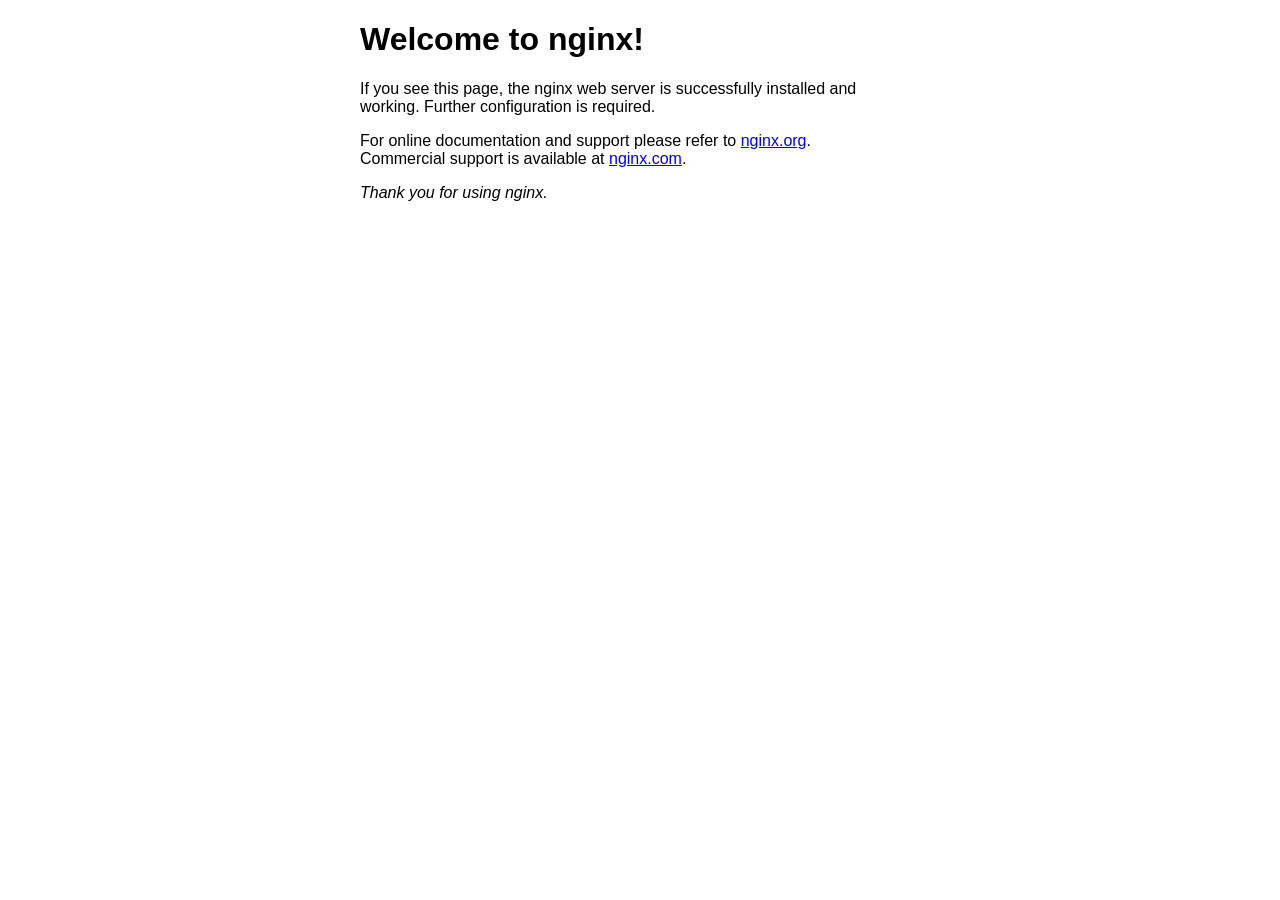
<file: dianping-nginx-1.18.0/nginx-1.18.0 dianping/html/index.html>
<!DOCTYPE html>
<html>
<head>
<title>Welcome to nginx!</title>
<style>
    body {
        width: 35em;
        margin: 0 auto;
        font-family: Tahoma, Verdana, Arial, sans-serif;
    }
</style>
</head>
<body>
<h1>Welcome to nginx!</h1>
<p>If you see this page, the nginx web server is successfully installed and
working. Further configuration is required.</p>

<p>For online documentation and support please refer to
<a href="http://nginx.org/">nginx.org</a>.<br/>
Commercial support is available at
<a href="http://nginx.com/">nginx.com</a>.</p>

<p><em>Thank you for using nginx.</em></p>
</body>
</html>
</file>
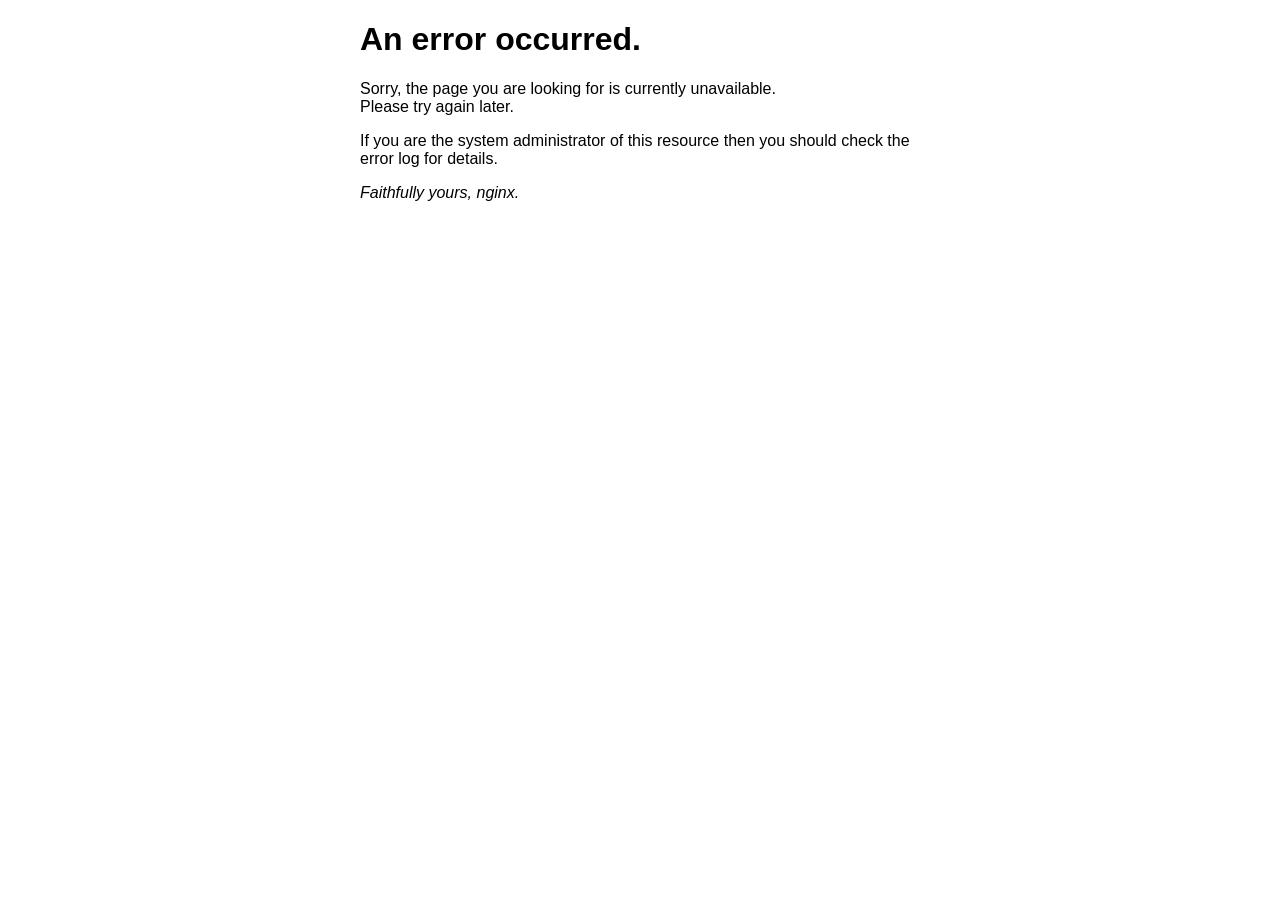
<file: dianping-nginx-1.18.0/nginx-1.18.0 dianping/html/50x.html>
<!DOCTYPE html>
<html>
<head>
<title>Error</title>
<style>
    body {
        width: 35em;
        margin: 0 auto;
        font-family: Tahoma, Verdana, Arial, sans-serif;
    }
</style>
</head>
<body>
<h1>An error occurred.</h1>
<p>Sorry, the page you are looking for is currently unavailable.<br/>
Please try again later.</p>
<p>If you are the system administrator of this resource then you should check
the error log for details.</p>
<p><em>Faithfully yours, nginx.</em></p>
</body>
</html>
</file>
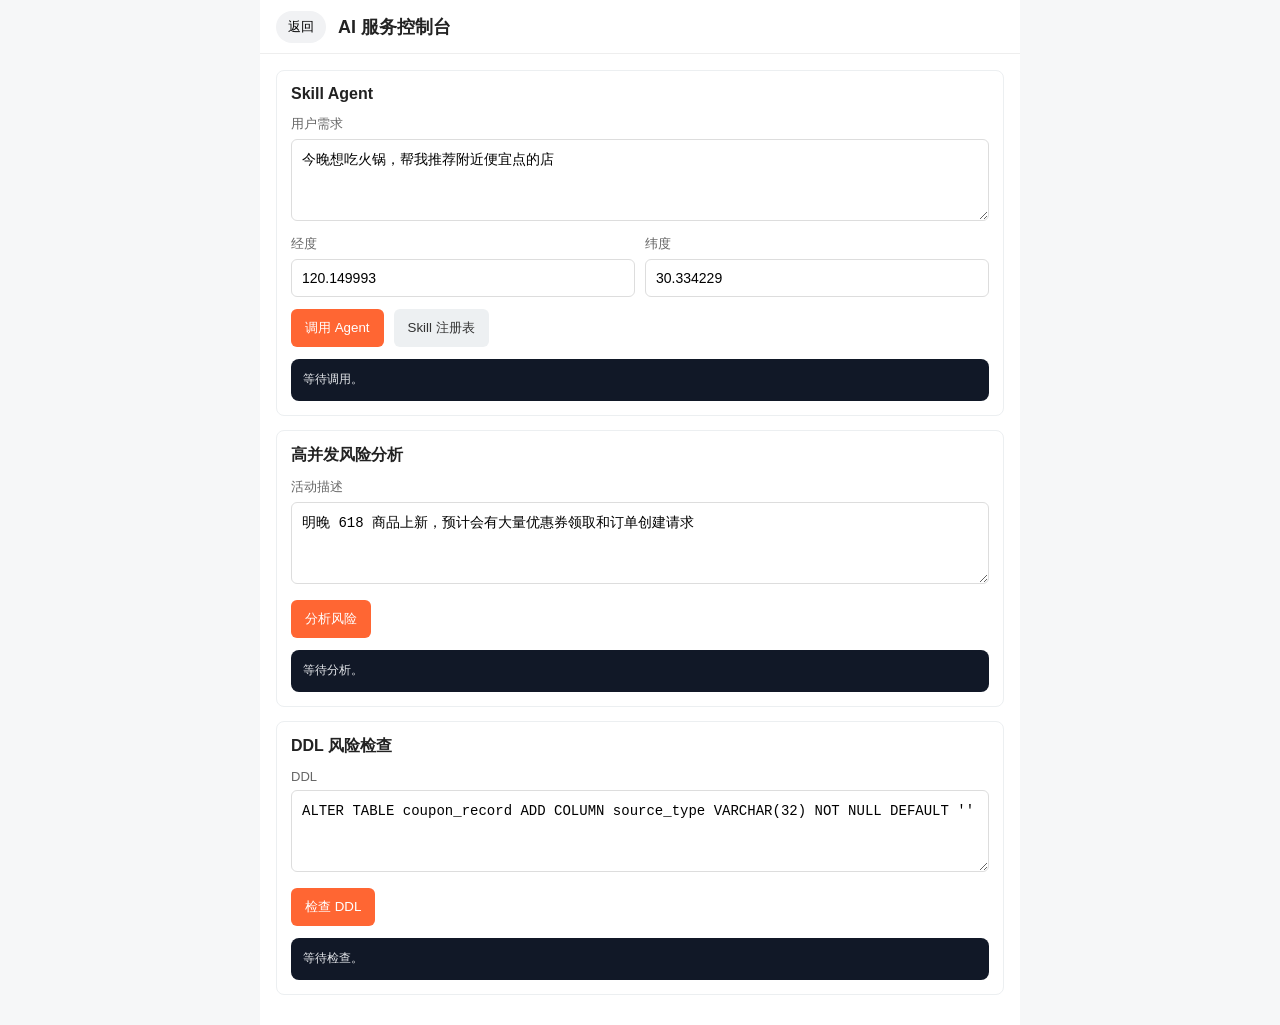
<file: dianping-nginx-1.18.0/nginx-1.18.0 dianping/html/hmdp/ai-console.html>
<!DOCTYPE html>
<html lang="zh-CN">
<head>
  <meta charset="UTF-8">
  <meta name="viewport" content="width=device-width, initial-scale=1, maximum-scale=1, user-scalable=0">
  <title>AI 服务控制台</title>
  <script src="./js/axios.min.js"></script>
  <style>
    * { box-sizing: border-box; }
    body {
      margin: 0;
      background: #f6f7f8;
      color: #222;
      font-family: Arial, "Microsoft YaHei", sans-serif;
    }
    .page {
      max-width: 760px;
      min-height: 100vh;
      margin: 0 auto;
      background: #fff;
    }
    .header {
      position: sticky;
      top: 0;
      z-index: 2;
      height: 54px;
      display: flex;
      align-items: center;
      gap: 12px;
      padding: 0 16px;
      border-bottom: 1px solid #eee;
      background: #fff;
    }
    .back {
      border: 0;
      background: #f1f2f4;
      border-radius: 18px;
      padding: 7px 12px;
      cursor: pointer;
    }
    h1 {
      margin: 0;
      font-size: 18px;
    }
    .content {
      padding: 16px;
    }
    .card {
      border: 1px solid #eceff1;
      border-radius: 8px;
      padding: 14px;
      margin-bottom: 14px;
      background: #fff;
    }
    .card h2 {
      margin: 0 0 12px;
      font-size: 16px;
    }
    label {
      display: block;
      margin: 10px 0 6px;
      color: #666;
      font-size: 13px;
    }
    input, textarea, select {
      width: 100%;
      border: 1px solid #ddd;
      border-radius: 6px;
      padding: 10px;
      font-size: 14px;
      outline: none;
    }
    textarea {
      min-height: 82px;
      resize: vertical;
      line-height: 1.5;
    }
    .row {
      display: grid;
      grid-template-columns: 1fr 1fr;
      gap: 10px;
    }
    .actions {
      display: flex;
      flex-wrap: wrap;
      gap: 10px;
      margin-top: 12px;
    }
    button.primary {
      border: 0;
      border-radius: 6px;
      background: #ff6633;
      color: #fff;
      padding: 10px 14px;
      cursor: pointer;
    }
    button.secondary {
      border: 0;
      border-radius: 6px;
      background: #edf0f2;
      color: #333;
      padding: 10px 14px;
      cursor: pointer;
    }
    pre {
      margin: 12px 0 0;
      padding: 12px;
      border-radius: 8px;
      background: #111827;
      color: #e5e7eb;
      white-space: pre-wrap;
      overflow: auto;
      max-height: 360px;
      font-size: 12px;
      line-height: 1.5;
    }
  </style>
</head>
<body>
<div class="page">
  <div class="header">
    <button class="back" onclick="history.back()">返回</button>
    <h1>AI 服务控制台</h1>
  </div>
  <div class="content">
    <div class="card">
      <h2>Skill Agent</h2>
      <label>用户需求</label>
      <textarea id="agentInput">今晚想吃火锅，帮我推荐附近便宜点的店</textarea>
      <div class="row">
        <div>
          <label>经度</label>
          <input id="agentX" value="120.149993">
        </div>
        <div>
          <label>纬度</label>
          <input id="agentY" value="30.334229">
        </div>
      </div>
      <div class="actions">
        <button class="primary" onclick="callAgent()">调用 Agent</button>
        <button class="secondary" onclick="getRegistry()">Skill 注册表</button>
      </div>
      <pre id="agentResult">等待调用。</pre>
    </div>

    <div class="card">
      <h2>高并发风险分析</h2>
      <label>活动描述</label>
      <textarea id="riskDesc">明晚 618 商品上新，预计会有大量优惠券领取和订单创建请求</textarea>
      <div class="actions">
        <button class="primary" onclick="analyzeRisk()">分析风险</button>
      </div>
      <pre id="riskResult">等待分析。</pre>
    </div>

    <div class="card">
      <h2>DDL 风险检查</h2>
      <label>DDL</label>
      <textarea id="ddlText">ALTER TABLE coupon_record ADD COLUMN source_type VARCHAR(32) NOT NULL DEFAULT ''</textarea>
      <div class="actions">
        <button class="primary" onclick="checkDdl()">检查 DDL</button>
      </div>
      <pre id="ddlResult">等待检查。</pre>
    </div>
  </div>
</div>

<script>
  axios.defaults.timeout = 8000;

  function show(id, data) {
    document.getElementById(id).textContent = typeof data === "string" ? data : JSON.stringify(data, null, 2);
  }

  function err(e) {
    if (e.response) return {status: e.response.status, data: e.response.data};
    return {message: e.message};
  }

  async function post(url, body, target) {
    try {
      const res = await axios.post(url, body);
      show(target, res.data);
    } catch (e) {
      show(target, err(e));
    }
  }

  async function get(url, target) {
    try {
      const res = await axios.get(url);
      show(target, res.data);
    } catch (e) {
      show(target, err(e));
    }
  }

  function callAgent() {
    post("/api/skill/agent/chat", {
      userId: 1,
      userInput: document.getElementById("agentInput").value,
      params: {
        x: Number(document.getElementById("agentX").value),
        y: Number(document.getElementById("agentY").value)
      }
    }, "agentResult");
  }

  function getRegistry() {
    get("/api/skill/registry", "agentResult");
  }

  function analyzeRisk() {
    post("/api/risk/analyze", {eventDesc: document.getElementById("riskDesc").value}, "riskResult");
  }

  function checkDdl() {
    post("/api/risk/ddl-check", {ddl: document.getElementById("ddlText").value}, "ddlResult");
  }
</script>
</body>
</html>
</file>
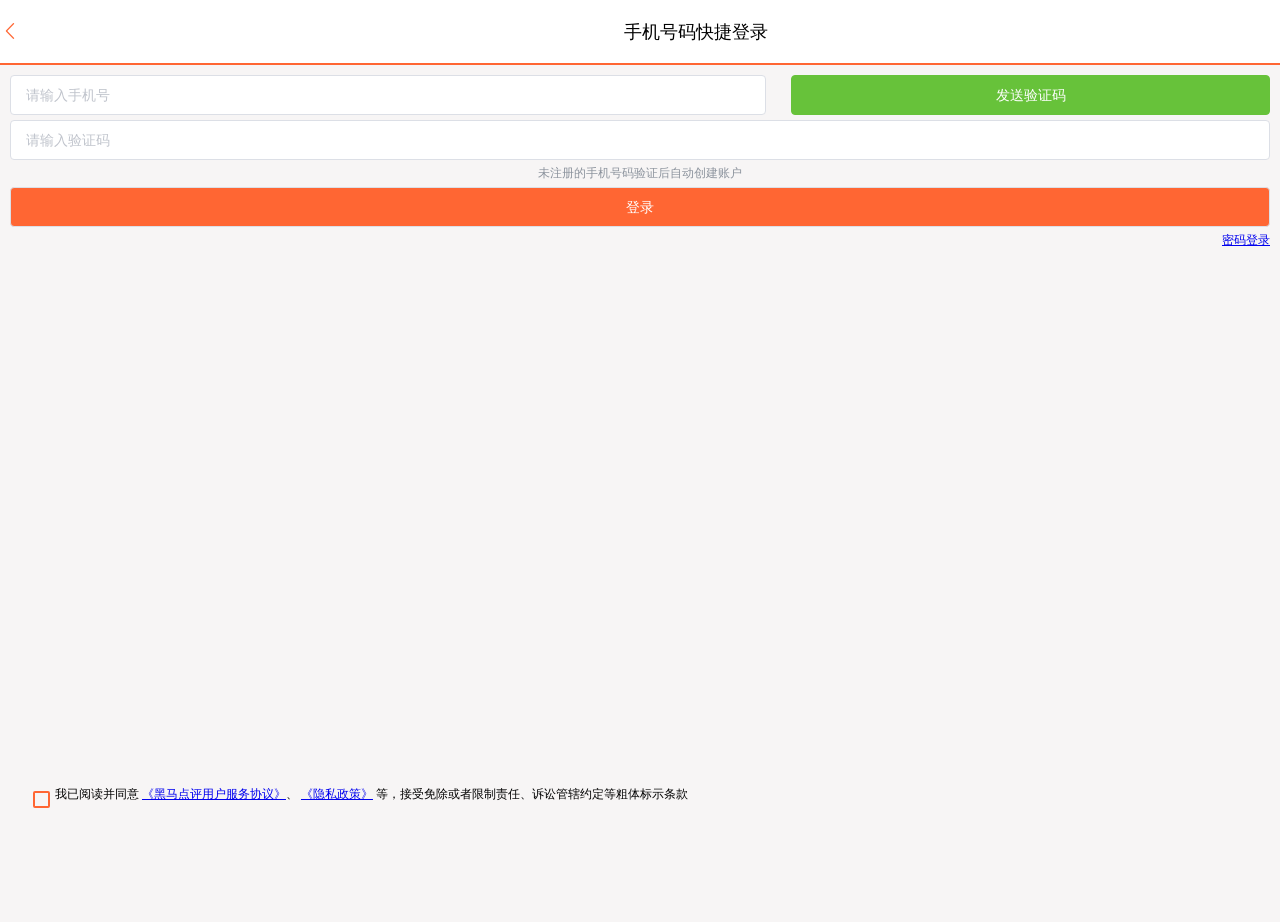
<file: dianping-nginx-1.18.0/nginx-1.18.0 dianping/html/hmdp/login.html>
<!DOCTYPE html>
<html lang="en">
<head>
  <meta http-equiv="Content-Type" content="text/html; charset=UTF-8">
  <meta name="viewport" content="width=device-width, initial-scale=1, maximum-scale=1, user-scalable=0">
  <title>黑马点评</title>
  <!-- 引入样式 -->
  <link rel="stylesheet" href="./css/element.css">
  <link href="./css/main.css" rel="stylesheet">
  <link href="./css/login.css" rel="stylesheet">

  <style type="text/css">

  </style>
</head>
<body>
<div id="app">
  <div class="login-container">
    <div class="header">
      <div class="header-back-btn" @click="goBack" ><i class="el-icon-arrow-left"></i></div>
      <div class="header-title">手机号码快捷登录&nbsp;&nbsp;&nbsp;</div>
    </div>
    <div class="content">
      <div class="login-form">
        <div style="display: flex; justify-content: space-between">
          <el-input style="width: 60%" placeholder="请输入手机号" v-model="form.phone" >
          </el-input>
          <el-button style="width: 38%" @click="sendCode" type="success" :disabled="disabled">{{codeBtnMsg}}</el-button>
        </div>

        <div style="height: 5px"></div>
        <el-input placeholder="请输入验证码" v-model="form.code">
        </el-input>
        <div style="text-align: center; color: #8c939d;margin: 5px 0">未注册的手机号码验证后自动创建账户</div>
        <el-button @click="login" style="width: 100%; background-color:#f63; color: #fff;">登录</el-button>
        <div style="text-align: right; color:#333333; margin: 5px 0"><a href="/login2.html">密码登录</a></div>
      </div>
      <div class="login-radio">
        <div>
          <input id="readed" type="checkbox" v-model="agreed">
          <label for="readed"></label>
        </div>
        <div>我已阅读并同意
          <a href="javascript:void(0)">
          《黑马点评用户服务协议》</a>、
          <a href="javascript:void(0)">《隐私政策》</a>
          等，接受免除或者限制责任、诉讼管辖约定等粗体标示条款
        </div>
      </div>
    </div>
  </div>
</div>
<script src="./js/vue.js"></script>
<script src="./js/axios.min.js"></script>
<!-- 引入组件库 -->
<script src="./js/element.js"></script>
<script src="./js/common.js"></script>
<script src="./js/footer.js"></script>
<script>

  const app = new Vue({
    el: "#app",
    data: {
      agreed: false,
      disabled: false, // 发送短信按钮
      codeBtnMsg: "发送验证码", // 发送短信按钮提示
      form:{
      }
    },
    methods: {
      login(){
        if(!this.agreed){
          this.$message.error("请先确认阅读用户协议！");
          return
        }
        if(!this.form.phone || !this.form.code){
          this.$message.error("手机号和验证码不能为空！");
          return
        }
        axios.post("/user/login", this.form)
        .then(({data}) => {
            if(data){
              // 保存用户信息到session
              sessionStorage.setItem("token", data.data || data);
            }
            // 跳转到首页
            location.href = "/index.html"
        })
        .catch(err => this.$message.error(err))
      },
      goBack(){
        history.back();
      },
      sendCode(){
        if (!this.form.phone) {
          this.$message.error("手机号不能为空");
          return;
        }
        // 发送验证码
        axios.post("/user/code?phone="+this.form.phone)
          .then(() => {})
          .catch(err => {
            console.log(err);
            this.$message.error(err)
          });
        // 禁用按钮
        this.disabled = true;
        // 按钮倒计时
        let i = 60;
        this.codeBtnMsg = (i--) + '秒后可重发'
        let taskId = setInterval(() => this.codeBtnMsg = (i--) + '秒后可重发', 1000);
        setTimeout(() => {
          this.disabled = false;
          clearInterval(taskId);
          this.codeBtnMsg = "发送验证码";
        }, 59000)
      }
    }
  })
</script>
</body>
</html>
</file>
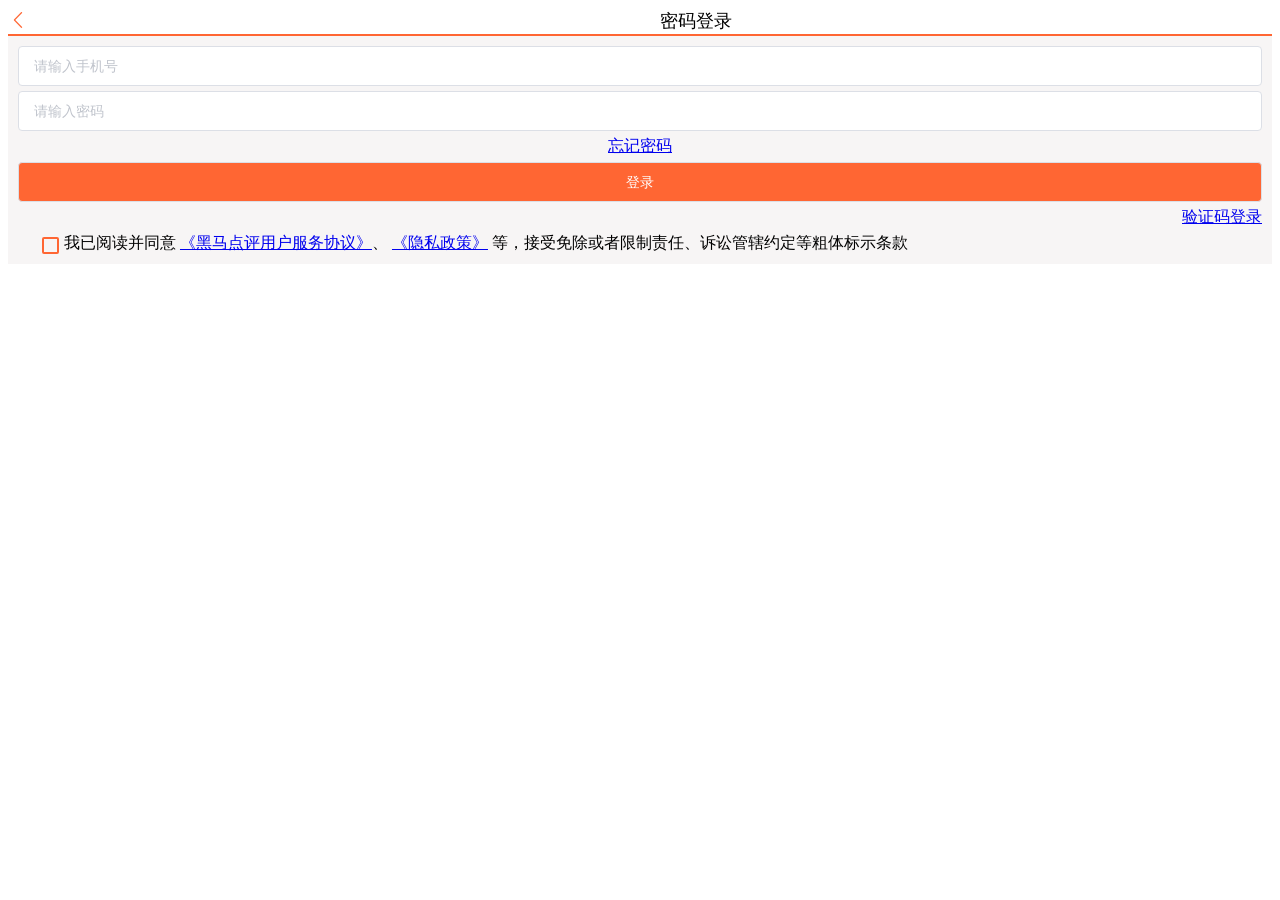
<file: dianping-nginx-1.18.0/nginx-1.18.0 dianping/html/hmdp/login2.html>
<!DOCTYPE html>
<html lang="en">
<head>
  <meta http-equiv="Content-Type" content="text/html; charset=UTF-8">
  <meta name="viewport" content="width=device-width, initial-scale=1, maximum-scale=1, user-scalable=0">
  <title>黑马点评</title>
  <link href="./css/login.css" rel="stylesheet">
  <!-- 引入样式 -->
  <link rel="stylesheet" href="./css/element.css">

  <style type="text/css">
      .el-radio__input.is-checked .el-radio__inner {
          border-color: #F63;
          background: #F63;
      }
      .el-input__inner:focus {
          border: 1px solid #F63;
      }
  </style>
</head>
<body>
<div id="app">
  <div class="login-container">
    <div class="header">
      <div class="header-back-btn" @click="goBack"><i class="el-icon-arrow-left"></i></div>
      <div class="header-title">密码登录&nbsp;&nbsp;&nbsp;</div>
    </div>
    <div class="content">
      <div class="login-form">
        <el-input placeholder="请输入手机号" v-model="form.phone">
        </el-input>
        <div style="height: 5px"></div>
        <el-input placeholder="请输入密码" v-model="form.password">
        </el-input>
        <div style="text-align: center; color: #8c939d;margin: 5px 0"><a href="javascript:void(0)">忘记密码</a></div>
        <el-button @click="login" style="width: 100%; background-color:#f63; color: #fff;">登录</el-button>
        <div style="text-align: right; color:#333333; margin: 5px 0"><a href="/login.html">验证码登录</a></div>
      </div>
      <div class="login-radio">
        <div>
          <input id="readed" type="checkbox" v-model="agreed">
          <label for="readed"></label>
        </div>
        <div>我已阅读并同意
          <a href="javascript:void(0)">
          《黑马点评用户服务协议》</a>、
          <a href="javascript:void(0)">《隐私政策》</a>
          等，接受免除或者限制责任、诉讼管辖约定等粗体标示条款
        </div>
      </div>
    </div>
  </div>
</div>
<script src="./js/vue.js"></script>
<script src="./js/axios.min.js"></script>
<!-- 引入组件库 -->
<script src="./js/element.js"></script>
<script src="./js/common.js"></script>
<script>

  const app = new Vue({
    el: "#app",
    data: {
      agreed: false,
      form:{
      }
    },
    methods: {
      login(){
        if(!this.agreed){
          this.$message.error("请先确认阅读用户协议！");
          return;
        }
        axios.post("/user/login", this.form)
          .then(({data}) => {
            if(data){
              // 保存用户信息到session
              sessionStorage.setItem("token", data.data || data);
            }
            // 跳转到首页
            location.href = "/info.html"
          })
          .catch(err => this.$message.error(err))
      },
      goBack(){
        history.back();
      }
    }
  })
</script>
</body>
</html>
</file>
<file: dianping-nginx-1.18.0/nginx-1.18.0 dianping/html/hmdp/css/element.css>
@charset "UTF-8";.el-pagination--small .arrow.disabled,.el-table .hidden-columns,.el-table td.is-hidden>*,.el-table th.is-hidden>*,.el-table--hidden{visibility:hidden}.el-dropdown .el-dropdown-selfdefine:focus:active,.el-dropdown .el-dropdown-selfdefine:focus:not(.focusing),.el-message__closeBtn:focus,.el-message__content:focus,.el-popover:focus,.el-popover:focus:active,.el-popover__reference:focus:hover,.el-popover__reference:focus:not(.focusing),.el-rate:active,.el-rate:focus,.el-tooltip:focus:hover,.el-tooltip:focus:not(.focusing),.el-upload-list__item.is-success:active,.el-upload-list__item.is-success:not(.focusing):focus{outline-width:0}.el-input__suffix,.el-tree.is-dragging .el-tree-node__content *{pointer-events:none}@font-face{font-family:element-icons;src:url(fonts/element-icons.woff) format("woff"),url(fonts/element-icons.ttf) format("truetype");font-weight:400;font-display:"auto";font-style:normal}[class*=" el-icon-"],[class^=el-icon-]{font-family:element-icons!important;speak:none;font-style:normal;font-weight:400;font-variant:normal;text-transform:none;line-height:1;vertical-align:baseline;display:inline-block;-webkit-font-smoothing:antialiased;-moz-osx-font-smoothing:grayscale}.el-icon-ice-cream-round:before{content:"\e6a0"}.el-icon-ice-cream-square:before{content:"\e6a3"}.el-icon-lollipop:before{content:"\e6a4"}.el-icon-potato-strips:before{content:"\e6a5"}.el-icon-milk-tea:before{content:"\e6a6"}.el-icon-ice-drink:before{content:"\e6a7"}.el-icon-ice-tea:before{content:"\e6a9"}.el-icon-coffee:before{content:"\e6aa"}.el-icon-orange:before{content:"\e6ab"}.el-icon-pear:before{content:"\e6ac"}.el-icon-apple:before{content:"\e6ad"}.el-icon-cherry:before{content:"\e6ae"}.el-icon-watermelon:before{content:"\e6af"}.el-icon-grape:before{content:"\e6b0"}.el-icon-refrigerator:before{content:"\e6b1"}.el-icon-goblet-square-full:before{content:"\e6b2"}.el-icon-goblet-square:before{content:"\e6b3"}.el-icon-goblet-full:before{content:"\e6b4"}.el-icon-goblet:before{content:"\e6b5"}.el-icon-cold-drink:before{content:"\e6b6"}.el-icon-coffee-cup:before{content:"\e6b8"}.el-icon-water-cup:before{content:"\e6b9"}.el-icon-hot-water:before{content:"\e6ba"}.el-icon-ice-cream:before{content:"\e6bb"}.el-icon-dessert:before{content:"\e6bc"}.el-icon-sugar:before{content:"\e6bd"}.el-icon-tableware:before{content:"\e6be"}.el-icon-burger:before{content:"\e6bf"}.el-icon-knife-fork:before{content:"\e6c1"}.el-icon-fork-spoon:before{content:"\e6c2"}.el-icon-chicken:before{content:"\e6c3"}.el-icon-food:before{content:"\e6c4"}.el-icon-dish-1:before{content:"\e6c5"}.el-icon-dish:before{content:"\e6c6"}.el-icon-moon-night:before{content:"\e6ee"}.el-icon-moon:before{content:"\e6f0"}.el-icon-cloudy-and-sunny:before{content:"\e6f1"}.el-icon-partly-cloudy:before{content:"\e6f2"}.el-icon-cloudy:before{content:"\e6f3"}.el-icon-sunny:before{content:"\e6f6"}.el-icon-sunset:before{content:"\e6f7"}.el-icon-sunrise-1:before{content:"\e6f8"}.el-icon-sunrise:before{content:"\e6f9"}.el-icon-heavy-rain:before{content:"\e6fa"}.el-icon-lightning:before{content:"\e6fb"}.el-icon-light-rain:before{content:"\e6fc"}.el-icon-wind-power:before{content:"\e6fd"}.el-icon-baseball:before{content:"\e712"}.el-icon-soccer:before{content:"\e713"}.el-icon-football:before{content:"\e715"}.el-icon-basketball:before{content:"\e716"}.el-icon-ship:before{content:"\e73f"}.el-icon-truck:before{content:"\e740"}.el-icon-bicycle:before{content:"\e741"}.el-icon-mobile-phone:before{content:"\e6d3"}.el-icon-service:before{content:"\e6d4"}.el-icon-key:before{content:"\e6e2"}.el-icon-unlock:before{content:"\e6e4"}.el-icon-lock:before{content:"\e6e5"}.el-icon-watch:before{content:"\e6fe"}.el-icon-watch-1:before{content:"\e6ff"}.el-icon-timer:before{content:"\e702"}.el-icon-alarm-clock:before{content:"\e703"}.el-icon-map-location:before{content:"\e704"}.el-icon-delete-location:before{content:"\e705"}.el-icon-add-location:before{content:"\e706"}.el-icon-location-information:before{content:"\e707"}.el-icon-location-outline:before{content:"\e708"}.el-icon-location:before{content:"\e79e"}.el-icon-place:before{content:"\e709"}.el-icon-discover:before{content:"\e70a"}.el-icon-first-aid-kit:before{content:"\e70b"}.el-icon-trophy-1:before{content:"\e70c"}.el-icon-trophy:before{content:"\e70d"}.el-icon-medal:before{content:"\e70e"}.el-icon-medal-1:before{content:"\e70f"}.el-icon-stopwatch:before{content:"\e710"}.el-icon-mic:before{content:"\e711"}.el-icon-copy-document:before{content:"\e718"}.el-icon-full-screen:before{content:"\e719"}.el-icon-switch-button:before{content:"\e71b"}.el-icon-aim:before{content:"\e71c"}.el-icon-crop:before{content:"\e71d"}.el-icon-odometer:before{content:"\e71e"}.el-icon-time:before{content:"\e71f"}.el-icon-bangzhu:before{content:"\e724"}.el-icon-close-notification:before{content:"\e726"}.el-icon-microphone:before{content:"\e727"}.el-icon-turn-off-microphone:before{content:"\e728"}.el-icon-position:before{content:"\e729"}.el-icon-postcard:before{content:"\e72a"}.el-icon-message:before{content:"\e72b"}.el-icon-chat-line-square:before{content:"\e72d"}.el-icon-chat-dot-square:before{content:"\e72e"}.el-icon-chat-dot-round:before{content:"\e72f"}.el-icon-chat-square:before{content:"\e730"}.el-icon-chat-line-round:before{content:"\e731"}.el-icon-chat-round:before{content:"\e732"}.el-icon-set-up:before{content:"\e733"}.el-icon-turn-off:before{content:"\e734"}.el-icon-open:before{content:"\e735"}.el-icon-connection:before{content:"\e736"}.el-icon-link:before{content:"\e737"}.el-icon-cpu:before{content:"\e738"}.el-icon-thumb:before{content:"\e739"}.el-icon-female:before{content:"\e73a"}.el-icon-male:before{content:"\e73b"}.el-icon-guide:before{content:"\e73c"}.el-icon-news:before{content:"\e73e"}.el-icon-price-tag:before{content:"\e744"}.el-icon-discount:before{content:"\e745"}.el-icon-wallet:before{content:"\e747"}.el-icon-coin:before{content:"\e748"}.el-icon-money:before{content:"\e749"}.el-icon-bank-card:before{content:"\e74a"}.el-icon-box:before{content:"\e74b"}.el-icon-present:before{content:"\e74c"}.el-icon-sell:before{content:"\e6d5"}.el-icon-sold-out:before{content:"\e6d6"}.el-icon-shopping-bag-2:before{content:"\e74d"}.el-icon-shopping-bag-1:before{content:"\e74e"}.el-icon-shopping-cart-2:before{content:"\e74f"}.el-icon-shopping-cart-1:before{content:"\e750"}.el-icon-shopping-cart-full:before{content:"\e751"}.el-icon-smoking:before{content:"\e752"}.el-icon-no-smoking:before{content:"\e753"}.el-icon-house:before{content:"\e754"}.el-icon-table-lamp:before{content:"\e755"}.el-icon-school:before{content:"\e756"}.el-icon-office-building:before{content:"\e757"}.el-icon-toilet-paper:before{content:"\e758"}.el-icon-notebook-2:before{content:"\e759"}.el-icon-notebook-1:before{content:"\e75a"}.el-icon-files:before{content:"\e75b"}.el-icon-collection:before{content:"\e75c"}.el-icon-receiving:before{content:"\e75d"}.el-icon-suitcase-1:before{content:"\e760"}.el-icon-suitcase:before{content:"\e761"}.el-icon-film:before{content:"\e763"}.el-icon-collection-tag:before{content:"\e765"}.el-icon-data-analysis:before{content:"\e766"}.el-icon-pie-chart:before{content:"\e767"}.el-icon-data-board:before{content:"\e768"}.el-icon-data-line:before{content:"\e76d"}.el-icon-reading:before{content:"\e769"}.el-icon-magic-stick:before{content:"\e76a"}.el-icon-coordinate:before{content:"\e76b"}.el-icon-mouse:before{content:"\e76c"}.el-icon-brush:before{content:"\e76e"}.el-icon-headset:before{content:"\e76f"}.el-icon-umbrella:before{content:"\e770"}.el-icon-scissors:before{content:"\e771"}.el-icon-mobile:before{content:"\e773"}.el-icon-attract:before{content:"\e774"}.el-icon-monitor:before{content:"\e775"}.el-icon-search:before{content:"\e778"}.el-icon-takeaway-box:before{content:"\e77a"}.el-icon-paperclip:before{content:"\e77d"}.el-icon-printer:before{content:"\e77e"}.el-icon-document-add:before{content:"\e782"}.el-icon-document:before{content:"\e785"}.el-icon-document-checked:before{content:"\e786"}.el-icon-document-copy:before{content:"\e787"}.el-icon-document-delete:before{content:"\e788"}.el-icon-document-remove:before{content:"\e789"}.el-icon-tickets:before{content:"\e78b"}.el-icon-folder-checked:before{content:"\e77f"}.el-icon-folder-delete:before{content:"\e780"}.el-icon-folder-remove:before{content:"\e781"}.el-icon-folder-add:before{content:"\e783"}.el-icon-folder-opened:before{content:"\e784"}.el-icon-folder:before{content:"\e78a"}.el-icon-edit-outline:before{content:"\e764"}.el-icon-edit:before{content:"\e78c"}.el-icon-date:before{content:"\e78e"}.el-icon-c-scale-to-original:before{content:"\e7c6"}.el-icon-view:before{content:"\e6ce"}.el-icon-loading:before{content:"\e6cf"}.el-icon-rank:before{content:"\e6d1"}.el-icon-sort-down:before{content:"\e7c4"}.el-icon-sort-up:before{content:"\e7c5"}.el-icon-sort:before{content:"\e6d2"}.el-icon-finished:before{content:"\e6cd"}.el-icon-refresh-left:before{content:"\e6c7"}.el-icon-refresh-right:before{content:"\e6c8"}.el-icon-refresh:before{content:"\e6d0"}.el-icon-video-play:before{content:"\e7c0"}.el-icon-video-pause:before{content:"\e7c1"}.el-icon-d-arrow-right:before{content:"\e6dc"}.el-icon-d-arrow-left:before{content:"\e6dd"}.el-icon-arrow-up:before{content:"\e6e1"}.el-icon-arrow-down:before{content:"\e6df"}.el-icon-arrow-right:before{content:"\e6e0"}.el-icon-arrow-left:before{content:"\e6de"}.el-icon-top-right:before{content:"\e6e7"}.el-icon-top-left:before{content:"\e6e8"}.el-icon-top:before{content:"\e6e6"}.el-icon-bottom:before{content:"\e6eb"}.el-icon-right:before{content:"\e6e9"}.el-icon-back:before{content:"\e6ea"}.el-icon-bottom-right:before{content:"\e6ec"}.el-icon-bottom-left:before{content:"\e6ed"}.el-icon-caret-top:before{content:"\e78f"}.el-icon-caret-bottom:before{content:"\e790"}.el-icon-caret-right:before{content:"\e791"}.el-icon-caret-left:before{content:"\e792"}.el-icon-d-caret:before{content:"\e79a"}.el-icon-share:before{content:"\e793"}.el-icon-menu:before{content:"\e798"}.el-icon-s-grid:before{content:"\e7a6"}.el-icon-s-check:before{content:"\e7a7"}.el-icon-s-data:before{content:"\e7a8"}.el-icon-s-opportunity:before{content:"\e7aa"}.el-icon-s-custom:before{content:"\e7ab"}.el-icon-s-claim:before{content:"\e7ad"}.el-icon-s-finance:before{content:"\e7ae"}.el-icon-s-comment:before{content:"\e7af"}.el-icon-s-flag:before{content:"\e7b0"}.el-icon-s-marketing:before{content:"\e7b1"}.el-icon-s-shop:before{content:"\e7b4"}.el-icon-s-open:before{content:"\e7b5"}.el-icon-s-management:before{content:"\e7b6"}.el-icon-s-ticket:before{content:"\e7b7"}.el-icon-s-release:before{content:"\e7b8"}.el-icon-s-home:before{content:"\e7b9"}.el-icon-s-promotion:before{content:"\e7ba"}.el-icon-s-operation:before{content:"\e7bb"}.el-icon-s-unfold:before{content:"\e7bc"}.el-icon-s-fold:before{content:"\e7a9"}.el-icon-s-platform:before{content:"\e7bd"}.el-icon-s-order:before{content:"\e7be"}.el-icon-s-cooperation:before{content:"\e7bf"}.el-icon-bell:before{content:"\e725"}.el-icon-message-solid:before{content:"\e799"}.el-icon-video-camera:before{content:"\e772"}.el-icon-video-camera-solid:before{content:"\e796"}.el-icon-camera:before{content:"\e779"}.el-icon-camera-solid:before{content:"\e79b"}.el-icon-download:before{content:"\e77c"}.el-icon-upload2:before{content:"\e77b"}.el-icon-upload:before{content:"\e7c3"}.el-icon-picture-outline-round:before{content:"\e75f"}.el-icon-picture-outline:before{content:"\e75e"}.el-icon-picture:before{content:"\e79f"}.el-icon-close:before{content:"\e6db"}.el-icon-check:before{content:"\e6da"}.el-icon-plus:before{content:"\e6d9"}.el-icon-minus:before{content:"\e6d8"}.el-icon-help:before{content:"\e73d"}.el-icon-s-help:before{content:"\e7b3"}.el-icon-circle-close:before{content:"\e78d"}.el-icon-circle-check:before{content:"\e720"}.el-icon-circle-plus-outline:before{content:"\e723"}.el-icon-remove-outline:before{content:"\e722"}.el-icon-zoom-out:before{content:"\e776"}.el-icon-zoom-in:before{content:"\e777"}.el-icon-error:before{content:"\e79d"}.el-icon-success:before{content:"\e79c"}.el-icon-circle-plus:before{content:"\e7a0"}.el-icon-remove:before{content:"\e7a2"}.el-icon-info:before{content:"\e7a1"}.el-icon-question:before{content:"\e7a4"}.el-icon-warning-outline:before{content:"\e6c9"}.el-icon-warning:before{content:"\e7a3"}.el-icon-goods:before{content:"\e7c2"}.el-icon-s-goods:before{content:"\e7b2"}.el-icon-star-off:before{content:"\e717"}.el-icon-star-on:before{content:"\e797"}.el-icon-more-outline:before{content:"\e6cc"}.el-icon-more:before{content:"\e794"}.el-icon-phone-outline:before{content:"\e6cb"}.el-icon-phone:before{content:"\e795"}.el-icon-user:before{content:"\e6e3"}.el-icon-user-solid:before{content:"\e7a5"}.el-icon-setting:before{content:"\e6ca"}.el-icon-s-tools:before{content:"\e7ac"}.el-icon-delete:before{content:"\e6d7"}.el-icon-delete-solid:before{content:"\e7c9"}.el-icon-eleme:before{content:"\e7c7"}.el-icon-platform-eleme:before{content:"\e7ca"}.el-icon-loading{-webkit-animation:rotating 2s linear infinite;animation:rotating 2s linear infinite}.el-icon--right{margin-left:5px}.el-icon--left{margin-right:5px}@-webkit-keyframes rotating{0%{-webkit-transform:rotateZ(0);transform:rotateZ(0)}100%{-webkit-transform:rotateZ(360deg);transform:rotateZ(360deg)}}@keyframes rotating{0%{-webkit-transform:rotateZ(0);transform:rotateZ(0)}100%{-webkit-transform:rotateZ(360deg);transform:rotateZ(360deg)}}.el-pagination{white-space:nowrap;padding:2px 5px;color:#303133;font-weight:700}.el-pagination::after,.el-pagination::before{display:table;content:""}.el-pagination::after{clear:both}.el-pagination button,.el-pagination span:not([class*=suffix]){display:inline-block;font-size:13px;min-width:35.5px;height:28px;line-height:28px;vertical-align:top;-webkit-box-sizing:border-box;box-sizing:border-box}.el-pagination .el-input__inner{text-align:center;-moz-appearance:textfield;line-height:normal}.el-pagination .el-input__suffix{right:0;-webkit-transform:scale(.8);transform:scale(.8)}.el-pagination .el-select .el-input{width:100px;margin:0 5px}.el-pagination .el-select .el-input .el-input__inner{padding-right:25px;border-radius:3px}.el-pagination button{border:none;padding:0 6px;background:0 0}.el-pagination button:focus{outline:0}.el-pagination button:hover{color:#FF6633}.el-pagination button:disabled{color:#C0C4CC;background-color:#FFF;cursor:not-allowed}.el-pagination .btn-next,.el-pagination .btn-prev{background:center center no-repeat #FFF;background-size:16px;cursor:pointer;margin:0;color:#303133}.el-pagination .btn-next .el-icon,.el-pagination .btn-prev .el-icon{display:block;font-size:12px;font-weight:700}.el-pagination .btn-prev{padding-right:12px}.el-pagination .btn-next{padding-left:12px}.el-pagination .el-pager li.disabled{color:#C0C4CC;cursor:not-allowed}.el-pager li,.el-pager li.btn-quicknext:hover,.el-pager li.btn-quickprev:hover{cursor:pointer}.el-pagination--small .btn-next,.el-pagination--small .btn-prev,.el-pagination--small .el-pager li,.el-pagination--small .el-pager li.btn-quicknext,.el-pagination--small .el-pager li.btn-quickprev,.el-pagination--small .el-pager li:last-child{border-color:transparent;font-size:12px;line-height:22px;height:22px;min-width:22px}.el-pagination--small .more::before,.el-pagination--small li.more::before{line-height:24px}.el-pagination--small button,.el-pagination--small span:not([class*=suffix]){height:22px;line-height:22px}.el-pagination--small .el-pagination__editor,.el-pagination--small .el-pagination__editor.el-input .el-input__inner{height:22px}.el-pagination__sizes{margin:0 10px 0 0;font-weight:400;color:#606266}.el-pagination__sizes .el-input .el-input__inner{font-size:13px;padding-left:8px}.el-pagination__sizes .el-input .el-input__inner:hover{border-color:#FF6633}.el-pagination__total{margin-right:10px;font-weight:400;color:#606266}.el-pagination__jump{margin-left:24px;font-weight:400;color:#606266}.el-pagination__jump .el-input__inner{padding:0 3px}.el-pagination__rightwrapper{float:right}.el-pagination__editor{line-height:18px;padding:0 2px;height:28px;text-align:center;margin:0 2px;-webkit-box-sizing:border-box;box-sizing:border-box;border-radius:3px}.el-pager,.el-pagination.is-background .btn-next,.el-pagination.is-background .btn-prev{padding:0}.el-pagination__editor.el-input{width:50px}.el-pagination__editor.el-input .el-input__inner{height:28px}.el-pagination__editor .el-input__inner::-webkit-inner-spin-button,.el-pagination__editor .el-input__inner::-webkit-outer-spin-button{-webkit-appearance:none;margin:0}.el-pagination.is-background .btn-next,.el-pagination.is-background .btn-prev,.el-pagination.is-background .el-pager li{margin:0 5px;background-color:#f4f4f5;color:#606266;min-width:30px;border-radius:2px}.el-pagination.is-background .btn-next.disabled,.el-pagination.is-background .btn-next:disabled,.el-pagination.is-background .btn-prev.disabled,.el-pagination.is-background .btn-prev:disabled,.el-pagination.is-background .el-pager li.disabled{color:#C0C4CC}.el-pagination.is-background .el-pager li:not(.disabled):hover{color:#FF6633}.el-pagination.is-background .el-pager li:not(.disabled).active{background-color:#FF6633;color:#FFF}.el-dialog,.el-pager li{background:#FFF;-webkit-box-sizing:border-box}.el-pagination.is-background.el-pagination--small .btn-next,.el-pagination.is-background.el-pagination--small .btn-prev,.el-pagination.is-background.el-pagination--small .el-pager li{margin:0 3px;min-width:22px}.el-pager,.el-pager li{vertical-align:top;margin:0;display:inline-block}.el-pager{-webkit-user-select:none;-moz-user-select:none;-ms-user-select:none;user-select:none;list-style:none;font-size:0}.el-date-table,.el-table th{-webkit-user-select:none;-moz-user-select:none}.el-pager .more::before{line-height:30px}.el-pager li{padding:0 4px;font-size:13px;min-width:35.5px;height:28px;line-height:28px;box-sizing:border-box;text-align:center}.el-menu--collapse .el-menu .el-submenu,.el-menu--popup{min-width:200px}.el-pager li.btn-quicknext,.el-pager li.btn-quickprev{line-height:28px;color:#303133}.el-pager li.btn-quicknext.disabled,.el-pager li.btn-quickprev.disabled{color:#C0C4CC}.el-pager li.active+li{border-left:0}.el-pager li:hover{color:#FF6633}.el-pager li.active{color:#FF6633;cursor:default}@-webkit-keyframes v-modal-in{0%{opacity:0}}@-webkit-keyframes v-modal-out{100%{opacity:0}}.el-dialog{position:relative;margin:0 auto 50px;border-radius:2px;-webkit-box-shadow:0 1px 3px rgba(0,0,0,.3);box-shadow:0 1px 3px rgba(0,0,0,.3);box-sizing:border-box;width:50%}.el-dialog.is-fullscreen{width:100%;margin-top:0;margin-bottom:0;height:100%;overflow:auto}.el-dialog__wrapper{position:fixed;top:0;right:0;bottom:0;left:0;overflow:auto;margin:0}.el-dialog__header{padding:20px 20px 10px}.el-dialog__headerbtn{position:absolute;top:20px;right:20px;padding:0;background:0 0;border:none;outline:0;cursor:pointer;font-size:16px}.el-dialog__headerbtn .el-dialog__close{color:#909399}.el-dialog__headerbtn:focus .el-dialog__close,.el-dialog__headerbtn:hover .el-dialog__close{color:#FF6633}.el-dialog__title{line-height:24px;font-size:18px;color:#303133}.el-dialog__body{padding:30px 20px;color:#606266;font-size:14px;word-break:break-all}.el-dialog__footer{padding:10px 20px 20px;text-align:right;-webkit-box-sizing:border-box;box-sizing:border-box}.el-dialog--center{text-align:center}.el-dialog--center .el-dialog__body{text-align:initial;padding:25px 25px 30px}.el-dialog--center .el-dialog__footer{text-align:inherit}.dialog-fade-enter-active{-webkit-animation:dialog-fade-in .3s;animation:dialog-fade-in .3s}.dialog-fade-leave-active{-webkit-animation:dialog-fade-out .3s;animation:dialog-fade-out .3s}@-webkit-keyframes dialog-fade-in{0%{-webkit-transform:translate3d(0,-20px,0);transform:translate3d(0,-20px,0);opacity:0}100%{-webkit-transform:translate3d(0,0,0);transform:translate3d(0,0,0);opacity:1}}@keyframes dialog-fade-in{0%{-webkit-transform:translate3d(0,-20px,0);transform:translate3d(0,-20px,0);opacity:0}100%{-webkit-transform:translate3d(0,0,0);transform:translate3d(0,0,0);opacity:1}}@-webkit-keyframes dialog-fade-out{0%{-webkit-transform:translate3d(0,0,0);transform:translate3d(0,0,0);opacity:1}100%{-webkit-transform:translate3d(0,-20px,0);transform:translate3d(0,-20px,0);opacity:0}}@keyframes dialog-fade-out{0%{-webkit-transform:translate3d(0,0,0);transform:translate3d(0,0,0);opacity:1}100%{-webkit-transform:translate3d(0,-20px,0);transform:translate3d(0,-20px,0);opacity:0}}.el-autocomplete{position:relative;display:inline-block}.el-autocomplete-suggestion{margin:5px 0;-webkit-box-shadow:0 2px 12px 0 rgba(0,0,0,.1);box-shadow:0 2px 12px 0 rgba(0,0,0,.1);border-radius:4px;border:1px solid #E4E7ED;-webkit-box-sizing:border-box;box-sizing:border-box;background-color:#FFF}.el-dropdown-menu,.el-menu--collapse .el-submenu .el-menu{z-index:10;-webkit-box-shadow:0 2px 12px 0 rgba(0,0,0,.1)}.el-autocomplete-suggestion__wrap{max-height:280px;padding:10px 0;-webkit-box-sizing:border-box;box-sizing:border-box}.el-autocomplete-suggestion__list{margin:0;padding:0}.el-autocomplete-suggestion li{padding:0 20px;margin:0;line-height:34px;cursor:pointer;color:#606266;font-size:14px;list-style:none;white-space:nowrap;overflow:hidden;text-overflow:ellipsis}.el-autocomplete-suggestion li.highlighted,.el-autocomplete-suggestion li:hover{background-color:#F5F7FA}.el-autocomplete-suggestion li.divider{margin-top:6px;border-top:1px solid #000}.el-autocomplete-suggestion li.divider:last-child{margin-bottom:-6px}.el-autocomplete-suggestion.is-loading li{text-align:center;height:100px;line-height:100px;font-size:20px;color:#999}.el-autocomplete-suggestion.is-loading li::after{display:inline-block;content:"";height:100%;vertical-align:middle}.el-autocomplete-suggestion.is-loading li:hover{background-color:#FFF}.el-autocomplete-suggestion.is-loading .el-icon-loading{vertical-align:middle}.el-dropdown{display:inline-block;position:relative;color:#606266;font-size:14px}.el-dropdown .el-button-group{display:block}.el-dropdown .el-button-group .el-button{float:none}.el-dropdown .el-dropdown__caret-button{padding-left:5px;padding-right:5px;position:relative;border-left:none}.el-dropdown .el-dropdown__caret-button::before{content:'';position:absolute;display:block;width:1px;top:5px;bottom:5px;left:0;background:rgba(255,255,255,.5)}.el-dropdown .el-dropdown__caret-button.el-button--default::before{background:rgba(220,223,230,.5)}.el-dropdown .el-dropdown__caret-button:hover::before{top:0;bottom:0}.el-dropdown .el-dropdown__caret-button .el-dropdown__icon{padding-left:0}.el-dropdown__icon{font-size:12px;margin:0 3px}.el-dropdown-menu{position:absolute;top:0;left:0;padding:10px 0;margin:5px 0;background-color:#FFF;border:1px solid #EBEEF5;border-radius:4px;box-shadow:0 2px 12px 0 rgba(0,0,0,.1)}.el-dropdown-menu__item{list-style:none;line-height:36px;padding:0 20px;margin:0;font-size:14px;color:#606266;cursor:pointer;outline:0}.el-dropdown-menu__item:focus,.el-dropdown-menu__item:not(.is-disabled):hover{background-color:#ecf5ff;color:#66b1ff}.el-dropdown-menu__item i{margin-right:5px}.el-dropdown-menu__item--divided{position:relative;margin-top:6px;border-top:1px solid #EBEEF5}.el-dropdown-menu__item--divided:before{content:'';height:6px;display:block;margin:0 -20px;background-color:#FFF}.el-dropdown-menu__item.is-disabled{cursor:default;color:#bbb;pointer-events:none}.el-dropdown-menu--medium{padding:6px 0}.el-dropdown-menu--medium .el-dropdown-menu__item{line-height:30px;padding:0 17px;font-size:14px}.el-dropdown-menu--medium .el-dropdown-menu__item.el-dropdown-menu__item--divided{margin-top:6px}.el-dropdown-menu--medium .el-dropdown-menu__item.el-dropdown-menu__item--divided:before{height:6px;margin:0 -17px}.el-dropdown-menu--small{padding:6px 0}.el-dropdown-menu--small .el-dropdown-menu__item{line-height:27px;padding:0 15px;font-size:13px}.el-dropdown-menu--small .el-dropdown-menu__item.el-dropdown-menu__item--divided{margin-top:4px}.el-dropdown-menu--small .el-dropdown-menu__item.el-dropdown-menu__item--divided:before{height:4px;margin:0 -15px}.el-dropdown-menu--mini{padding:3px 0}.el-dropdown-menu--mini .el-dropdown-menu__item{line-height:24px;padding:0 10px;font-size:12px}.el-dropdown-menu--mini .el-dropdown-menu__item.el-dropdown-menu__item--divided{margin-top:3px}.el-dropdown-menu--mini .el-dropdown-menu__item.el-dropdown-menu__item--divided:before{height:3px;margin:0 -10px}.el-menu{border-right:solid 1px #e6e6e6;list-style:none;position:relative;margin:0;padding-left:0;background-color:#FFF}.el-menu--horizontal>.el-menu-item:not(.is-disabled):focus,.el-menu--horizontal>.el-menu-item:not(.is-disabled):hover,.el-menu--horizontal>.el-submenu .el-submenu__title:hover{background-color:#fff}.el-menu::after,.el-menu::before{display:table;content:""}.el-menu::after{clear:both}.el-menu.el-menu--horizontal{border-bottom:solid 1px #e6e6e6}.el-menu--horizontal{border-right:none}.el-menu--horizontal>.el-menu-item{float:left;height:60px;line-height:60px;margin:0;border-bottom:2px solid transparent;color:#909399}.el-menu--horizontal>.el-menu-item a,.el-menu--horizontal>.el-menu-item a:hover{color:inherit}.el-menu--horizontal>.el-submenu{float:left}.el-menu--horizontal>.el-submenu:focus,.el-menu--horizontal>.el-submenu:hover{outline:0}.el-menu--horizontal>.el-submenu:focus .el-submenu__title,.el-menu--horizontal>.el-submenu:hover .el-submenu__title{color:#303133}.el-menu--horizontal>.el-submenu.is-active .el-submenu__title{border-bottom:2px solid #FF6633;color:#303133}.el-menu--horizontal>.el-submenu .el-submenu__title{height:60px;line-height:60px;border-bottom:2px solid transparent;color:#909399}.el-menu--horizontal>.el-submenu .el-submenu__icon-arrow{position:static;vertical-align:middle;margin-left:8px;margin-top:-3px}.el-menu--horizontal .el-menu .el-menu-item,.el-menu--horizontal .el-menu .el-submenu__title{background-color:#FFF;float:none;height:36px;line-height:36px;padding:0 10px;color:#909399}.el-menu--horizontal .el-menu .el-menu-item.is-active,.el-menu--horizontal .el-menu .el-submenu.is-active>.el-submenu__title{color:#303133}.el-menu--horizontal .el-menu-item:not(.is-disabled):focus,.el-menu--horizontal .el-menu-item:not(.is-disabled):hover{outline:0;color:#303133}.el-menu--horizontal>.el-menu-item.is-active{border-bottom:2px solid #FF6633;color:#303133}.el-menu--collapse{width:64px}.el-menu--collapse>.el-menu-item [class^=el-icon-],.el-menu--collapse>.el-submenu>.el-submenu__title [class^=el-icon-]{margin:0;vertical-align:middle;width:24px;text-align:center}.el-menu--collapse>.el-menu-item .el-submenu__icon-arrow,.el-menu--collapse>.el-submenu>.el-submenu__title .el-submenu__icon-arrow{display:none}.el-menu--collapse>.el-menu-item span,.el-menu--collapse>.el-submenu>.el-submenu__title span{height:0;width:0;overflow:hidden;visibility:hidden;display:inline-block}.el-menu--collapse>.el-menu-item.is-active i{color:inherit}.el-menu--collapse .el-submenu{position:relative}.el-menu--collapse .el-submenu .el-menu{position:absolute;margin-left:5px;top:0;left:100%;border:1px solid #E4E7ED;border-radius:2px;box-shadow:0 2px 12px 0 rgba(0,0,0,.1)}.el-menu-item,.el-submenu__title{height:56px;line-height:56px;position:relative;-webkit-box-sizing:border-box;white-space:nowrap;list-style:none}.el-menu--collapse .el-submenu.is-opened>.el-submenu__title .el-submenu__icon-arrow{-webkit-transform:none;transform:none}.el-menu--popup{z-index:100;border:none;padding:5px 0;border-radius:2px;-webkit-box-shadow:0 2px 12px 0 rgba(0,0,0,.1);box-shadow:0 2px 12px 0 rgba(0,0,0,.1)}.el-menu--popup-bottom-start{margin-top:5px}.el-menu--popup-right-start{margin-left:5px;margin-right:5px}.el-menu-item{font-size:14px;color:#303133;padding:0 20px;cursor:pointer;-webkit-transition:border-color .3s,background-color .3s,color .3s;transition:border-color .3s,background-color .3s,color .3s;box-sizing:border-box}.el-menu-item *{vertical-align:middle}.el-menu-item i{color:#909399}.el-menu-item:focus,.el-menu-item:hover{outline:0;background-color:#ecf5ff}.el-menu-item.is-disabled{opacity:.25;cursor:not-allowed;background:0 0!important}.el-menu-item [class^=el-icon-]{margin-right:5px;width:24px;text-align:center;font-size:18px;vertical-align:middle}.el-menu-item.is-active{color:#FF6633}.el-menu-item.is-active i{color:inherit}.el-submenu{list-style:none;margin:0;padding-left:0}.el-submenu__title{font-size:14px;color:#303133;padding:0 20px;cursor:pointer;-webkit-transition:border-color .3s,background-color .3s,color .3s;transition:border-color .3s,background-color .3s,color .3s;box-sizing:border-box}.el-submenu__title *{vertical-align:middle}.el-submenu__title i{color:#909399}.el-submenu__title:focus,.el-submenu__title:hover{outline:0;background-color:#ecf5ff}.el-submenu__title.is-disabled{opacity:.25;cursor:not-allowed;background:0 0!important}.el-submenu__title:hover{background-color:#ecf5ff}.el-submenu .el-menu{border:none}.el-submenu .el-menu-item{height:50px;line-height:50px;padding:0 45px;min-width:200px}.el-submenu__icon-arrow{position:absolute;top:50%;right:20px;margin-top:-7px;-webkit-transition:-webkit-transform .3s;transition:-webkit-transform .3s;transition:transform .3s;transition:transform .3s,-webkit-transform .3s;font-size:12px}.el-submenu.is-active .el-submenu__title{border-bottom-color:#FF6633}.el-submenu.is-opened>.el-submenu__title .el-submenu__icon-arrow{-webkit-transform:rotateZ(180deg);transform:rotateZ(180deg)}.el-submenu.is-disabled .el-menu-item,.el-submenu.is-disabled .el-submenu__title{opacity:.25;cursor:not-allowed;background:0 0!important}.el-submenu [class^=el-icon-]{vertical-align:middle;margin-right:5px;width:24px;text-align:center;font-size:18px}.el-menu-item-group>ul{padding:0}.el-menu-item-group__title{padding:7px 0 7px 20px;line-height:normal;font-size:12px;color:#909399}.el-radio-button__inner,.el-radio-group{display:inline-block;line-height:1;vertical-align:middle}.horizontal-collapse-transition .el-submenu__title .el-submenu__icon-arrow{-webkit-transition:.2s;transition:.2s;opacity:0}.el-radio-group{font-size:0}.el-radio-button{position:relative;display:inline-block;outline:0}.el-radio-button__inner{white-space:nowrap;background:#FFF;border:1px solid #DCDFE6;font-weight:500;border-left:0;color:#606266;-webkit-appearance:none;text-align:center;-webkit-box-sizing:border-box;box-sizing:border-box;outline:0;margin:0;position:relative;cursor:pointer;-webkit-transition:all .3s cubic-bezier(.645,.045,.355,1);transition:all .3s cubic-bezier(.645,.045,.355,1);padding:12px 20px;font-size:14px;border-radius:0}.el-radio-button__inner.is-round{padding:12px 20px}.el-radio-button__inner:hover{color:#FF6633}.el-radio-button__inner [class*=el-icon-]{line-height:.9}.el-radio-button__inner [class*=el-icon-]+span{margin-left:5px}.el-radio-button:first-child .el-radio-button__inner{border-left:1px solid #DCDFE6;border-radius:4px 0 0 4px;-webkit-box-shadow:none!important;box-shadow:none!important}.el-radio-button__orig-radio{opacity:0;outline:0;position:absolute;z-index:-1}.el-radio-button__orig-radio:checked+.el-radio-button__inner{color:#FFF;background-color:#FF6633;border-color:#FF6633;-webkit-box-shadow:-1px 0 0 0 #FF6633;box-shadow:-1px 0 0 0 #FF6633}.el-radio-button__orig-radio:disabled+.el-radio-button__inner{color:#C0C4CC;cursor:not-allowed;background-image:none;background-color:#FFF;border-color:#EBEEF5;-webkit-box-shadow:none;box-shadow:none}.el-radio-button__orig-radio:disabled:checked+.el-radio-button__inner{background-color:#F2F6FC}.el-radio-button:last-child .el-radio-button__inner{border-radius:0 4px 4px 0}.el-popover,.el-radio-button:first-child:last-child .el-radio-button__inner{border-radius:4px}.el-radio-button--medium .el-radio-button__inner{padding:10px 20px;font-size:14px;border-radius:0}.el-radio-button--medium .el-radio-button__inner.is-round{padding:10px 20px}.el-radio-button--small .el-radio-button__inner{padding:9px 15px;font-size:12px;border-radius:0}.el-radio-button--small .el-radio-button__inner.is-round{padding:9px 15px}.el-radio-button--mini .el-radio-button__inner{padding:7px 15px;font-size:12px;border-radius:0}.el-radio-button--mini .el-radio-button__inner.is-round{padding:7px 15px}.el-radio-button:focus:not(.is-focus):not(:active):not(.is-disabled){-webkit-box-shadow:0 0 2px 2px #FF6633;box-shadow:0 0 2px 2px #FF6633}.el-switch{display:-webkit-inline-box;display:-ms-inline-flexbox;display:inline-flex;-webkit-box-align:center;-ms-flex-align:center;align-items:center;position:relative;font-size:14px;line-height:20px;height:20px;vertical-align:middle}.el-switch__core,.el-switch__label{display:inline-block;cursor:pointer}.el-switch.is-disabled .el-switch__core,.el-switch.is-disabled .el-switch__label{cursor:not-allowed}.el-switch__label{-webkit-transition:.2s;transition:.2s;height:20px;font-size:14px;font-weight:500;vertical-align:middle;color:#303133}.el-switch__label.is-active{color:#FF6633}.el-switch__label--left{margin-right:10px}.el-switch__label--right{margin-left:10px}.el-switch__label *{line-height:1;font-size:14px;display:inline-block}.el-switch__input{position:absolute;width:0;height:0;opacity:0;margin:0}.el-switch__core{margin:0;position:relative;width:40px;height:20px;border:1px solid #DCDFE6;outline:0;border-radius:10px;-webkit-box-sizing:border-box;box-sizing:border-box;background:#DCDFE6;-webkit-transition:border-color .3s,background-color .3s;transition:border-color .3s,background-color .3s;vertical-align:middle}.el-switch__core:after{content:"";position:absolute;top:1px;left:1px;border-radius:100%;-webkit-transition:all .3s;transition:all .3s;width:16px;height:16px;background-color:#FFF}.el-switch.is-checked .el-switch__core{border-color:#FF6633;background-color:#FF6633}.el-switch.is-checked .el-switch__core::after{left:100%;margin-left:-17px}.el-switch.is-disabled{opacity:.6}.el-switch--wide .el-switch__label.el-switch__label--left span{left:10px}.el-switch--wide .el-switch__label.el-switch__label--right span{right:10px}.el-switch .label-fade-enter,.el-switch .label-fade-leave-active{opacity:0}.el-select-dropdown{position:absolute;z-index:1001;border:1px solid #E4E7ED;border-radius:4px;background-color:#FFF;-webkit-box-shadow:0 2px 12px 0 rgba(0,0,0,.1);box-shadow:0 2px 12px 0 rgba(0,0,0,.1);-webkit-box-sizing:border-box;box-sizing:border-box;margin:5px 0}.el-select-dropdown.is-multiple .el-select-dropdown__item.selected{color:#FF6633;background-color:#FFF}.el-select-dropdown.is-multiple .el-select-dropdown__item.selected.hover{background-color:#F5F7FA}.el-select-dropdown.is-multiple .el-select-dropdown__item.selected::after{position:absolute;right:20px;font-family:element-icons;content:"\e6da";font-size:12px;font-weight:700;-webkit-font-smoothing:antialiased;-moz-osx-font-smoothing:grayscale}.el-select-dropdown .el-scrollbar.is-empty .el-select-dropdown__list{padding:0}.el-select-dropdown__empty{padding:10px 0;margin:0;text-align:center;color:#999;font-size:14px}.el-select-dropdown__wrap{max-height:274px}.el-select-dropdown__list{list-style:none;padding:6px 0;margin:0;-webkit-box-sizing:border-box;box-sizing:border-box}.el-select-dropdown__item{font-size:14px;padding:0 20px;position:relative;white-space:nowrap;overflow:hidden;text-overflow:ellipsis;color:#606266;height:34px;line-height:34px;-webkit-box-sizing:border-box;box-sizing:border-box;cursor:pointer}.el-select-dropdown__item.is-disabled{color:#C0C4CC;cursor:not-allowed}.el-select-dropdown__item.is-disabled:hover{background-color:#FFF}.el-select-dropdown__item.hover,.el-select-dropdown__item:hover{background-color:#F5F7FA}.el-select-dropdown__item.selected{color:#FF6633;font-weight:700}.el-select-group{margin:0;padding:0}.el-select-group__wrap{position:relative;list-style:none;margin:0;padding:0}.el-select-group__wrap:not(:last-of-type){padding-bottom:24px}.el-select-group__wrap:not(:last-of-type)::after{content:'';position:absolute;display:block;left:20px;right:20px;bottom:12px;height:1px;background:#E4E7ED}.el-select-group__title{padding-left:20px;font-size:12px;color:#909399;line-height:30px}.el-select-group .el-select-dropdown__item{padding-left:20px}.el-select{display:inline-block;position:relative}.el-select .el-select__tags>span{display:contents}.el-select:hover .el-input__inner{border-color:#C0C4CC}.el-select .el-input__inner{cursor:pointer;padding-right:35px}.el-select .el-input__inner:focus{border-color:#FF6633}.el-select .el-input .el-select__caret{color:#C0C4CC;font-size:14px;-webkit-transition:-webkit-transform .3s;transition:-webkit-transform .3s;transition:transform .3s;transition:transform .3s,-webkit-transform .3s;-webkit-transform:rotateZ(180deg);transform:rotateZ(180deg);cursor:pointer}.el-select .el-input .el-select__caret.is-reverse{-webkit-transform:rotateZ(0);transform:rotateZ(0)}.el-select .el-input .el-select__caret.is-show-close{font-size:14px;text-align:center;-webkit-transform:rotateZ(180deg);transform:rotateZ(180deg);border-radius:100%;color:#C0C4CC;-webkit-transition:color .2s cubic-bezier(.645,.045,.355,1);transition:color .2s cubic-bezier(.645,.045,.355,1)}.el-select .el-input .el-select__caret.is-show-close:hover{color:#909399}.el-select .el-input.is-disabled .el-input__inner{cursor:not-allowed}.el-select .el-input.is-disabled .el-input__inner:hover{border-color:#E4E7ED}.el-select .el-input.is-focus .el-input__inner{border-color:#FF6633}.el-select>.el-input{display:block}.el-select__input{border:none;outline:0;padding:0;margin-left:15px;color:#666;font-size:14px;-webkit-appearance:none;-moz-appearance:none;appearance:none;height:28px;background-color:transparent}.el-select__input.is-mini{height:14px}.el-select__close{cursor:pointer;position:absolute;top:8px;z-index:1000;right:25px;color:#C0C4CC;line-height:18px;font-size:14px}.el-select__close:hover{color:#909399}.el-select__tags{position:absolute;line-height:normal;white-space:normal;z-index:1;top:50%;-webkit-transform:translateY(-50%);transform:translateY(-50%);display:-webkit-box;display:-ms-flexbox;display:flex;-webkit-box-align:center;-ms-flex-align:center;align-items:center;-ms-flex-wrap:wrap;flex-wrap:wrap}.el-select .el-tag__close{margin-top:-2px}.el-select .el-tag{-webkit-box-sizing:border-box;box-sizing:border-box;border-color:transparent;margin:2px 0 2px 6px;background-color:#f0f2f5}.el-select .el-tag__close.el-icon-close{background-color:#C0C4CC;right:-7px;top:0;color:#FFF}.el-select .el-tag__close.el-icon-close:hover{background-color:#909399}.el-table,.el-table__expanded-cell{background-color:#FFF}.el-select .el-tag__close.el-icon-close::before{display:block;-webkit-transform:translate(0,.5px);transform:translate(0,.5px)}.el-table{position:relative;overflow:hidden;-webkit-box-sizing:border-box;box-sizing:border-box;-webkit-box-flex:1;-ms-flex:1;flex:1;width:100%;max-width:100%;font-size:14px;color:#606266}.el-table--mini,.el-table--small,.el-table__expand-icon{font-size:12px}.el-table__empty-block{min-height:60px;text-align:center;width:100%;display:-webkit-box;display:-ms-flexbox;display:flex;-webkit-box-pack:center;-ms-flex-pack:center;justify-content:center;-webkit-box-align:center;-ms-flex-align:center;align-items:center}.el-table__empty-text{line-height:60px;width:50%;color:#909399}.el-table__expand-column .cell{padding:0;text-align:center}.el-table__expand-icon{position:relative;cursor:pointer;color:#666;-webkit-transition:-webkit-transform .2s ease-in-out;transition:-webkit-transform .2s ease-in-out;transition:transform .2s ease-in-out;transition:transform .2s ease-in-out,-webkit-transform .2s ease-in-out;height:20px}.el-table__expand-icon--expanded{-webkit-transform:rotate(90deg);transform:rotate(90deg)}.el-table__expand-icon>.el-icon{position:absolute;left:50%;top:50%;margin-left:-5px;margin-top:-5px}.el-table__expanded-cell[class*=cell]{padding:20px 50px}.el-table__expanded-cell:hover{background-color:transparent!important}.el-table__placeholder{display:inline-block;width:20px}.el-table__append-wrapper{overflow:hidden}.el-table--fit{border-right:0;border-bottom:0}.el-table--fit td.gutter,.el-table--fit th.gutter{border-right-width:1px}.el-table--scrollable-x .el-table__body-wrapper{overflow-x:auto}.el-table--scrollable-y .el-table__body-wrapper{overflow-y:auto}.el-table thead{color:#909399;font-weight:500}.el-table thead.is-group th{background:#F5F7FA}.el-table th,.el-table tr{background-color:#FFF}.el-table td,.el-table th{padding:12px 0;min-width:0;-webkit-box-sizing:border-box;box-sizing:border-box;text-overflow:ellipsis;vertical-align:middle;position:relative;text-align:left}.el-table td.is-center,.el-table th.is-center{text-align:center}.el-table td.is-right,.el-table th.is-right{text-align:right}.el-table td.gutter,.el-table th.gutter{width:15px;border-right-width:0;border-bottom-width:0;padding:0}.el-table--medium td,.el-table--medium th{padding:10px 0}.el-table--small td,.el-table--small th{padding:8px 0}.el-table--mini td,.el-table--mini th{padding:6px 0}.el-table .cell,.el-table--border td:first-child .cell,.el-table--border th:first-child .cell{padding-left:10px}.el-table tr input[type=checkbox]{margin:0}.el-table td,.el-table th.is-leaf{border-bottom:1px solid #EBEEF5}.el-table th.is-sortable{cursor:pointer}.el-table th{overflow:hidden;-ms-user-select:none;user-select:none}.el-table th>.cell{display:inline-block;-webkit-box-sizing:border-box;box-sizing:border-box;position:relative;vertical-align:middle;padding-left:10px;padding-right:10px;width:100%}.el-table th>.cell.highlight{color:#FF6633}.el-table th.required>div::before{display:inline-block;content:"";width:8px;height:8px;border-radius:50%;background:#ff4d51;margin-right:5px;vertical-align:middle}.el-table td div{-webkit-box-sizing:border-box;box-sizing:border-box}.el-table td.gutter{width:0}.el-table .cell{-webkit-box-sizing:border-box;box-sizing:border-box;overflow:hidden;text-overflow:ellipsis;white-space:normal;word-break:break-all;line-height:23px;padding-right:10px}.el-table .cell.el-tooltip{white-space:nowrap;min-width:50px}.el-table--border,.el-table--group{border:1px solid #EBEEF5}.el-table--border::after,.el-table--group::after,.el-table::before{content:'';position:absolute;background-color:#EBEEF5;z-index:1}.el-table--border::after,.el-table--group::after{top:0;right:0;width:1px;height:100%}.el-table::before{left:0;bottom:0;width:100%;height:1px}.el-table--border{border-right:none;border-bottom:none}.el-table--border.el-loading-parent--relative{border-color:transparent}.el-table--border td,.el-table--border th,.el-table__body-wrapper .el-table--border.is-scrolling-left~.el-table__fixed{border-right:1px solid #EBEEF5}.el-table--border th.gutter:last-of-type{border-bottom:1px solid #EBEEF5;border-bottom-width:1px}.el-table--border th,.el-table__fixed-right-patch{border-bottom:1px solid #EBEEF5}.el-table__fixed,.el-table__fixed-right{position:absolute;top:0;left:0;overflow-x:hidden;overflow-y:hidden;-webkit-box-shadow:0 0 10px rgba(0,0,0,.12);box-shadow:0 0 10px rgba(0,0,0,.12)}.el-table__fixed-right::before,.el-table__fixed::before{content:'';position:absolute;left:0;bottom:0;width:100%;height:1px;background-color:#EBEEF5;z-index:4}.el-table__fixed-right-patch{position:absolute;top:-1px;right:0;background-color:#FFF}.el-table__fixed-right{top:0;left:auto;right:0}.el-table__fixed-right .el-table__fixed-body-wrapper,.el-table__fixed-right .el-table__fixed-footer-wrapper,.el-table__fixed-right .el-table__fixed-header-wrapper{left:auto;right:0}.el-table__fixed-header-wrapper{position:absolute;left:0;top:0;z-index:3}.el-table__fixed-footer-wrapper{position:absolute;left:0;bottom:0;z-index:3}.el-table__fixed-footer-wrapper tbody td{border-top:1px solid #EBEEF5;background-color:#F5F7FA;color:#606266}.el-table__fixed-body-wrapper{position:absolute;left:0;top:37px;overflow:hidden;z-index:3}.el-table__body-wrapper,.el-table__footer-wrapper,.el-table__header-wrapper{width:100%}.el-table__footer-wrapper{margin-top:-1px}.el-table__footer-wrapper td{border-top:1px solid #EBEEF5}.el-table__body,.el-table__footer,.el-table__header{table-layout:fixed;border-collapse:separate}.el-table__footer-wrapper,.el-table__header-wrapper{overflow:hidden}.el-table__footer-wrapper tbody td,.el-table__header-wrapper tbody td{background-color:#F5F7FA;color:#606266}.el-table__body-wrapper{overflow:hidden;position:relative}.el-table__body-wrapper.is-scrolling-left~.el-table__fixed,.el-table__body-wrapper.is-scrolling-none~.el-table__fixed,.el-table__body-wrapper.is-scrolling-none~.el-table__fixed-right,.el-table__body-wrapper.is-scrolling-right~.el-table__fixed-right{-webkit-box-shadow:none;box-shadow:none}.el-picker-panel,.el-table-filter{-webkit-box-shadow:0 2px 12px 0 rgba(0,0,0,.1)}.el-table__body-wrapper .el-table--border.is-scrolling-right~.el-table__fixed-right{border-left:1px solid #EBEEF5}.el-table .caret-wrapper{display:-webkit-inline-box;display:-ms-inline-flexbox;display:inline-flex;-webkit-box-orient:vertical;-webkit-box-direction:normal;-ms-flex-direction:column;flex-direction:column;-webkit-box-align:center;-ms-flex-align:center;align-items:center;height:34px;width:24px;vertical-align:middle;cursor:pointer;overflow:initial;position:relative}.el-table .sort-caret{width:0;height:0;border:5px solid transparent;position:absolute;left:7px}.el-table .sort-caret.ascending{border-bottom-color:#C0C4CC;top:5px}.el-table .sort-caret.descending{border-top-color:#C0C4CC;bottom:7px}.el-table .ascending .sort-caret.ascending{border-bottom-color:#FF6633}.el-table .descending .sort-caret.descending{border-top-color:#FF6633}.el-table .hidden-columns{position:absolute;z-index:-1}.el-table--striped .el-table__body tr.el-table__row--striped td{background:#FAFAFA}.el-table--striped .el-table__body tr.el-table__row--striped.current-row td{background-color:#ecf5ff}.el-table__body tr.hover-row.current-row>td,.el-table__body tr.hover-row.el-table__row--striped.current-row>td,.el-table__body tr.hover-row.el-table__row--striped>td,.el-table__body tr.hover-row>td{background-color:#F5F7FA}.el-table__body tr.current-row>td{background-color:#ecf5ff}.el-table__column-resize-proxy{position:absolute;left:200px;top:0;bottom:0;width:0;border-left:1px solid #EBEEF5;z-index:10}.el-table__column-filter-trigger{display:inline-block;line-height:34px;cursor:pointer}.el-table__column-filter-trigger i{color:#909399;font-size:12px;-webkit-transform:scale(.75);transform:scale(.75)}.el-table--enable-row-transition .el-table__body td{-webkit-transition:background-color .25s ease;transition:background-color .25s ease}.el-table--enable-row-hover .el-table__body tr:hover>td{background-color:#F5F7FA}.el-table--fluid-height .el-table__fixed,.el-table--fluid-height .el-table__fixed-right{bottom:0;overflow:hidden}.el-table [class*=el-table__row--level] .el-table__expand-icon{display:inline-block;width:20px;line-height:20px;height:20px;text-align:center;margin-right:3px}.el-table-column--selection .cell{padding-left:14px;padding-right:14px}.el-table-filter{border:1px solid #EBEEF5;border-radius:2px;background-color:#FFF;box-shadow:0 2px 12px 0 rgba(0,0,0,.1);-webkit-box-sizing:border-box;box-sizing:border-box;margin:2px 0}.el-date-table td,.el-date-table td div{height:30px;-webkit-box-sizing:border-box}.el-table-filter__list{padding:5px 0;margin:0;list-style:none;min-width:100px}.el-table-filter__list-item{line-height:36px;padding:0 10px;cursor:pointer;font-size:14px}.el-table-filter__list-item:hover{background-color:#ecf5ff;color:#66b1ff}.el-table-filter__list-item.is-active{background-color:#FF6633;color:#FFF}.el-table-filter__content{min-width:100px}.el-table-filter__bottom{border-top:1px solid #EBEEF5;padding:8px}.el-table-filter__bottom button{background:0 0;border:none;color:#606266;cursor:pointer;font-size:13px;padding:0 3px}.el-date-table td.in-range div,.el-date-table td.in-range div:hover,.el-date-table.is-week-mode .el-date-table__row.current div,.el-date-table.is-week-mode .el-date-table__row:hover div{background-color:#F2F6FC}.el-table-filter__bottom button:hover{color:#FF6633}.el-table-filter__bottom button:focus{outline:0}.el-table-filter__bottom button.is-disabled{color:#C0C4CC;cursor:not-allowed}.el-table-filter__wrap{max-height:280px}.el-table-filter__checkbox-group{padding:10px}.el-table-filter__checkbox-group label.el-checkbox{display:block;margin-right:5px;margin-bottom:8px;margin-left:5px}.el-table-filter__checkbox-group .el-checkbox:last-child{margin-bottom:0}.el-date-table{font-size:12px;-ms-user-select:none;user-select:none}.el-date-table.is-week-mode .el-date-table__row:hover td.available:hover{color:#606266}.el-date-table.is-week-mode .el-date-table__row:hover td:first-child div{margin-left:5px;border-top-left-radius:15px;border-bottom-left-radius:15px}.el-date-table.is-week-mode .el-date-table__row:hover td:last-child div{margin-right:5px;border-top-right-radius:15px;border-bottom-right-radius:15px}.el-date-table td{width:32px;padding:4px 0;box-sizing:border-box;text-align:center;cursor:pointer;position:relative}.el-date-table td div{padding:3px 0;box-sizing:border-box}.el-date-table td span{width:24px;height:24px;display:block;margin:0 auto;line-height:24px;position:absolute;left:50%;-webkit-transform:translateX(-50%);transform:translateX(-50%);border-radius:50%}.el-date-table td.next-month,.el-date-table td.prev-month{color:#C0C4CC}.el-date-table td.today{position:relative}.el-date-table td.today span{color:#FF6633;font-weight:700}.el-date-table td.today.end-date span,.el-date-table td.today.start-date span{color:#FFF}.el-date-table td.available:hover{color:#FF6633}.el-date-table td.current:not(.disabled) span{color:#FFF;background-color:#FF6633}.el-date-table td.end-date div,.el-date-table td.start-date div{color:#FFF}.el-date-table td.end-date span,.el-date-table td.start-date span{background-color:#FF6633}.el-date-table td.start-date div{margin-left:5px;border-top-left-radius:15px;border-bottom-left-radius:15px}.el-date-table td.end-date div{margin-right:5px;border-top-right-radius:15px;border-bottom-right-radius:15px}.el-date-table td.disabled div{background-color:#F5F7FA;opacity:1;cursor:not-allowed;color:#C0C4CC}.el-date-table td.selected div{margin-left:5px;margin-right:5px;background-color:#F2F6FC;border-radius:15px}.el-date-table td.selected div:hover{background-color:#F2F6FC}.el-date-table td.selected span{background-color:#FF6633;color:#FFF;border-radius:15px}.el-date-table td.week{font-size:80%;color:#606266}.el-month-table,.el-year-table{font-size:12px;border-collapse:collapse}.el-date-table th{padding:5px;color:#606266;font-weight:400;border-bottom:solid 1px #EBEEF5}.el-month-table{margin:-1px}.el-month-table td{text-align:center;padding:8px 0;cursor:pointer}.el-month-table td div{height:48px;padding:6px 0;-webkit-box-sizing:border-box;box-sizing:border-box}.el-month-table td.today .cell{color:#FF6633;font-weight:700}.el-month-table td.today.end-date .cell,.el-month-table td.today.start-date .cell{color:#FFF}.el-month-table td.disabled .cell{background-color:#F5F7FA;cursor:not-allowed;color:#C0C4CC}.el-month-table td.disabled .cell:hover{color:#C0C4CC}.el-month-table td .cell{width:60px;height:36px;display:block;line-height:36px;color:#606266;margin:0 auto;border-radius:18px}.el-month-table td .cell:hover{color:#FF6633}.el-month-table td.in-range div,.el-month-table td.in-range div:hover{background-color:#F2F6FC}.el-month-table td.end-date div,.el-month-table td.start-date div{color:#FFF}.el-month-table td.end-date .cell,.el-month-table td.start-date .cell{color:#FFF;background-color:#FF6633}.el-month-table td.start-date div{border-top-left-radius:24px;border-bottom-left-radius:24px}.el-month-table td.end-date div{border-top-right-radius:24px;border-bottom-right-radius:24px}.el-month-table td.current:not(.disabled) .cell{color:#FF6633}.el-year-table{margin:-1px}.el-year-table .el-icon{color:#303133}.el-year-table td{text-align:center;padding:20px 3px;cursor:pointer}.el-year-table td.today .cell{color:#FF6633;font-weight:700}.el-year-table td.disabled .cell{background-color:#F5F7FA;cursor:not-allowed;color:#C0C4CC}.el-year-table td.disabled .cell:hover{color:#C0C4CC}.el-year-table td .cell{width:48px;height:32px;display:block;line-height:32px;color:#606266;margin:0 auto}.el-year-table td .cell:hover,.el-year-table td.current:not(.disabled) .cell{color:#FF6633}.el-date-range-picker{width:646px}.el-date-range-picker.has-sidebar{width:756px}.el-date-range-picker table{table-layout:fixed;width:100%}.el-date-range-picker .el-picker-panel__body{min-width:513px}.el-date-range-picker .el-picker-panel__content{margin:0}.el-date-range-picker__header{position:relative;text-align:center;height:28px}.el-date-range-picker__header [class*=arrow-left]{float:left}.el-date-range-picker__header [class*=arrow-right]{float:right}.el-date-range-picker__header div{font-size:16px;font-weight:500;margin-right:50px}.el-date-range-picker__content{float:left;width:50%;-webkit-box-sizing:border-box;box-sizing:border-box;margin:0;padding:16px}.el-date-range-picker__content.is-left{border-right:1px solid #e4e4e4}.el-date-range-picker__content .el-date-range-picker__header div{margin-left:50px;margin-right:50px}.el-date-range-picker__editors-wrap{-webkit-box-sizing:border-box;box-sizing:border-box;display:table-cell}.el-date-range-picker__editors-wrap.is-right{text-align:right}.el-date-range-picker__time-header{position:relative;border-bottom:1px solid #e4e4e4;font-size:12px;padding:8px 5px 5px;display:table;width:100%;-webkit-box-sizing:border-box;box-sizing:border-box}.el-date-range-picker__time-header>.el-icon-arrow-right{font-size:20px;vertical-align:middle;display:table-cell;color:#303133}.el-date-range-picker__time-picker-wrap{position:relative;display:table-cell;padding:0 5px}.el-date-range-picker__time-picker-wrap .el-picker-panel{position:absolute;top:13px;right:0;z-index:1;background:#FFF}.el-date-picker{width:322px}.el-date-picker.has-sidebar.has-time{width:434px}.el-date-picker.has-sidebar{width:438px}.el-date-picker.has-time .el-picker-panel__body-wrapper{position:relative}.el-date-picker .el-picker-panel__content{width:292px}.el-date-picker table{table-layout:fixed;width:100%}.el-date-picker__editor-wrap{position:relative;display:table-cell;padding:0 5px}.el-date-picker__time-header{position:relative;border-bottom:1px solid #e4e4e4;font-size:12px;padding:8px 5px 5px;display:table;width:100%;-webkit-box-sizing:border-box;box-sizing:border-box}.el-date-picker__header{margin:12px;text-align:center}.el-date-picker__header--bordered{margin-bottom:0;padding-bottom:12px;border-bottom:solid 1px #EBEEF5}.el-date-picker__header--bordered+.el-picker-panel__content{margin-top:0}.el-date-picker__header-label{font-size:16px;font-weight:500;padding:0 5px;line-height:22px;text-align:center;cursor:pointer;color:#606266}.el-date-picker__header-label.active,.el-date-picker__header-label:hover{color:#FF6633}.el-date-picker__prev-btn{float:left}.el-date-picker__next-btn{float:right}.el-date-picker__time-wrap{padding:10px;text-align:center}.el-date-picker__time-label{float:left;cursor:pointer;line-height:30px;margin-left:10px}.time-select{margin:5px 0;min-width:0}.time-select .el-picker-panel__content{max-height:200px;margin:0}.time-select-item{padding:8px 10px;font-size:14px;line-height:20px}.time-select-item.selected:not(.disabled){color:#FF6633;font-weight:700}.time-select-item.disabled{color:#E4E7ED;cursor:not-allowed}.time-select-item:hover{background-color:#F5F7FA;font-weight:700;cursor:pointer}.el-date-editor{position:relative;display:inline-block;text-align:left}.el-date-editor.el-input,.el-date-editor.el-input__inner{width:220px}.el-date-editor--monthrange.el-input,.el-date-editor--monthrange.el-input__inner{width:300px}.el-date-editor--daterange.el-input,.el-date-editor--daterange.el-input__inner,.el-date-editor--timerange.el-input,.el-date-editor--timerange.el-input__inner{width:350px}.el-date-editor--datetimerange.el-input,.el-date-editor--datetimerange.el-input__inner{width:400px}.el-date-editor--dates .el-input__inner{text-overflow:ellipsis;white-space:nowrap}.el-date-editor .el-icon-circle-close{cursor:pointer}.el-date-editor .el-range__icon{font-size:14px;margin-left:-5px;color:#C0C4CC;float:left;line-height:32px}.el-date-editor .el-range-input,.el-date-editor .el-range-separator{height:100%;margin:0;text-align:center;display:inline-block;font-size:14px}.el-date-editor .el-range-input{-webkit-appearance:none;-moz-appearance:none;appearance:none;border:none;outline:0;padding:0;width:39%;color:#606266}.el-date-editor .el-range-input::-webkit-input-placeholder{color:#C0C4CC}.el-date-editor .el-range-input:-ms-input-placeholder{color:#C0C4CC}.el-date-editor .el-range-input::-ms-input-placeholder{color:#C0C4CC}.el-date-editor .el-range-input::placeholder{color:#C0C4CC}.el-date-editor .el-range-separator{padding:0 5px;line-height:32px;width:5%;color:#303133}.el-date-editor .el-range__close-icon{font-size:14px;color:#C0C4CC;width:25px;display:inline-block;float:right;line-height:32px}.el-range-editor.el-input__inner{display:-webkit-inline-box;display:-ms-inline-flexbox;display:inline-flex;-webkit-box-align:center;-ms-flex-align:center;align-items:center;padding:3px 10px}.el-range-editor .el-range-input{line-height:1}.el-range-editor.is-active,.el-range-editor.is-active:hover{border-color:#FF6633}.el-range-editor--medium.el-input__inner{height:36px}.el-range-editor--medium .el-range-separator{line-height:28px;font-size:14px}.el-range-editor--medium .el-range-input{font-size:14px}.el-range-editor--medium .el-range__close-icon,.el-range-editor--medium .el-range__icon{line-height:28px}.el-range-editor--small.el-input__inner{height:32px}.el-range-editor--small .el-range-separator{line-height:24px;font-size:13px}.el-range-editor--small .el-range-input{font-size:13px}.el-range-editor--small .el-range__close-icon,.el-range-editor--small .el-range__icon{line-height:24px}.el-range-editor--mini.el-input__inner{height:28px}.el-range-editor--mini .el-range-separator{line-height:20px;font-size:12px}.el-range-editor--mini .el-range-input{font-size:12px}.el-range-editor--mini .el-range__close-icon,.el-range-editor--mini .el-range__icon{line-height:20px}.el-range-editor.is-disabled{background-color:#F5F7FA;border-color:#E4E7ED;color:#C0C4CC;cursor:not-allowed}.el-range-editor.is-disabled:focus,.el-range-editor.is-disabled:hover{border-color:#E4E7ED}.el-range-editor.is-disabled input{background-color:#F5F7FA;color:#C0C4CC;cursor:not-allowed}.el-range-editor.is-disabled input::-webkit-input-placeholder{color:#C0C4CC}.el-range-editor.is-disabled input:-ms-input-placeholder{color:#C0C4CC}.el-range-editor.is-disabled input::-ms-input-placeholder{color:#C0C4CC}.el-range-editor.is-disabled input::placeholder{color:#C0C4CC}.el-range-editor.is-disabled .el-range-separator{color:#C0C4CC}.el-picker-panel{color:#606266;border:1px solid #E4E7ED;box-shadow:0 2px 12px 0 rgba(0,0,0,.1);background:#FFF;border-radius:4px;line-height:30px;margin:5px 0}.el-popover,.el-time-panel{-webkit-box-shadow:0 2px 12px 0 rgba(0,0,0,.1)}.el-picker-panel__body-wrapper::after,.el-picker-panel__body::after{content:"";display:table;clear:both}.el-picker-panel__content{position:relative;margin:15px}.el-picker-panel__footer{border-top:1px solid #e4e4e4;padding:4px;text-align:right;background-color:#FFF;position:relative;font-size:0}.el-picker-panel__shortcut{display:block;width:100%;border:0;background-color:transparent;line-height:28px;font-size:14px;color:#606266;padding-left:12px;text-align:left;outline:0;cursor:pointer}.el-picker-panel__shortcut:hover{color:#FF6633}.el-picker-panel__shortcut.active{background-color:#e6f1fe;color:#FF6633}.el-picker-panel__btn{border:1px solid #dcdcdc;color:#333;line-height:24px;border-radius:2px;padding:0 20px;cursor:pointer;background-color:transparent;outline:0;font-size:12px}.el-picker-panel__btn[disabled]{color:#ccc;cursor:not-allowed}.el-picker-panel__icon-btn{font-size:12px;color:#303133;border:0;background:0 0;cursor:pointer;outline:0;margin-top:8px}.el-picker-panel__icon-btn:hover{color:#FF6633}.el-picker-panel__icon-btn.is-disabled{color:#bbb}.el-picker-panel__icon-btn.is-disabled:hover{cursor:not-allowed}.el-picker-panel__link-btn{vertical-align:middle}.el-picker-panel [slot=sidebar],.el-picker-panel__sidebar{position:absolute;top:0;bottom:0;width:110px;border-right:1px solid #e4e4e4;-webkit-box-sizing:border-box;box-sizing:border-box;padding-top:6px;background-color:#FFF;overflow:auto}.el-picker-panel [slot=sidebar]+.el-picker-panel__body,.el-picker-panel__sidebar+.el-picker-panel__body{margin-left:110px}.el-time-spinner.has-seconds .el-time-spinner__wrapper{width:33.3%}.el-time-spinner__wrapper{max-height:190px;overflow:auto;display:inline-block;width:50%;vertical-align:top;position:relative}.el-time-spinner__wrapper .el-scrollbar__wrap:not(.el-scrollbar__wrap--hidden-default){padding-bottom:15px}.el-time-spinner__input.el-input .el-input__inner,.el-time-spinner__list{padding:0;text-align:center}.el-time-spinner__wrapper.is-arrow{-webkit-box-sizing:border-box;box-sizing:border-box;text-align:center;overflow:hidden}.el-time-spinner__wrapper.is-arrow .el-time-spinner__list{-webkit-transform:translateY(-32px);transform:translateY(-32px)}.el-time-spinner__wrapper.is-arrow .el-time-spinner__item:hover:not(.disabled):not(.active){background:#FFF;cursor:default}.el-time-spinner__arrow{font-size:12px;color:#909399;position:absolute;left:0;width:100%;z-index:1;text-align:center;height:30px;line-height:30px;cursor:pointer}.el-time-spinner__arrow:hover{color:#FF6633}.el-time-spinner__arrow.el-icon-arrow-up{top:10px}.el-time-spinner__arrow.el-icon-arrow-down{bottom:10px}.el-time-spinner__input.el-input{width:70%}.el-time-spinner__list{margin:0;list-style:none}.el-time-spinner__list::after,.el-time-spinner__list::before{content:'';display:block;width:100%;height:80px}.el-time-spinner__item{height:32px;line-height:32px;font-size:12px;color:#606266}.el-time-spinner__item:hover:not(.disabled):not(.active){background:#F5F7FA;cursor:pointer}.el-time-spinner__item.active:not(.disabled){color:#303133;font-weight:700}.el-time-spinner__item.disabled{color:#C0C4CC;cursor:not-allowed}.el-time-panel{margin:5px 0;border:1px solid #E4E7ED;background-color:#FFF;box-shadow:0 2px 12px 0 rgba(0,0,0,.1);border-radius:2px;position:absolute;width:180px;left:0;z-index:1000;-webkit-user-select:none;-moz-user-select:none;-ms-user-select:none;user-select:none;-webkit-box-sizing:content-box;box-sizing:content-box}.el-slider__button,.el-slider__button-wrapper{-webkit-user-select:none;-moz-user-select:none;-ms-user-select:none}.el-time-panel__content{font-size:0;position:relative;overflow:hidden}.el-time-panel__content::after,.el-time-panel__content::before{content:"";top:50%;position:absolute;margin-top:-15px;height:32px;z-index:-1;left:0;right:0;-webkit-box-sizing:border-box;box-sizing:border-box;padding-top:6px;text-align:left;border-top:1px solid #E4E7ED;border-bottom:1px solid #E4E7ED}.el-time-panel__content::after{left:50%;margin-left:12%;margin-right:12%}.el-time-panel__content::before{padding-left:50%;margin-right:12%;margin-left:12%}.el-time-panel__content.has-seconds::after{left:calc(100% / 3 * 2)}.el-time-panel__content.has-seconds::before{padding-left:calc(100% / 3)}.el-time-panel__footer{border-top:1px solid #e4e4e4;padding:4px;height:36px;line-height:25px;text-align:right;-webkit-box-sizing:border-box;box-sizing:border-box}.el-time-panel__btn{border:none;line-height:28px;padding:0 5px;margin:0 5px;cursor:pointer;background-color:transparent;outline:0;font-size:12px;color:#303133}.el-time-panel__btn.confirm{font-weight:800;color:#FF6633}.el-time-range-picker{width:354px;overflow:visible}.el-time-range-picker__content{position:relative;text-align:center;padding:10px}.el-time-range-picker__cell{-webkit-box-sizing:border-box;box-sizing:border-box;margin:0;padding:4px 7px 7px;width:50%;display:inline-block}.el-time-range-picker__header{margin-bottom:5px;text-align:center;font-size:14px}.el-time-range-picker__body{border-radius:2px;border:1px solid #E4E7ED}.el-popover{position:absolute;background:#FFF;min-width:150px;border:1px solid #EBEEF5;padding:12px;z-index:2000;color:#606266;line-height:1.4;text-align:justify;font-size:14px;box-shadow:0 2px 12px 0 rgba(0,0,0,.1);word-break:break-all}.el-popover--plain{padding:18px 20px}.el-popover__title{color:#303133;font-size:16px;line-height:1;margin-bottom:12px}.v-modal-enter{-webkit-animation:v-modal-in .2s ease;animation:v-modal-in .2s ease}.v-modal-leave{-webkit-animation:v-modal-out .2s ease forwards;animation:v-modal-out .2s ease forwards}@keyframes v-modal-in{0%{opacity:0}}@keyframes v-modal-out{100%{opacity:0}}.v-modal{position:fixed;left:0;top:0;width:100%;height:100%;opacity:.5;background:#000}.el-popup-parent--hidden{overflow:hidden}.el-message-box{display:inline-block;width:420px;padding-bottom:10px;vertical-align:middle;background-color:#FFF;border-radius:4px;border:1px solid #EBEEF5;font-size:18px;-webkit-box-shadow:0 2px 12px 0 rgba(0,0,0,.1);box-shadow:0 2px 12px 0 rgba(0,0,0,.1);text-align:left;overflow:hidden;-webkit-backface-visibility:hidden;backface-visibility:hidden}.el-message-box__wrapper{position:fixed;top:0;bottom:0;left:0;right:0;text-align:center}.el-message-box__wrapper::after{content:"";display:inline-block;height:100%;width:0;vertical-align:middle}.el-message-box__header{position:relative;padding:15px 15px 10px}.el-message-box__title{padding-left:0;margin-bottom:0;font-size:18px;line-height:1;color:#303133}.el-message-box__headerbtn{position:absolute;top:15px;right:15px;padding:0;border:none;outline:0;background:0 0;font-size:16px;cursor:pointer}.el-form-item.is-error .el-input__inner,.el-form-item.is-error .el-input__inner:focus,.el-form-item.is-error .el-textarea__inner,.el-form-item.is-error .el-textarea__inner:focus,.el-message-box__input input.invalid,.el-message-box__input input.invalid:focus{border-color:#F56C6C}.el-message-box__headerbtn .el-message-box__close{color:#909399}.el-message-box__headerbtn:focus .el-message-box__close,.el-message-box__headerbtn:hover .el-message-box__close{color:#FF6633}.el-message-box__content{padding:10px 15px;color:#606266;font-size:14px}.el-message-box__container{position:relative}.el-message-box__input{padding-top:15px}.el-message-box__status{position:absolute;top:50%;-webkit-transform:translateY(-50%);transform:translateY(-50%);font-size:24px!important}.el-message-box__status::before{padding-left:1px}.el-message-box__status+.el-message-box__message{padding-left:36px;padding-right:12px}.el-message-box__status.el-icon-success{color:#67C23A}.el-message-box__status.el-icon-info{color:#909399}.el-message-box__status.el-icon-warning{color:#E6A23C}.el-message-box__status.el-icon-error{color:#F56C6C}.el-message-box__message{margin:0}.el-message-box__message p{margin:0;line-height:24px}.el-message-box__errormsg{color:#F56C6C;font-size:12px;min-height:18px;margin-top:2px}.el-message-box__btns{padding:5px 15px 0;text-align:right}.el-message-box__btns button:nth-child(2){margin-left:10px}.el-message-box__btns-reverse{-webkit-box-orient:horizontal;-webkit-box-direction:reverse;-ms-flex-direction:row-reverse;flex-direction:row-reverse}.el-message-box--center{padding-bottom:30px}.el-message-box--center .el-message-box__header{padding-top:30px}.el-message-box--center .el-message-box__title{position:relative;display:-webkit-box;display:-ms-flexbox;display:flex;-webkit-box-align:center;-ms-flex-align:center;align-items:center;-webkit-box-pack:center;-ms-flex-pack:center;justify-content:center}.el-message-box--center .el-message-box__status{position:relative;top:auto;padding-right:5px;text-align:center;-webkit-transform:translateY(-1px);transform:translateY(-1px)}.el-message-box--center .el-message-box__message{margin-left:0}.el-message-box--center .el-message-box__btns,.el-message-box--center .el-message-box__content{text-align:center}.el-message-box--center .el-message-box__content{padding-left:27px;padding-right:27px}.msgbox-fade-enter-active{-webkit-animation:msgbox-fade-in .3s;animation:msgbox-fade-in .3s}.msgbox-fade-leave-active{-webkit-animation:msgbox-fade-out .3s;animation:msgbox-fade-out .3s}@-webkit-keyframes msgbox-fade-in{0%{-webkit-transform:translate3d(0,-20px,0);transform:translate3d(0,-20px,0);opacity:0}100%{-webkit-transform:translate3d(0,0,0);transform:translate3d(0,0,0);opacity:1}}@keyframes msgbox-fade-in{0%{-webkit-transform:translate3d(0,-20px,0);transform:translate3d(0,-20px,0);opacity:0}100%{-webkit-transform:translate3d(0,0,0);transform:translate3d(0,0,0);opacity:1}}@-webkit-keyframes msgbox-fade-out{0%{-webkit-transform:translate3d(0,0,0);transform:translate3d(0,0,0);opacity:1}100%{-webkit-transform:translate3d(0,-20px,0);transform:translate3d(0,-20px,0);opacity:0}}@keyframes msgbox-fade-out{0%{-webkit-transform:translate3d(0,0,0);transform:translate3d(0,0,0);opacity:1}100%{-webkit-transform:translate3d(0,-20px,0);transform:translate3d(0,-20px,0);opacity:0}}.el-breadcrumb{font-size:14px;line-height:1}.el-breadcrumb::after,.el-breadcrumb::before{display:table;content:""}.el-breadcrumb::after{clear:both}.el-breadcrumb__separator{margin:0 9px;font-weight:700;color:#C0C4CC}.el-breadcrumb__separator[class*=icon]{margin:0 6px;font-weight:400}.el-breadcrumb__item{float:left}.el-breadcrumb__inner{color:#606266}.el-breadcrumb__inner a,.el-breadcrumb__inner.is-link{font-weight:700;text-decoration:none;-webkit-transition:color .2s cubic-bezier(.645,.045,.355,1);transition:color .2s cubic-bezier(.645,.045,.355,1);color:#303133}.el-breadcrumb__inner a:hover,.el-breadcrumb__inner.is-link:hover{color:#FF6633;cursor:pointer}.el-breadcrumb__item:last-child .el-breadcrumb__inner,.el-breadcrumb__item:last-child .el-breadcrumb__inner a,.el-breadcrumb__item:last-child .el-breadcrumb__inner a:hover,.el-breadcrumb__item:last-child .el-breadcrumb__inner:hover{font-weight:400;color:#606266;cursor:text}.el-breadcrumb__item:last-child .el-breadcrumb__separator{display:none}.el-form--label-left .el-form-item__label{text-align:left}.el-form--label-top .el-form-item__label{float:none;display:inline-block;text-align:left;padding:0 0 10px}.el-form--inline .el-form-item{display:inline-block;margin-right:10px;vertical-align:top}.el-form--inline .el-form-item__label{float:none;display:inline-block}.el-form--inline .el-form-item__content{display:inline-block;vertical-align:top}.el-form--inline.el-form--label-top .el-form-item__content{display:block}.el-form-item{margin-bottom:22px}.el-form-item::after,.el-form-item::before{display:table;content:""}.el-form-item::after{clear:both}.el-form-item .el-form-item{margin-bottom:0}.el-form-item--mini.el-form-item,.el-form-item--small.el-form-item{margin-bottom:18px}.el-form-item .el-input__validateIcon{display:none}.el-form-item--medium .el-form-item__content,.el-form-item--medium .el-form-item__label{line-height:36px}.el-form-item--small .el-form-item__content,.el-form-item--small .el-form-item__label{line-height:32px}.el-form-item--small .el-form-item__error{padding-top:2px}.el-form-item--mini .el-form-item__content,.el-form-item--mini .el-form-item__label{line-height:28px}.el-form-item--mini .el-form-item__error{padding-top:1px}.el-form-item__label-wrap{float:left}.el-form-item__label-wrap .el-form-item__label{display:inline-block;float:none}.el-form-item__label{text-align:right;vertical-align:middle;float:left;font-size:14px;color:#606266;line-height:40px;padding:0 12px 0 0;-webkit-box-sizing:border-box;box-sizing:border-box}.el-form-item__content{line-height:40px;position:relative;font-size:14px}.el-form-item__content::after,.el-form-item__content::before{display:table;content:""}.el-form-item__content::after{clear:both}.el-form-item__content .el-input-group{vertical-align:top}.el-form-item__error{color:#F56C6C;font-size:12px;line-height:1;padding-top:4px;position:absolute;top:100%;left:0}.el-form-item__error--inline{position:relative;top:auto;left:auto;display:inline-block;margin-left:10px}.el-form-item.is-required:not(.is-no-asterisk) .el-form-item__label-wrap>.el-form-item__label:before,.el-form-item.is-required:not(.is-no-asterisk)>.el-form-item__label:before{content:'*';color:#F56C6C;margin-right:4px}.el-form-item.is-error .el-input-group__append .el-input__inner,.el-form-item.is-error .el-input-group__prepend .el-input__inner{border-color:transparent}.el-form-item.is-error .el-input__validateIcon{color:#F56C6C}.el-form-item--feedback .el-input__validateIcon{display:inline-block}.el-tabs__header{padding:0;position:relative;margin:0 0 15px}.el-tabs__active-bar{position:absolute;bottom:0;left:0;height:2px;background-color:#FF6633;z-index:1;-webkit-transition:-webkit-transform .3s cubic-bezier(.645,.045,.355,1);transition:-webkit-transform .3s cubic-bezier(.645,.045,.355,1);transition:transform .3s cubic-bezier(.645,.045,.355,1);transition:transform .3s cubic-bezier(.645,.045,.355,1),-webkit-transform .3s cubic-bezier(.645,.045,.355,1);list-style:none}.el-tabs__new-tab{float:right;border:1px solid #d3dce6;height:18px;width:18px;line-height:18px;margin:12px 0 9px 10px;border-radius:3px;text-align:center;font-size:12px;color:#d3dce6;cursor:pointer;-webkit-transition:all .15s;transition:all .15s}.el-collapse-item__arrow,.el-tabs__nav{-webkit-transition:-webkit-transform .3s}.el-tabs__new-tab .el-icon-plus{-webkit-transform:scale(.8,.8);transform:scale(.8,.8)}.el-tabs__new-tab:hover{color:#FF6633}.el-tabs__nav-wrap{overflow:hidden;margin-bottom:-1px;position:relative}.el-tabs__nav-wrap::after{content:"";position:absolute;left:0;bottom:0;width:100%;height:2px;background-color:#E4E7ED;z-index:1}.el-tabs--border-card>.el-tabs__header .el-tabs__nav-wrap::after,.el-tabs--card>.el-tabs__header .el-tabs__nav-wrap::after{content:none}.el-tabs__nav-wrap.is-scrollable{padding:0 20px;-webkit-box-sizing:border-box;box-sizing:border-box}.el-tabs__nav-scroll{overflow:hidden}.el-tabs__nav-next,.el-tabs__nav-prev{position:absolute;cursor:pointer;line-height:44px;font-size:12px;color:#909399}.el-tabs__nav-next{right:0}.el-tabs__nav-prev{left:0}.el-tabs__nav{white-space:nowrap;position:relative;transition:-webkit-transform .3s;transition:transform .3s;transition:transform .3s,-webkit-transform .3s;float:left;z-index:2}.el-tabs__nav.is-stretch{min-width:100%;display:-webkit-box;display:-ms-flexbox;display:flex}.el-tabs__nav.is-stretch>*{-webkit-box-flex:1;-ms-flex:1;flex:1;text-align:center}.el-tabs__item{padding:0 20px;height:40px;-webkit-box-sizing:border-box;box-sizing:border-box;line-height:40px;display:inline-block;list-style:none;font-size:14px;font-weight:500;color:#303133;position:relative}.el-tabs__item:focus,.el-tabs__item:focus:active{outline:0}.el-tabs__item:focus.is-active.is-focus:not(:active){-webkit-box-shadow:0 0 2px 2px #FF6633 inset;box-shadow:0 0 2px 2px #FF6633 inset;border-radius:3px}.el-tabs__item .el-icon-close{border-radius:50%;text-align:center;-webkit-transition:all .3s cubic-bezier(.645,.045,.355,1);transition:all .3s cubic-bezier(.645,.045,.355,1);margin-left:5px}.el-tabs__item .el-icon-close:before{-webkit-transform:scale(.9);transform:scale(.9);display:inline-block}.el-tabs__item .el-icon-close:hover{background-color:#C0C4CC;color:#FFF}.el-tabs__item.is-active{color:#FF6633}.el-tabs__item:hover{color:#FF6633;cursor:pointer}.el-tabs__item.is-disabled{color:#C0C4CC;cursor:default}.el-tabs__content{overflow:hidden;position:relative}.el-tabs--card>.el-tabs__header{border-bottom:1px solid #E4E7ED}.el-tabs--card>.el-tabs__header .el-tabs__nav{border:1px solid #E4E7ED;border-bottom:none;border-radius:4px 4px 0 0;-webkit-box-sizing:border-box;box-sizing:border-box}.el-tabs--card>.el-tabs__header .el-tabs__active-bar{display:none}.el-tabs--card>.el-tabs__header .el-tabs__item .el-icon-close{position:relative;font-size:12px;width:0;height:14px;vertical-align:middle;line-height:15px;overflow:hidden;top:-1px;right:-2px;-webkit-transform-origin:100% 50%;transform-origin:100% 50%}.el-tabs--card>.el-tabs__header .el-tabs__item.is-active.is-closable .el-icon-close,.el-tabs--card>.el-tabs__header .el-tabs__item.is-closable:hover .el-icon-close{width:14px}.el-tabs--card>.el-tabs__header .el-tabs__item{border-bottom:1px solid transparent;border-left:1px solid #E4E7ED;-webkit-transition:color .3s cubic-bezier(.645,.045,.355,1),padding .3s cubic-bezier(.645,.045,.355,1);transition:color .3s cubic-bezier(.645,.045,.355,1),padding .3s cubic-bezier(.645,.045,.355,1)}.el-tabs--card>.el-tabs__header .el-tabs__item:first-child{border-left:none}.el-tabs--card>.el-tabs__header .el-tabs__item.is-closable:hover{padding-left:13px;padding-right:13px}.el-tabs--card>.el-tabs__header .el-tabs__item.is-active{border-bottom-color:#FFF}.el-tabs--card>.el-tabs__header .el-tabs__item.is-active.is-closable{padding-left:20px;padding-right:20px}.el-tabs--border-card{background:#FFF;border:1px solid #DCDFE6;-webkit-box-shadow:0 2px 4px 0 rgba(0,0,0,.12),0 0 6px 0 rgba(0,0,0,.04);box-shadow:0 2px 4px 0 rgba(0,0,0,.12),0 0 6px 0 rgba(0,0,0,.04)}.el-tabs--border-card>.el-tabs__content{padding:15px}.el-tabs--border-card>.el-tabs__header{background-color:#F5F7FA;border-bottom:1px solid #E4E7ED;margin:0}.el-tabs--border-card>.el-tabs__header .el-tabs__item{-webkit-transition:all .3s cubic-bezier(.645,.045,.355,1);transition:all .3s cubic-bezier(.645,.045,.355,1);border:1px solid transparent;margin-top:-1px;color:#909399}.el-tabs--border-card>.el-tabs__header .el-tabs__item+.el-tabs__item,.el-tabs--border-card>.el-tabs__header .el-tabs__item:first-child{margin-left:-1px}.el-tabs--border-card>.el-tabs__header .el-tabs__item.is-active{color:#FF6633;background-color:#FFF;border-right-color:#DCDFE6;border-left-color:#DCDFE6}.el-tabs--border-card>.el-tabs__header .el-tabs__item:not(.is-disabled):hover{color:#FF6633}.el-tabs--border-card>.el-tabs__header .el-tabs__item.is-disabled{color:#C0C4CC}.el-tabs--border-card>.el-tabs__header .is-scrollable .el-tabs__item:first-child{margin-left:0}.el-tabs--bottom .el-tabs__item.is-bottom:nth-child(2),.el-tabs--bottom .el-tabs__item.is-top:nth-child(2),.el-tabs--top .el-tabs__item.is-bottom:nth-child(2),.el-tabs--top .el-tabs__item.is-top:nth-child(2){padding-left:0}.el-tabs--bottom .el-tabs__item.is-bottom:last-child,.el-tabs--bottom .el-tabs__item.is-top:last-child,.el-tabs--top .el-tabs__item.is-bottom:last-child,.el-tabs--top .el-tabs__item.is-top:last-child{padding-right:0}.el-tabs--bottom .el-tabs--left>.el-tabs__header .el-tabs__item:nth-child(2),.el-tabs--bottom .el-tabs--right>.el-tabs__header .el-tabs__item:nth-child(2),.el-tabs--bottom.el-tabs--border-card>.el-tabs__header .el-tabs__item:nth-child(2),.el-tabs--bottom.el-tabs--card>.el-tabs__header .el-tabs__item:nth-child(2),.el-tabs--top .el-tabs--left>.el-tabs__header .el-tabs__item:nth-child(2),.el-tabs--top .el-tabs--right>.el-tabs__header .el-tabs__item:nth-child(2),.el-tabs--top.el-tabs--border-card>.el-tabs__header .el-tabs__item:nth-child(2),.el-tabs--top.el-tabs--card>.el-tabs__header .el-tabs__item:nth-child(2){padding-left:20px}.el-tabs--bottom .el-tabs--left>.el-tabs__header .el-tabs__item:last-child,.el-tabs--bottom .el-tabs--right>.el-tabs__header .el-tabs__item:last-child,.el-tabs--bottom.el-tabs--border-card>.el-tabs__header .el-tabs__item:last-child,.el-tabs--bottom.el-tabs--card>.el-tabs__header .el-tabs__item:last-child,.el-tabs--top .el-tabs--left>.el-tabs__header .el-tabs__item:last-child,.el-tabs--top .el-tabs--right>.el-tabs__header .el-tabs__item:last-child,.el-tabs--top.el-tabs--border-card>.el-tabs__header .el-tabs__item:last-child,.el-tabs--top.el-tabs--card>.el-tabs__header .el-tabs__item:last-child{padding-right:20px}.el-tabs--bottom .el-tabs__header.is-bottom{margin-bottom:0;margin-top:10px}.el-tabs--bottom.el-tabs--border-card .el-tabs__header.is-bottom{border-bottom:0;border-top:1px solid #DCDFE6}.el-tabs--bottom.el-tabs--border-card .el-tabs__nav-wrap.is-bottom{margin-top:-1px;margin-bottom:0}.el-tabs--bottom.el-tabs--border-card .el-tabs__item.is-bottom:not(.is-active){border:1px solid transparent}.el-tabs--bottom.el-tabs--border-card .el-tabs__item.is-bottom{margin:0 -1px -1px}.el-tabs--left,.el-tabs--right{overflow:hidden}.el-tabs--left .el-tabs__header.is-left,.el-tabs--left .el-tabs__header.is-right,.el-tabs--left .el-tabs__nav-scroll,.el-tabs--left .el-tabs__nav-wrap.is-left,.el-tabs--left .el-tabs__nav-wrap.is-right,.el-tabs--right .el-tabs__header.is-left,.el-tabs--right .el-tabs__header.is-right,.el-tabs--right .el-tabs__nav-scroll,.el-tabs--right .el-tabs__nav-wrap.is-left,.el-tabs--right .el-tabs__nav-wrap.is-right{height:100%}.el-tabs--left .el-tabs__active-bar.is-left,.el-tabs--left .el-tabs__active-bar.is-right,.el-tabs--right .el-tabs__active-bar.is-left,.el-tabs--right .el-tabs__active-bar.is-right{top:0;bottom:auto;width:2px;height:auto}.el-tabs--left .el-tabs__nav-wrap.is-left,.el-tabs--left .el-tabs__nav-wrap.is-right,.el-tabs--right .el-tabs__nav-wrap.is-left,.el-tabs--right .el-tabs__nav-wrap.is-right{margin-bottom:0}.el-tabs--left .el-tabs__nav-wrap.is-left>.el-tabs__nav-next,.el-tabs--left .el-tabs__nav-wrap.is-left>.el-tabs__nav-prev,.el-tabs--left .el-tabs__nav-wrap.is-right>.el-tabs__nav-next,.el-tabs--left .el-tabs__nav-wrap.is-right>.el-tabs__nav-prev,.el-tabs--right .el-tabs__nav-wrap.is-left>.el-tabs__nav-next,.el-tabs--right .el-tabs__nav-wrap.is-left>.el-tabs__nav-prev,.el-tabs--right .el-tabs__nav-wrap.is-right>.el-tabs__nav-next,.el-tabs--right .el-tabs__nav-wrap.is-right>.el-tabs__nav-prev{height:30px;line-height:30px;width:100%;text-align:center;cursor:pointer}.el-tabs--left .el-tabs__nav-wrap.is-left>.el-tabs__nav-next i,.el-tabs--left .el-tabs__nav-wrap.is-left>.el-tabs__nav-prev i,.el-tabs--left .el-tabs__nav-wrap.is-right>.el-tabs__nav-next i,.el-tabs--left .el-tabs__nav-wrap.is-right>.el-tabs__nav-prev i,.el-tabs--right .el-tabs__nav-wrap.is-left>.el-tabs__nav-next i,.el-tabs--right .el-tabs__nav-wrap.is-left>.el-tabs__nav-prev i,.el-tabs--right .el-tabs__nav-wrap.is-right>.el-tabs__nav-next i,.el-tabs--right .el-tabs__nav-wrap.is-right>.el-tabs__nav-prev i{-webkit-transform:rotateZ(90deg);transform:rotateZ(90deg)}.el-tabs--left .el-tabs__nav-wrap.is-left>.el-tabs__nav-prev,.el-tabs--left .el-tabs__nav-wrap.is-right>.el-tabs__nav-prev,.el-tabs--right .el-tabs__nav-wrap.is-left>.el-tabs__nav-prev,.el-tabs--right .el-tabs__nav-wrap.is-right>.el-tabs__nav-prev{left:auto;top:0}.el-tabs--left .el-tabs__nav-wrap.is-left>.el-tabs__nav-next,.el-tabs--left .el-tabs__nav-wrap.is-right>.el-tabs__nav-next,.el-tabs--right .el-tabs__nav-wrap.is-left>.el-tabs__nav-next,.el-tabs--right .el-tabs__nav-wrap.is-right>.el-tabs__nav-next{right:auto;bottom:0}.el-tabs--left .el-tabs__active-bar.is-left,.el-tabs--left .el-tabs__nav-wrap.is-left::after{right:0;left:auto}.el-tabs--left .el-tabs__nav-wrap.is-left.is-scrollable,.el-tabs--left .el-tabs__nav-wrap.is-right.is-scrollable,.el-tabs--right .el-tabs__nav-wrap.is-left.is-scrollable,.el-tabs--right .el-tabs__nav-wrap.is-right.is-scrollable{padding:30px 0}.el-tabs--left .el-tabs__nav-wrap.is-left::after,.el-tabs--left .el-tabs__nav-wrap.is-right::after,.el-tabs--right .el-tabs__nav-wrap.is-left::after,.el-tabs--right .el-tabs__nav-wrap.is-right::after{height:100%;width:2px;bottom:auto;top:0}.el-tabs--left .el-tabs__nav.is-left,.el-tabs--left .el-tabs__nav.is-right,.el-tabs--right .el-tabs__nav.is-left,.el-tabs--right .el-tabs__nav.is-right{float:none}.el-tabs--left .el-tabs__item.is-left,.el-tabs--left .el-tabs__item.is-right,.el-tabs--right .el-tabs__item.is-left,.el-tabs--right .el-tabs__item.is-right{display:block}.el-tabs--left.el-tabs--card .el-tabs__active-bar.is-left,.el-tabs--right.el-tabs--card .el-tabs__active-bar.is-right{display:none}.el-tabs--left .el-tabs__header.is-left{float:left;margin-bottom:0;margin-right:10px}.el-tabs--left .el-tabs__nav-wrap.is-left{margin-right:-1px}.el-tabs--left .el-tabs__item.is-left{text-align:right}.el-tabs--left.el-tabs--card .el-tabs__item.is-left{border-left:none;border-right:1px solid #E4E7ED;border-bottom:none;border-top:1px solid #E4E7ED;text-align:left}.el-tabs--left.el-tabs--card .el-tabs__item.is-left:first-child{border-right:1px solid #E4E7ED;border-top:none}.el-tabs--left.el-tabs--card .el-tabs__item.is-left.is-active{border:1px solid #E4E7ED;border-right-color:#fff;border-left:none;border-bottom:none}.el-tabs--left.el-tabs--card .el-tabs__item.is-left.is-active:first-child{border-top:none}.el-tabs--left.el-tabs--card .el-tabs__item.is-left.is-active:last-child{border-bottom:none}.el-tabs--left.el-tabs--card .el-tabs__nav{border-radius:4px 0 0 4px;border-bottom:1px solid #E4E7ED;border-right:none}.el-tabs--left.el-tabs--card .el-tabs__new-tab{float:none}.el-tabs--left.el-tabs--border-card .el-tabs__header.is-left{border-right:1px solid #dfe4ed}.el-tabs--left.el-tabs--border-card .el-tabs__item.is-left{border:1px solid transparent;margin:-1px 0 -1px -1px}.el-tabs--left.el-tabs--border-card .el-tabs__item.is-left.is-active{border-color:#d1dbe5 transparent}.el-tabs--right .el-tabs__header.is-right{float:right;margin-bottom:0;margin-left:10px}.el-tabs--right .el-tabs__nav-wrap.is-right{margin-left:-1px}.el-tabs--right .el-tabs__nav-wrap.is-right::after{left:0;right:auto}.el-tabs--right .el-tabs__active-bar.is-right{left:0}.el-tabs--right.el-tabs--card .el-tabs__item.is-right{border-bottom:none;border-top:1px solid #E4E7ED}.el-tabs--right.el-tabs--card .el-tabs__item.is-right:first-child{border-left:1px solid #E4E7ED;border-top:none}.el-tabs--right.el-tabs--card .el-tabs__item.is-right.is-active{border:1px solid #E4E7ED;border-left-color:#fff;border-right:none;border-bottom:none}.el-tabs--right.el-tabs--card .el-tabs__item.is-right.is-active:first-child{border-top:none}.el-tabs--right.el-tabs--card .el-tabs__item.is-right.is-active:last-child{border-bottom:none}.el-tabs--right.el-tabs--card .el-tabs__nav{border-radius:0 4px 4px 0;border-bottom:1px solid #E4E7ED;border-left:none}.el-tabs--right.el-tabs--border-card .el-tabs__header.is-right{border-left:1px solid #dfe4ed}.el-tabs--right.el-tabs--border-card .el-tabs__item.is-right{border:1px solid transparent;margin:-1px -1px -1px 0}.el-tabs--right.el-tabs--border-card .el-tabs__item.is-right.is-active{border-color:#d1dbe5 transparent}.slideInLeft-transition,.slideInRight-transition{display:inline-block}.slideInRight-enter{-webkit-animation:slideInRight-enter .3s;animation:slideInRight-enter .3s}.slideInRight-leave{position:absolute;left:0;right:0;-webkit-animation:slideInRight-leave .3s;animation:slideInRight-leave .3s}.slideInLeft-enter{-webkit-animation:slideInLeft-enter .3s;animation:slideInLeft-enter .3s}.slideInLeft-leave{position:absolute;left:0;right:0;-webkit-animation:slideInLeft-leave .3s;animation:slideInLeft-leave .3s}@-webkit-keyframes slideInRight-enter{0%{opacity:0;-webkit-transform-origin:0 0;transform-origin:0 0;-webkit-transform:translateX(100%);transform:translateX(100%)}to{opacity:1;-webkit-transform-origin:0 0;transform-origin:0 0;-webkit-transform:translateX(0);transform:translateX(0)}}@keyframes slideInRight-enter{0%{opacity:0;-webkit-transform-origin:0 0;transform-origin:0 0;-webkit-transform:translateX(100%);transform:translateX(100%)}to{opacity:1;-webkit-transform-origin:0 0;transform-origin:0 0;-webkit-transform:translateX(0);transform:translateX(0)}}@-webkit-keyframes slideInRight-leave{0%{-webkit-transform-origin:0 0;transform-origin:0 0;-webkit-transform:translateX(0);transform:translateX(0);opacity:1}100%{-webkit-transform-origin:0 0;transform-origin:0 0;-webkit-transform:translateX(100%);transform:translateX(100%);opacity:0}}@keyframes slideInRight-leave{0%{-webkit-transform-origin:0 0;transform-origin:0 0;-webkit-transform:translateX(0);transform:translateX(0);opacity:1}100%{-webkit-transform-origin:0 0;transform-origin:0 0;-webkit-transform:translateX(100%);transform:translateX(100%);opacity:0}}@-webkit-keyframes slideInLeft-enter{0%{opacity:0;-webkit-transform-origin:0 0;transform-origin:0 0;-webkit-transform:translateX(-100%);transform:translateX(-100%)}to{opacity:1;-webkit-transform-origin:0 0;transform-origin:0 0;-webkit-transform:translateX(0);transform:translateX(0)}}@keyframes slideInLeft-enter{0%{opacity:0;-webkit-transform-origin:0 0;transform-origin:0 0;-webkit-transform:translateX(-100%);transform:translateX(-100%)}to{opacity:1;-webkit-transform-origin:0 0;transform-origin:0 0;-webkit-transform:translateX(0);transform:translateX(0)}}@-webkit-keyframes slideInLeft-leave{0%{-webkit-transform-origin:0 0;transform-origin:0 0;-webkit-transform:translateX(0);transform:translateX(0);opacity:1}100%{-webkit-transform-origin:0 0;transform-origin:0 0;-webkit-transform:translateX(-100%);transform:translateX(-100%);opacity:0}}@keyframes slideInLeft-leave{0%{-webkit-transform-origin:0 0;transform-origin:0 0;-webkit-transform:translateX(0);transform:translateX(0);opacity:1}100%{-webkit-transform-origin:0 0;transform-origin:0 0;-webkit-transform:translateX(-100%);transform:translateX(-100%);opacity:0}}.el-tree{position:relative;cursor:default;background:#FFF;color:#606266}.el-tree__empty-block{position:relative;min-height:60px;text-align:center;width:100%;height:100%}.el-tree__empty-text{position:absolute;left:50%;top:50%;-webkit-transform:translate(-50%,-50%);transform:translate(-50%,-50%);color:#909399;font-size:14px}.el-tree__drop-indicator{position:absolute;left:0;right:0;height:1px;background-color:#FF6633}.el-tree-node{white-space:nowrap;outline:0}.el-tree-node:focus>.el-tree-node__content{background-color:#F5F7FA}.el-tree-node.is-drop-inner>.el-tree-node__content .el-tree-node__label{background-color:#FF6633;color:#fff}.el-tree-node__content{display:-webkit-box;display:-ms-flexbox;display:flex;-webkit-box-align:center;-ms-flex-align:center;align-items:center;height:26px;cursor:pointer}.el-tree-node__content>.el-tree-node__expand-icon{padding:6px}.el-tree-node__content>label.el-checkbox{margin-right:8px}.el-tree-node__content:hover{background-color:#F5F7FA}.el-tree.is-dragging .el-tree-node__content{cursor:move}.el-tree.is-dragging.is-drop-not-allow .el-tree-node__content{cursor:not-allowed}.el-tree-node__expand-icon{cursor:pointer;color:#C0C4CC;font-size:12px;-webkit-transform:rotate(0);transform:rotate(0);-webkit-transition:-webkit-transform .3s ease-in-out;transition:-webkit-transform .3s ease-in-out;transition:transform .3s ease-in-out;transition:transform .3s ease-in-out,-webkit-transform .3s ease-in-out}.el-tree-node__expand-icon.expanded{-webkit-transform:rotate(90deg);transform:rotate(90deg)}.el-tree-node__expand-icon.is-leaf{color:transparent;cursor:default}.el-tree-node__label{font-size:14px}.el-tree-node__loading-icon{margin-right:8px;font-size:14px;color:#C0C4CC}.el-tree-node>.el-tree-node__children{overflow:hidden;background-color:transparent}.el-tree-node.is-expanded>.el-tree-node__children{display:block}.el-tree--highlight-current .el-tree-node.is-current>.el-tree-node__content{background-color:#f0f7ff}.el-alert{width:100%;padding:8px 16px;margin:0;-webkit-box-sizing:border-box;box-sizing:border-box;border-radius:4px;position:relative;background-color:#FFF;overflow:hidden;opacity:1;display:-webkit-box;display:-ms-flexbox;display:flex;-webkit-box-align:center;-ms-flex-align:center;align-items:center;-webkit-transition:opacity .2s;transition:opacity .2s}.el-alert.is-light .el-alert__closebtn{color:#C0C4CC}.el-alert.is-dark .el-alert__closebtn,.el-alert.is-dark .el-alert__description{color:#FFF}.el-alert.is-center{-webkit-box-pack:center;-ms-flex-pack:center;justify-content:center}.el-alert--success.is-light{background-color:#f0f9eb;color:#67C23A}.el-alert--success.is-light .el-alert__description{color:#67C23A}.el-alert--success.is-dark{background-color:#67C23A;color:#FFF}.el-alert--info.is-light{background-color:#f4f4f5;color:#909399}.el-alert--info.is-dark{background-color:#909399;color:#FFF}.el-alert--info .el-alert__description{color:#909399}.el-alert--warning.is-light{background-color:#fdf6ec;color:#E6A23C}.el-alert--warning.is-light .el-alert__description{color:#E6A23C}.el-alert--warning.is-dark{background-color:#E6A23C;color:#FFF}.el-alert--error.is-light{background-color:#fef0f0;color:#F56C6C}.el-alert--error.is-light .el-alert__description{color:#F56C6C}.el-alert--error.is-dark{background-color:#F56C6C;color:#FFF}.el-alert__content{display:table-cell;padding:0 8px}.el-alert__icon{font-size:16px;width:16px}.el-alert__icon.is-big{font-size:28px;width:28px}.el-alert__title{font-size:13px;line-height:18px}.el-alert__title.is-bold{font-weight:700}.el-alert .el-alert__description{font-size:12px;margin:5px 0 0}.el-alert__closebtn{font-size:12px;opacity:1;position:absolute;top:12px;right:15px;cursor:pointer}.el-alert-fade-enter,.el-alert-fade-leave-active,.el-loading-fade-enter,.el-loading-fade-leave-active,.el-notification-fade-leave-active{opacity:0}.el-alert__closebtn.is-customed{font-style:normal;font-size:13px;top:9px}.el-notification{display:-webkit-box;display:-ms-flexbox;display:flex;width:330px;padding:14px 26px 14px 13px;border-radius:8px;-webkit-box-sizing:border-box;box-sizing:border-box;border:1px solid #EBEEF5;position:fixed;background-color:#FFF;-webkit-box-shadow:0 2px 12px 0 rgba(0,0,0,.1);box-shadow:0 2px 12px 0 rgba(0,0,0,.1);-webkit-transition:opacity .3s,left .3s,right .3s,top .4s,bottom .3s,-webkit-transform .3s;transition:opacity .3s,left .3s,right .3s,top .4s,bottom .3s,-webkit-transform .3s;transition:opacity .3s,transform .3s,left .3s,right .3s,top .4s,bottom .3s;transition:opacity .3s,transform .3s,left .3s,right .3s,top .4s,bottom .3s,-webkit-transform .3s;overflow:hidden}.el-notification.right{right:16px}.el-notification.left{left:16px}.el-notification__group{margin-left:13px;margin-right:8px}.el-notification__title{font-weight:700;font-size:16px;color:#303133;margin:0}.el-notification__content{font-size:14px;line-height:21px;margin:6px 0 0;color:#606266;text-align:justify}.el-notification__content p{margin:0}.el-notification__icon{height:24px;width:24px;font-size:24px}.el-notification__closeBtn{position:absolute;top:18px;right:15px;cursor:pointer;color:#909399;font-size:16px}.el-notification__closeBtn:hover{color:#606266}.el-notification .el-icon-success{color:#67C23A}.el-notification .el-icon-error{color:#F56C6C}.el-notification .el-icon-info{color:#909399}.el-notification .el-icon-warning{color:#E6A23C}.el-notification-fade-enter.right{right:0;-webkit-transform:translateX(100%);transform:translateX(100%)}.el-notification-fade-enter.left{left:0;-webkit-transform:translateX(-100%);transform:translateX(-100%)}.el-input-number{position:relative;display:inline-block;width:180px;line-height:38px}.el-input-number .el-input{display:block}.el-input-number .el-input__inner{-webkit-appearance:none;padding-left:50px;padding-right:50px;text-align:center}.el-input-number__decrease,.el-input-number__increase{position:absolute;z-index:1;top:1px;width:40px;height:auto;text-align:center;background:#F5F7FA;color:#606266;cursor:pointer;font-size:13px}.el-input-number__decrease:hover,.el-input-number__increase:hover{color:#FF6633}.el-input-number__decrease:hover:not(.is-disabled)~.el-input .el-input__inner:not(.is-disabled),.el-input-number__increase:hover:not(.is-disabled)~.el-input .el-input__inner:not(.is-disabled){border-color:#FF6633}.el-input-number__decrease.is-disabled,.el-input-number__increase.is-disabled{color:#C0C4CC;cursor:not-allowed}.el-input-number__increase{right:1px;border-radius:0 4px 4px 0;border-left:1px solid #DCDFE6}.el-input-number__decrease{left:1px;border-radius:4px 0 0 4px;border-right:1px solid #DCDFE6}.el-input-number.is-disabled .el-input-number__decrease,.el-input-number.is-disabled .el-input-number__increase{border-color:#E4E7ED;color:#E4E7ED}.el-input-number.is-disabled .el-input-number__decrease:hover,.el-input-number.is-disabled .el-input-number__increase:hover{color:#E4E7ED;cursor:not-allowed}.el-input-number--medium{width:200px;line-height:34px}.el-input-number--medium .el-input-number__decrease,.el-input-number--medium .el-input-number__increase{width:36px;font-size:14px}.el-input-number--medium .el-input__inner{padding-left:43px;padding-right:43px}.el-input-number--small{width:130px;line-height:30px}.el-input-number--small .el-input-number__decrease,.el-input-number--small .el-input-number__increase{width:32px;font-size:13px}.el-input-number--small .el-input-number__decrease [class*=el-icon],.el-input-number--small .el-input-number__increase [class*=el-icon]{-webkit-transform:scale(.9);transform:scale(.9)}.el-input-number--small .el-input__inner{padding-left:39px;padding-right:39px}.el-input-number--mini{width:130px;line-height:26px}.el-input-number--mini .el-input-number__decrease,.el-input-number--mini .el-input-number__increase{width:28px;font-size:12px}.el-input-number--mini .el-input-number__decrease [class*=el-icon],.el-input-number--mini .el-input-number__increase [class*=el-icon]{-webkit-transform:scale(.8);transform:scale(.8)}.el-input-number--mini .el-input__inner{padding-left:35px;padding-right:35px}.el-input-number.is-without-controls .el-input__inner{padding-left:15px;padding-right:15px}.el-input-number.is-controls-right .el-input__inner{padding-left:15px;padding-right:50px}.el-input-number.is-controls-right .el-input-number__decrease,.el-input-number.is-controls-right .el-input-number__increase{height:auto;line-height:19px}.el-input-number.is-controls-right .el-input-number__decrease [class*=el-icon],.el-input-number.is-controls-right .el-input-number__increase [class*=el-icon]{-webkit-transform:scale(.8);transform:scale(.8)}.el-input-number.is-controls-right .el-input-number__increase{border-radius:0 4px 0 0;border-bottom:1px solid #DCDFE6}.el-input-number.is-controls-right .el-input-number__decrease{right:1px;bottom:1px;top:auto;left:auto;border-right:none;border-left:1px solid #DCDFE6;border-radius:0 0 4px}.el-input-number.is-controls-right[class*=medium] [class*=decrease],.el-input-number.is-controls-right[class*=medium] [class*=increase]{line-height:17px}.el-input-number.is-controls-right[class*=small] [class*=decrease],.el-input-number.is-controls-right[class*=small] [class*=increase]{line-height:15px}.el-input-number.is-controls-right[class*=mini] [class*=decrease],.el-input-number.is-controls-right[class*=mini] [class*=increase]{line-height:13px}.el-tooltip__popper{position:absolute;border-radius:4px;padding:10px;z-index:2000;font-size:12px;line-height:1.2;min-width:10px;word-wrap:break-word}.el-tooltip__popper .popper__arrow,.el-tooltip__popper .popper__arrow::after{position:absolute;display:block;width:0;height:0;border-color:transparent;border-style:solid}.el-tooltip__popper .popper__arrow{border-width:6px}.el-tooltip__popper .popper__arrow::after{content:" ";border-width:5px}.el-progress-bar__inner::after,.el-row::after,.el-row::before,.el-slider::after,.el-slider::before,.el-slider__button-wrapper::after,.el-upload-cover::after{content:""}.el-tooltip__popper[x-placement^=top]{margin-bottom:12px}.el-tooltip__popper[x-placement^=top] .popper__arrow{bottom:-6px;border-top-color:#303133;border-bottom-width:0}.el-tooltip__popper[x-placement^=top] .popper__arrow::after{bottom:1px;margin-left:-5px;border-top-color:#303133;border-bottom-width:0}.el-tooltip__popper[x-placement^=bottom]{margin-top:12px}.el-tooltip__popper[x-placement^=bottom] .popper__arrow{top:-6px;border-top-width:0;border-bottom-color:#303133}.el-tooltip__popper[x-placement^=bottom] .popper__arrow::after{top:1px;margin-left:-5px;border-top-width:0;border-bottom-color:#303133}.el-tooltip__popper[x-placement^=right]{margin-left:12px}.el-tooltip__popper[x-placement^=right] .popper__arrow{left:-6px;border-right-color:#303133;border-left-width:0}.el-tooltip__popper[x-placement^=right] .popper__arrow::after{bottom:-5px;left:1px;border-right-color:#303133;border-left-width:0}.el-tooltip__popper[x-placement^=left]{margin-right:12px}.el-tooltip__popper[x-placement^=left] .popper__arrow{right:-6px;border-right-width:0;border-left-color:#303133}.el-tooltip__popper[x-placement^=left] .popper__arrow::after{right:1px;bottom:-5px;margin-left:-5px;border-right-width:0;border-left-color:#303133}.el-tooltip__popper.is-dark{background:#303133;color:#FFF}.el-tooltip__popper.is-light{background:#FFF;border:1px solid #303133}.el-tooltip__popper.is-light[x-placement^=top] .popper__arrow{border-top-color:#303133}.el-tooltip__popper.is-light[x-placement^=top] .popper__arrow::after{border-top-color:#FFF}.el-tooltip__popper.is-light[x-placement^=bottom] .popper__arrow{border-bottom-color:#303133}.el-tooltip__popper.is-light[x-placement^=bottom] .popper__arrow::after{border-bottom-color:#FFF}.el-tooltip__popper.is-light[x-placement^=left] .popper__arrow{border-left-color:#303133}.el-tooltip__popper.is-light[x-placement^=left] .popper__arrow::after{border-left-color:#FFF}.el-tooltip__popper.is-light[x-placement^=right] .popper__arrow{border-right-color:#303133}.el-tooltip__popper.is-light[x-placement^=right] .popper__arrow::after{border-right-color:#FFF}.el-slider::after,.el-slider::before{display:table}.el-slider__button-wrapper .el-tooltip,.el-slider__button-wrapper::after{vertical-align:middle;display:inline-block}.el-slider::after{clear:both}.el-slider__runway{width:100%;height:6px;margin:16px 0;background-color:#E4E7ED;border-radius:3px;position:relative;cursor:pointer;vertical-align:middle}.el-slider__runway.show-input{margin-right:160px;width:auto}.el-slider__runway.disabled{cursor:default}.el-slider__runway.disabled .el-slider__bar{background-color:#C0C4CC}.el-slider__runway.disabled .el-slider__button{border-color:#C0C4CC}.el-slider__runway.disabled .el-slider__button-wrapper.dragging,.el-slider__runway.disabled .el-slider__button-wrapper.hover,.el-slider__runway.disabled .el-slider__button-wrapper:hover{cursor:not-allowed}.el-slider__runway.disabled .el-slider__button.dragging,.el-slider__runway.disabled .el-slider__button.hover,.el-slider__runway.disabled .el-slider__button:hover{-webkit-transform:scale(1);transform:scale(1);cursor:not-allowed}.el-slider__button-wrapper,.el-slider__stop{-webkit-transform:translateX(-50%);position:absolute}.el-slider__input{float:right;margin-top:3px;width:130px}.el-slider__input.el-input-number--mini{margin-top:5px}.el-slider__input.el-input-number--medium{margin-top:0}.el-slider__input.el-input-number--large{margin-top:-2px}.el-slider__bar{height:6px;background-color:#FF6633;border-top-left-radius:3px;border-bottom-left-radius:3px;position:absolute}.el-slider__button-wrapper{height:36px;width:36px;z-index:1001;top:-15px;transform:translateX(-50%);background-color:transparent;text-align:center;user-select:none;line-height:normal}.el-slider__button-wrapper::after{height:100%}.el-slider__button-wrapper.hover,.el-slider__button-wrapper:hover{cursor:-webkit-grab;cursor:grab}.el-slider__button-wrapper.dragging{cursor:-webkit-grabbing;cursor:grabbing}.el-slider__button{width:16px;height:16px;border:2px solid #FF6633;background-color:#FFF;border-radius:50%;-webkit-transition:.2s;transition:.2s;user-select:none}.el-image-viewer__btn,.el-step__icon-inner{-webkit-user-select:none;-moz-user-select:none;-ms-user-select:none}.el-slider__button.dragging,.el-slider__button.hover,.el-slider__button:hover{-webkit-transform:scale(1.2);transform:scale(1.2)}.el-slider__button.hover,.el-slider__button:hover{cursor:-webkit-grab;cursor:grab}.el-slider__button.dragging{cursor:-webkit-grabbing;cursor:grabbing}.el-slider__stop{height:6px;width:6px;border-radius:100%;background-color:#FFF;transform:translateX(-50%)}.el-slider__marks{top:0;left:12px;width:18px;height:100%}.el-slider__marks-text{position:absolute;-webkit-transform:translateX(-50%);transform:translateX(-50%);font-size:14px;color:#909399;margin-top:15px}.el-slider.is-vertical{position:relative}.el-slider.is-vertical .el-slider__runway{width:6px;height:100%;margin:0 16px}.el-slider.is-vertical .el-slider__bar{width:6px;height:auto;border-radius:0 0 3px 3px}.el-slider.is-vertical .el-slider__button-wrapper{top:auto;left:-15px;-webkit-transform:translateY(50%);transform:translateY(50%)}.el-slider.is-vertical .el-slider__stop{-webkit-transform:translateY(50%);transform:translateY(50%)}.el-slider.is-vertical.el-slider--with-input{padding-bottom:58px}.el-slider.is-vertical.el-slider--with-input .el-slider__input{overflow:visible;float:none;position:absolute;bottom:22px;width:36px;margin-top:15px}.el-slider.is-vertical.el-slider--with-input .el-slider__input .el-input__inner{text-align:center;padding-left:5px;padding-right:5px}.el-slider.is-vertical.el-slider--with-input .el-slider__input .el-input-number__decrease,.el-slider.is-vertical.el-slider--with-input .el-slider__input .el-input-number__increase{top:32px;margin-top:-1px;border:1px solid #DCDFE6;line-height:20px;-webkit-box-sizing:border-box;box-sizing:border-box;-webkit-transition:border-color .2s cubic-bezier(.645,.045,.355,1);transition:border-color .2s cubic-bezier(.645,.045,.355,1)}.el-slider.is-vertical.el-slider--with-input .el-slider__input .el-input-number__decrease{width:18px;right:18px;border-bottom-left-radius:4px}.el-slider.is-vertical.el-slider--with-input .el-slider__input .el-input-number__increase{width:19px;border-bottom-right-radius:4px}.el-slider.is-vertical.el-slider--with-input .el-slider__input .el-input-number__increase~.el-input .el-input__inner{border-bottom-left-radius:0;border-bottom-right-radius:0}.el-slider.is-vertical.el-slider--with-input .el-slider__input:hover .el-input-number__decrease,.el-slider.is-vertical.el-slider--with-input .el-slider__input:hover .el-input-number__increase{border-color:#C0C4CC}.el-slider.is-vertical.el-slider--with-input .el-slider__input:active .el-input-number__decrease,.el-slider.is-vertical.el-slider--with-input .el-slider__input:active .el-input-number__increase{border-color:#FF6633}.el-slider.is-vertical .el-slider__marks-text{margin-top:0;left:15px;-webkit-transform:translateY(50%);transform:translateY(50%)}.el-loading-parent--relative{position:relative!important}.el-loading-parent--hidden{overflow:hidden!important}.el-loading-mask{position:absolute;z-index:2000;background-color:rgba(255,255,255,.9);margin:0;top:0;right:0;bottom:0;left:0;-webkit-transition:opacity .3s;transition:opacity .3s}.el-loading-mask.is-fullscreen{position:fixed}.el-loading-mask.is-fullscreen .el-loading-spinner{margin-top:-25px}.el-loading-mask.is-fullscreen .el-loading-spinner .circular{height:50px;width:50px}.el-loading-spinner{top:50%;margin-top:-21px;width:100%;text-align:center;position:absolute}.el-col-pull-0,.el-col-pull-1,.el-col-pull-10,.el-col-pull-11,.el-col-pull-13,.el-col-pull-14,.el-col-pull-15,.el-col-pull-16,.el-col-pull-17,.el-col-pull-18,.el-col-pull-19,.el-col-pull-2,.el-col-pull-20,.el-col-pull-21,.el-col-pull-22,.el-col-pull-23,.el-col-pull-24,.el-col-pull-3,.el-col-pull-4,.el-col-pull-5,.el-col-pull-6,.el-col-pull-7,.el-col-pull-8,.el-col-pull-9,.el-col-push-0,.el-col-push-1,.el-col-push-10,.el-col-push-11,.el-col-push-12,.el-col-push-13,.el-col-push-14,.el-col-push-15,.el-col-push-16,.el-col-push-17,.el-col-push-18,.el-col-push-19,.el-col-push-2,.el-col-push-20,.el-col-push-21,.el-col-push-22,.el-col-push-23,.el-col-push-24,.el-col-push-3,.el-col-push-4,.el-col-push-5,.el-col-push-6,.el-col-push-7,.el-col-push-8,.el-col-push-9,.el-row{position:relative}.el-loading-spinner .el-loading-text{color:#FF6633;margin:3px 0;font-size:14px}.el-loading-spinner .circular{height:42px;width:42px;-webkit-animation:loading-rotate 2s linear infinite;animation:loading-rotate 2s linear infinite}.el-loading-spinner .path{-webkit-animation:loading-dash 1.5s ease-in-out infinite;animation:loading-dash 1.5s ease-in-out infinite;stroke-dasharray:90,150;stroke-dashoffset:0;stroke-width:2;stroke:#FF6633;stroke-linecap:round}.el-loading-spinner i{color:#FF6633}@-webkit-keyframes loading-rotate{100%{-webkit-transform:rotate(360deg);transform:rotate(360deg)}}@keyframes loading-rotate{100%{-webkit-transform:rotate(360deg);transform:rotate(360deg)}}@-webkit-keyframes loading-dash{0%{stroke-dasharray:1,200;stroke-dashoffset:0}50%{stroke-dasharray:90,150;stroke-dashoffset:-40px}100%{stroke-dasharray:90,150;stroke-dashoffset:-120px}}@keyframes loading-dash{0%{stroke-dasharray:1,200;stroke-dashoffset:0}50%{stroke-dasharray:90,150;stroke-dashoffset:-40px}100%{stroke-dasharray:90,150;stroke-dashoffset:-120px}}.el-row{-webkit-box-sizing:border-box;box-sizing:border-box}.el-row::after,.el-row::before{display:table}.el-row::after{clear:both}.el-row--flex{display:-webkit-box;display:-ms-flexbox;display:flex}.el-col-0,.el-row--flex:after,.el-row--flex:before{display:none}.el-row--flex.is-justify-center{-webkit-box-pack:center;-ms-flex-pack:center;justify-content:center}.el-row--flex.is-justify-end{-webkit-box-pack:end;-ms-flex-pack:end;justify-content:flex-end}.el-row--flex.is-justify-space-between{-webkit-box-pack:justify;-ms-flex-pack:justify;justify-content:space-between}.el-row--flex.is-justify-space-around{-ms-flex-pack:distribute;justify-content:space-around}.el-row--flex.is-align-top{-webkit-box-align:start;-ms-flex-align:start;align-items:flex-start}.el-row--flex.is-align-middle{-webkit-box-align:center;-ms-flex-align:center;align-items:center}.el-row--flex.is-align-bottom{-webkit-box-align:end;-ms-flex-align:end;align-items:flex-end}[class*=el-col-]{float:left;-webkit-box-sizing:border-box;box-sizing:border-box}.el-upload--picture-card,.el-upload-dragger{-webkit-box-sizing:border-box;cursor:pointer}.el-col-0{width:0%}.el-col-offset-0{margin-left:0}.el-col-pull-0{right:0}.el-col-push-0{left:0}.el-col-1{width:4.16667%}.el-col-offset-1{margin-left:4.16667%}.el-col-pull-1{right:4.16667%}.el-col-push-1{left:4.16667%}.el-col-2{width:8.33333%}.el-col-offset-2{margin-left:8.33333%}.el-col-pull-2{right:8.33333%}.el-col-push-2{left:8.33333%}.el-col-3{width:12.5%}.el-col-offset-3{margin-left:12.5%}.el-col-pull-3{right:12.5%}.el-col-push-3{left:12.5%}.el-col-4{width:16.66667%}.el-col-offset-4{margin-left:16.66667%}.el-col-pull-4{right:16.66667%}.el-col-push-4{left:16.66667%}.el-col-5{width:20.83333%}.el-col-offset-5{margin-left:20.83333%}.el-col-pull-5{right:20.83333%}.el-col-push-5{left:20.83333%}.el-col-6{width:25%}.el-col-offset-6{margin-left:25%}.el-col-pull-6{right:25%}.el-col-push-6{left:25%}.el-col-7{width:29.16667%}.el-col-offset-7{margin-left:29.16667%}.el-col-pull-7{right:29.16667%}.el-col-push-7{left:29.16667%}.el-col-8{width:33.33333%}.el-col-offset-8{margin-left:33.33333%}.el-col-pull-8{right:33.33333%}.el-col-push-8{left:33.33333%}.el-col-9{width:37.5%}.el-col-offset-9{margin-left:37.5%}.el-col-pull-9{right:37.5%}.el-col-push-9{left:37.5%}.el-col-10{width:41.66667%}.el-col-offset-10{margin-left:41.66667%}.el-col-pull-10{right:41.66667%}.el-col-push-10{left:41.66667%}.el-col-11{width:45.83333%}.el-col-offset-11{margin-left:45.83333%}.el-col-pull-11{right:45.83333%}.el-col-push-11{left:45.83333%}.el-col-12{width:50%}.el-col-offset-12{margin-left:50%}.el-col-pull-12{position:relative;right:50%}.el-col-push-12{left:50%}.el-col-13{width:54.16667%}.el-col-offset-13{margin-left:54.16667%}.el-col-pull-13{right:54.16667%}.el-col-push-13{left:54.16667%}.el-col-14{width:58.33333%}.el-col-offset-14{margin-left:58.33333%}.el-col-pull-14{right:58.33333%}.el-col-push-14{left:58.33333%}.el-col-15{width:62.5%}.el-col-offset-15{margin-left:62.5%}.el-col-pull-15{right:62.5%}.el-col-push-15{left:62.5%}.el-col-16{width:66.66667%}.el-col-offset-16{margin-left:66.66667%}.el-col-pull-16{right:66.66667%}.el-col-push-16{left:66.66667%}.el-col-17{width:70.83333%}.el-col-offset-17{margin-left:70.83333%}.el-col-pull-17{right:70.83333%}.el-col-push-17{left:70.83333%}.el-col-18{width:75%}.el-col-offset-18{margin-left:75%}.el-col-pull-18{right:75%}.el-col-push-18{left:75%}.el-col-19{width:79.16667%}.el-col-offset-19{margin-left:79.16667%}.el-col-pull-19{right:79.16667%}.el-col-push-19{left:79.16667%}.el-col-20{width:83.33333%}.el-col-offset-20{margin-left:83.33333%}.el-col-pull-20{right:83.33333%}.el-col-push-20{left:83.33333%}.el-col-21{width:87.5%}.el-col-offset-21{margin-left:87.5%}.el-col-pull-21{right:87.5%}.el-col-push-21{left:87.5%}.el-col-22{width:91.66667%}.el-col-offset-22{margin-left:91.66667%}.el-col-pull-22{right:91.66667%}.el-col-push-22{left:91.66667%}.el-col-23{width:95.83333%}.el-col-offset-23{margin-left:95.83333%}.el-col-pull-23{right:95.83333%}.el-col-push-23{left:95.83333%}.el-col-24{width:100%}.el-col-offset-24{margin-left:100%}.el-col-pull-24{right:100%}.el-col-push-24{left:100%}@media only screen and (max-width:767px){.el-col-xs-0{display:none;width:0%}.el-col-xs-offset-0{margin-left:0}.el-col-xs-pull-0{position:relative;right:0}.el-col-xs-push-0{position:relative;left:0}.el-col-xs-1{width:4.16667%}.el-col-xs-offset-1{margin-left:4.16667%}.el-col-xs-pull-1{position:relative;right:4.16667%}.el-col-xs-push-1{position:relative;left:4.16667%}.el-col-xs-2{width:8.33333%}.el-col-xs-offset-2{margin-left:8.33333%}.el-col-xs-pull-2{position:relative;right:8.33333%}.el-col-xs-push-2{position:relative;left:8.33333%}.el-col-xs-3{width:12.5%}.el-col-xs-offset-3{margin-left:12.5%}.el-col-xs-pull-3{position:relative;right:12.5%}.el-col-xs-push-3{position:relative;left:12.5%}.el-col-xs-4{width:16.66667%}.el-col-xs-offset-4{margin-left:16.66667%}.el-col-xs-pull-4{position:relative;right:16.66667%}.el-col-xs-push-4{position:relative;left:16.66667%}.el-col-xs-5{width:20.83333%}.el-col-xs-offset-5{margin-left:20.83333%}.el-col-xs-pull-5{position:relative;right:20.83333%}.el-col-xs-push-5{position:relative;left:20.83333%}.el-col-xs-6{width:25%}.el-col-xs-offset-6{margin-left:25%}.el-col-xs-pull-6{position:relative;right:25%}.el-col-xs-push-6{position:relative;left:25%}.el-col-xs-7{width:29.16667%}.el-col-xs-offset-7{margin-left:29.16667%}.el-col-xs-pull-7{position:relative;right:29.16667%}.el-col-xs-push-7{position:relative;left:29.16667%}.el-col-xs-8{width:33.33333%}.el-col-xs-offset-8{margin-left:33.33333%}.el-col-xs-pull-8{position:relative;right:33.33333%}.el-col-xs-push-8{position:relative;left:33.33333%}.el-col-xs-9{width:37.5%}.el-col-xs-offset-9{margin-left:37.5%}.el-col-xs-pull-9{position:relative;right:37.5%}.el-col-xs-push-9{position:relative;left:37.5%}.el-col-xs-10{width:41.66667%}.el-col-xs-offset-10{margin-left:41.66667%}.el-col-xs-pull-10{position:relative;right:41.66667%}.el-col-xs-push-10{position:relative;left:41.66667%}.el-col-xs-11{width:45.83333%}.el-col-xs-offset-11{margin-left:45.83333%}.el-col-xs-pull-11{position:relative;right:45.83333%}.el-col-xs-push-11{position:relative;left:45.83333%}.el-col-xs-12{width:50%}.el-col-xs-offset-12{margin-left:50%}.el-col-xs-pull-12{position:relative;right:50%}.el-col-xs-push-12{position:relative;left:50%}.el-col-xs-13{width:54.16667%}.el-col-xs-offset-13{margin-left:54.16667%}.el-col-xs-pull-13{position:relative;right:54.16667%}.el-col-xs-push-13{position:relative;left:54.16667%}.el-col-xs-14{width:58.33333%}.el-col-xs-offset-14{margin-left:58.33333%}.el-col-xs-pull-14{position:relative;right:58.33333%}.el-col-xs-push-14{position:relative;left:58.33333%}.el-col-xs-15{width:62.5%}.el-col-xs-offset-15{margin-left:62.5%}.el-col-xs-pull-15{position:relative;right:62.5%}.el-col-xs-push-15{position:relative;left:62.5%}.el-col-xs-16{width:66.66667%}.el-col-xs-offset-16{margin-left:66.66667%}.el-col-xs-pull-16{position:relative;right:66.66667%}.el-col-xs-push-16{position:relative;left:66.66667%}.el-col-xs-17{width:70.83333%}.el-col-xs-offset-17{margin-left:70.83333%}.el-col-xs-pull-17{position:relative;right:70.83333%}.el-col-xs-push-17{position:relative;left:70.83333%}.el-col-xs-18{width:75%}.el-col-xs-offset-18{margin-left:75%}.el-col-xs-pull-18{position:relative;right:75%}.el-col-xs-push-18{position:relative;left:75%}.el-col-xs-19{width:79.16667%}.el-col-xs-offset-19{margin-left:79.16667%}.el-col-xs-pull-19{position:relative;right:79.16667%}.el-col-xs-push-19{position:relative;left:79.16667%}.el-col-xs-20{width:83.33333%}.el-col-xs-offset-20{margin-left:83.33333%}.el-col-xs-pull-20{position:relative;right:83.33333%}.el-col-xs-push-20{position:relative;left:83.33333%}.el-col-xs-21{width:87.5%}.el-col-xs-offset-21{margin-left:87.5%}.el-col-xs-pull-21{position:relative;right:87.5%}.el-col-xs-push-21{position:relative;left:87.5%}.el-col-xs-22{width:91.66667%}.el-col-xs-offset-22{margin-left:91.66667%}.el-col-xs-pull-22{position:relative;right:91.66667%}.el-col-xs-push-22{position:relative;left:91.66667%}.el-col-xs-23{width:95.83333%}.el-col-xs-offset-23{margin-left:95.83333%}.el-col-xs-pull-23{position:relative;right:95.83333%}.el-col-xs-push-23{position:relative;left:95.83333%}.el-col-xs-24{width:100%}.el-col-xs-offset-24{margin-left:100%}.el-col-xs-pull-24{position:relative;right:100%}.el-col-xs-push-24{position:relative;left:100%}}@media only screen and (min-width:768px){.el-col-sm-0{display:none;width:0%}.el-col-sm-offset-0{margin-left:0}.el-col-sm-pull-0{position:relative;right:0}.el-col-sm-push-0{position:relative;left:0}.el-col-sm-1{width:4.16667%}.el-col-sm-offset-1{margin-left:4.16667%}.el-col-sm-pull-1{position:relative;right:4.16667%}.el-col-sm-push-1{position:relative;left:4.16667%}.el-col-sm-2{width:8.33333%}.el-col-sm-offset-2{margin-left:8.33333%}.el-col-sm-pull-2{position:relative;right:8.33333%}.el-col-sm-push-2{position:relative;left:8.33333%}.el-col-sm-3{width:12.5%}.el-col-sm-offset-3{margin-left:12.5%}.el-col-sm-pull-3{position:relative;right:12.5%}.el-col-sm-push-3{position:relative;left:12.5%}.el-col-sm-4{width:16.66667%}.el-col-sm-offset-4{margin-left:16.66667%}.el-col-sm-pull-4{position:relative;right:16.66667%}.el-col-sm-push-4{position:relative;left:16.66667%}.el-col-sm-5{width:20.83333%}.el-col-sm-offset-5{margin-left:20.83333%}.el-col-sm-pull-5{position:relative;right:20.83333%}.el-col-sm-push-5{position:relative;left:20.83333%}.el-col-sm-6{width:25%}.el-col-sm-offset-6{margin-left:25%}.el-col-sm-pull-6{position:relative;right:25%}.el-col-sm-push-6{position:relative;left:25%}.el-col-sm-7{width:29.16667%}.el-col-sm-offset-7{margin-left:29.16667%}.el-col-sm-pull-7{position:relative;right:29.16667%}.el-col-sm-push-7{position:relative;left:29.16667%}.el-col-sm-8{width:33.33333%}.el-col-sm-offset-8{margin-left:33.33333%}.el-col-sm-pull-8{position:relative;right:33.33333%}.el-col-sm-push-8{position:relative;left:33.33333%}.el-col-sm-9{width:37.5%}.el-col-sm-offset-9{margin-left:37.5%}.el-col-sm-pull-9{position:relative;right:37.5%}.el-col-sm-push-9{position:relative;left:37.5%}.el-col-sm-10{width:41.66667%}.el-col-sm-offset-10{margin-left:41.66667%}.el-col-sm-pull-10{position:relative;right:41.66667%}.el-col-sm-push-10{position:relative;left:41.66667%}.el-col-sm-11{width:45.83333%}.el-col-sm-offset-11{margin-left:45.83333%}.el-col-sm-pull-11{position:relative;right:45.83333%}.el-col-sm-push-11{position:relative;left:45.83333%}.el-col-sm-12{width:50%}.el-col-sm-offset-12{margin-left:50%}.el-col-sm-pull-12{position:relative;right:50%}.el-col-sm-push-12{position:relative;left:50%}.el-col-sm-13{width:54.16667%}.el-col-sm-offset-13{margin-left:54.16667%}.el-col-sm-pull-13{position:relative;right:54.16667%}.el-col-sm-push-13{position:relative;left:54.16667%}.el-col-sm-14{width:58.33333%}.el-col-sm-offset-14{margin-left:58.33333%}.el-col-sm-pull-14{position:relative;right:58.33333%}.el-col-sm-push-14{position:relative;left:58.33333%}.el-col-sm-15{width:62.5%}.el-col-sm-offset-15{margin-left:62.5%}.el-col-sm-pull-15{position:relative;right:62.5%}.el-col-sm-push-15{position:relative;left:62.5%}.el-col-sm-16{width:66.66667%}.el-col-sm-offset-16{margin-left:66.66667%}.el-col-sm-pull-16{position:relative;right:66.66667%}.el-col-sm-push-16{position:relative;left:66.66667%}.el-col-sm-17{width:70.83333%}.el-col-sm-offset-17{margin-left:70.83333%}.el-col-sm-pull-17{position:relative;right:70.83333%}.el-col-sm-push-17{position:relative;left:70.83333%}.el-col-sm-18{width:75%}.el-col-sm-offset-18{margin-left:75%}.el-col-sm-pull-18{position:relative;right:75%}.el-col-sm-push-18{position:relative;left:75%}.el-col-sm-19{width:79.16667%}.el-col-sm-offset-19{margin-left:79.16667%}.el-col-sm-pull-19{position:relative;right:79.16667%}.el-col-sm-push-19{position:relative;left:79.16667%}.el-col-sm-20{width:83.33333%}.el-col-sm-offset-20{margin-left:83.33333%}.el-col-sm-pull-20{position:relative;right:83.33333%}.el-col-sm-push-20{position:relative;left:83.33333%}.el-col-sm-21{width:87.5%}.el-col-sm-offset-21{margin-left:87.5%}.el-col-sm-pull-21{position:relative;right:87.5%}.el-col-sm-push-21{position:relative;left:87.5%}.el-col-sm-22{width:91.66667%}.el-col-sm-offset-22{margin-left:91.66667%}.el-col-sm-pull-22{position:relative;right:91.66667%}.el-col-sm-push-22{position:relative;left:91.66667%}.el-col-sm-23{width:95.83333%}.el-col-sm-offset-23{margin-left:95.83333%}.el-col-sm-pull-23{position:relative;right:95.83333%}.el-col-sm-push-23{position:relative;left:95.83333%}.el-col-sm-24{width:100%}.el-col-sm-offset-24{margin-left:100%}.el-col-sm-pull-24{position:relative;right:100%}.el-col-sm-push-24{position:relative;left:100%}}@media only screen and (min-width:992px){.el-col-md-0{display:none;width:0%}.el-col-md-offset-0{margin-left:0}.el-col-md-pull-0{position:relative;right:0}.el-col-md-push-0{position:relative;left:0}.el-col-md-1{width:4.16667%}.el-col-md-offset-1{margin-left:4.16667%}.el-col-md-pull-1{position:relative;right:4.16667%}.el-col-md-push-1{position:relative;left:4.16667%}.el-col-md-2{width:8.33333%}.el-col-md-offset-2{margin-left:8.33333%}.el-col-md-pull-2{position:relative;right:8.33333%}.el-col-md-push-2{position:relative;left:8.33333%}.el-col-md-3{width:12.5%}.el-col-md-offset-3{margin-left:12.5%}.el-col-md-pull-3{position:relative;right:12.5%}.el-col-md-push-3{position:relative;left:12.5%}.el-col-md-4{width:16.66667%}.el-col-md-offset-4{margin-left:16.66667%}.el-col-md-pull-4{position:relative;right:16.66667%}.el-col-md-push-4{position:relative;left:16.66667%}.el-col-md-5{width:20.83333%}.el-col-md-offset-5{margin-left:20.83333%}.el-col-md-pull-5{position:relative;right:20.83333%}.el-col-md-push-5{position:relative;left:20.83333%}.el-col-md-6{width:25%}.el-col-md-offset-6{margin-left:25%}.el-col-md-pull-6{position:relative;right:25%}.el-col-md-push-6{position:relative;left:25%}.el-col-md-7{width:29.16667%}.el-col-md-offset-7{margin-left:29.16667%}.el-col-md-pull-7{position:relative;right:29.16667%}.el-col-md-push-7{position:relative;left:29.16667%}.el-col-md-8{width:33.33333%}.el-col-md-offset-8{margin-left:33.33333%}.el-col-md-pull-8{position:relative;right:33.33333%}.el-col-md-push-8{position:relative;left:33.33333%}.el-col-md-9{width:37.5%}.el-col-md-offset-9{margin-left:37.5%}.el-col-md-pull-9{position:relative;right:37.5%}.el-col-md-push-9{position:relative;left:37.5%}.el-col-md-10{width:41.66667%}.el-col-md-offset-10{margin-left:41.66667%}.el-col-md-pull-10{position:relative;right:41.66667%}.el-col-md-push-10{position:relative;left:41.66667%}.el-col-md-11{width:45.83333%}.el-col-md-offset-11{margin-left:45.83333%}.el-col-md-pull-11{position:relative;right:45.83333%}.el-col-md-push-11{position:relative;left:45.83333%}.el-col-md-12{width:50%}.el-col-md-offset-12{margin-left:50%}.el-col-md-pull-12{position:relative;right:50%}.el-col-md-push-12{position:relative;left:50%}.el-col-md-13{width:54.16667%}.el-col-md-offset-13{margin-left:54.16667%}.el-col-md-pull-13{position:relative;right:54.16667%}.el-col-md-push-13{position:relative;left:54.16667%}.el-col-md-14{width:58.33333%}.el-col-md-offset-14{margin-left:58.33333%}.el-col-md-pull-14{position:relative;right:58.33333%}.el-col-md-push-14{position:relative;left:58.33333%}.el-col-md-15{width:62.5%}.el-col-md-offset-15{margin-left:62.5%}.el-col-md-pull-15{position:relative;right:62.5%}.el-col-md-push-15{position:relative;left:62.5%}.el-col-md-16{width:66.66667%}.el-col-md-offset-16{margin-left:66.66667%}.el-col-md-pull-16{position:relative;right:66.66667%}.el-col-md-push-16{position:relative;left:66.66667%}.el-col-md-17{width:70.83333%}.el-col-md-offset-17{margin-left:70.83333%}.el-col-md-pull-17{position:relative;right:70.83333%}.el-col-md-push-17{position:relative;left:70.83333%}.el-col-md-18{width:75%}.el-col-md-offset-18{margin-left:75%}.el-col-md-pull-18{position:relative;right:75%}.el-col-md-push-18{position:relative;left:75%}.el-col-md-19{width:79.16667%}.el-col-md-offset-19{margin-left:79.16667%}.el-col-md-pull-19{position:relative;right:79.16667%}.el-col-md-push-19{position:relative;left:79.16667%}.el-col-md-20{width:83.33333%}.el-col-md-offset-20{margin-left:83.33333%}.el-col-md-pull-20{position:relative;right:83.33333%}.el-col-md-push-20{position:relative;left:83.33333%}.el-col-md-21{width:87.5%}.el-col-md-offset-21{margin-left:87.5%}.el-col-md-pull-21{position:relative;right:87.5%}.el-col-md-push-21{position:relative;left:87.5%}.el-col-md-22{width:91.66667%}.el-col-md-offset-22{margin-left:91.66667%}.el-col-md-pull-22{position:relative;right:91.66667%}.el-col-md-push-22{position:relative;left:91.66667%}.el-col-md-23{width:95.83333%}.el-col-md-offset-23{margin-left:95.83333%}.el-col-md-pull-23{position:relative;right:95.83333%}.el-col-md-push-23{position:relative;left:95.83333%}.el-col-md-24{width:100%}.el-col-md-offset-24{margin-left:100%}.el-col-md-pull-24{position:relative;right:100%}.el-col-md-push-24{position:relative;left:100%}}@media only screen and (min-width:1200px){.el-col-lg-0{display:none;width:0%}.el-col-lg-offset-0{margin-left:0}.el-col-lg-pull-0{position:relative;right:0}.el-col-lg-push-0{position:relative;left:0}.el-col-lg-1{width:4.16667%}.el-col-lg-offset-1{margin-left:4.16667%}.el-col-lg-pull-1{position:relative;right:4.16667%}.el-col-lg-push-1{position:relative;left:4.16667%}.el-col-lg-2{width:8.33333%}.el-col-lg-offset-2{margin-left:8.33333%}.el-col-lg-pull-2{position:relative;right:8.33333%}.el-col-lg-push-2{position:relative;left:8.33333%}.el-col-lg-3{width:12.5%}.el-col-lg-offset-3{margin-left:12.5%}.el-col-lg-pull-3{position:relative;right:12.5%}.el-col-lg-push-3{position:relative;left:12.5%}.el-col-lg-4{width:16.66667%}.el-col-lg-offset-4{margin-left:16.66667%}.el-col-lg-pull-4{position:relative;right:16.66667%}.el-col-lg-push-4{position:relative;left:16.66667%}.el-col-lg-5{width:20.83333%}.el-col-lg-offset-5{margin-left:20.83333%}.el-col-lg-pull-5{position:relative;right:20.83333%}.el-col-lg-push-5{position:relative;left:20.83333%}.el-col-lg-6{width:25%}.el-col-lg-offset-6{margin-left:25%}.el-col-lg-pull-6{position:relative;right:25%}.el-col-lg-push-6{position:relative;left:25%}.el-col-lg-7{width:29.16667%}.el-col-lg-offset-7{margin-left:29.16667%}.el-col-lg-pull-7{position:relative;right:29.16667%}.el-col-lg-push-7{position:relative;left:29.16667%}.el-col-lg-8{width:33.33333%}.el-col-lg-offset-8{margin-left:33.33333%}.el-col-lg-pull-8{position:relative;right:33.33333%}.el-col-lg-push-8{position:relative;left:33.33333%}.el-col-lg-9{width:37.5%}.el-col-lg-offset-9{margin-left:37.5%}.el-col-lg-pull-9{position:relative;right:37.5%}.el-col-lg-push-9{position:relative;left:37.5%}.el-col-lg-10{width:41.66667%}.el-col-lg-offset-10{margin-left:41.66667%}.el-col-lg-pull-10{position:relative;right:41.66667%}.el-col-lg-push-10{position:relative;left:41.66667%}.el-col-lg-11{width:45.83333%}.el-col-lg-offset-11{margin-left:45.83333%}.el-col-lg-pull-11{position:relative;right:45.83333%}.el-col-lg-push-11{position:relative;left:45.83333%}.el-col-lg-12{width:50%}.el-col-lg-offset-12{margin-left:50%}.el-col-lg-pull-12{position:relative;right:50%}.el-col-lg-push-12{position:relative;left:50%}.el-col-lg-13{width:54.16667%}.el-col-lg-offset-13{margin-left:54.16667%}.el-col-lg-pull-13{position:relative;right:54.16667%}.el-col-lg-push-13{position:relative;left:54.16667%}.el-col-lg-14{width:58.33333%}.el-col-lg-offset-14{margin-left:58.33333%}.el-col-lg-pull-14{position:relative;right:58.33333%}.el-col-lg-push-14{position:relative;left:58.33333%}.el-col-lg-15{width:62.5%}.el-col-lg-offset-15{margin-left:62.5%}.el-col-lg-pull-15{position:relative;right:62.5%}.el-col-lg-push-15{position:relative;left:62.5%}.el-col-lg-16{width:66.66667%}.el-col-lg-offset-16{margin-left:66.66667%}.el-col-lg-pull-16{position:relative;right:66.66667%}.el-col-lg-push-16{position:relative;left:66.66667%}.el-col-lg-17{width:70.83333%}.el-col-lg-offset-17{margin-left:70.83333%}.el-col-lg-pull-17{position:relative;right:70.83333%}.el-col-lg-push-17{position:relative;left:70.83333%}.el-col-lg-18{width:75%}.el-col-lg-offset-18{margin-left:75%}.el-col-lg-pull-18{position:relative;right:75%}.el-col-lg-push-18{position:relative;left:75%}.el-col-lg-19{width:79.16667%}.el-col-lg-offset-19{margin-left:79.16667%}.el-col-lg-pull-19{position:relative;right:79.16667%}.el-col-lg-push-19{position:relative;left:79.16667%}.el-col-lg-20{width:83.33333%}.el-col-lg-offset-20{margin-left:83.33333%}.el-col-lg-pull-20{position:relative;right:83.33333%}.el-col-lg-push-20{position:relative;left:83.33333%}.el-col-lg-21{width:87.5%}.el-col-lg-offset-21{margin-left:87.5%}.el-col-lg-pull-21{position:relative;right:87.5%}.el-col-lg-push-21{position:relative;left:87.5%}.el-col-lg-22{width:91.66667%}.el-col-lg-offset-22{margin-left:91.66667%}.el-col-lg-pull-22{position:relative;right:91.66667%}.el-col-lg-push-22{position:relative;left:91.66667%}.el-col-lg-23{width:95.83333%}.el-col-lg-offset-23{margin-left:95.83333%}.el-col-lg-pull-23{position:relative;right:95.83333%}.el-col-lg-push-23{position:relative;left:95.83333%}.el-col-lg-24{width:100%}.el-col-lg-offset-24{margin-left:100%}.el-col-lg-pull-24{position:relative;right:100%}.el-col-lg-push-24{position:relative;left:100%}}@media only screen and (min-width:1920px){.el-col-xl-0{display:none;width:0%}.el-col-xl-offset-0{margin-left:0}.el-col-xl-pull-0{position:relative;right:0}.el-col-xl-push-0{position:relative;left:0}.el-col-xl-1{width:4.16667%}.el-col-xl-offset-1{margin-left:4.16667%}.el-col-xl-pull-1{position:relative;right:4.16667%}.el-col-xl-push-1{position:relative;left:4.16667%}.el-col-xl-2{width:8.33333%}.el-col-xl-offset-2{margin-left:8.33333%}.el-col-xl-pull-2{position:relative;right:8.33333%}.el-col-xl-push-2{position:relative;left:8.33333%}.el-col-xl-3{width:12.5%}.el-col-xl-offset-3{margin-left:12.5%}.el-col-xl-pull-3{position:relative;right:12.5%}.el-col-xl-push-3{position:relative;left:12.5%}.el-col-xl-4{width:16.66667%}.el-col-xl-offset-4{margin-left:16.66667%}.el-col-xl-pull-4{position:relative;right:16.66667%}.el-col-xl-push-4{position:relative;left:16.66667%}.el-col-xl-5{width:20.83333%}.el-col-xl-offset-5{margin-left:20.83333%}.el-col-xl-pull-5{position:relative;right:20.83333%}.el-col-xl-push-5{position:relative;left:20.83333%}.el-col-xl-6{width:25%}.el-col-xl-offset-6{margin-left:25%}.el-col-xl-pull-6{position:relative;right:25%}.el-col-xl-push-6{position:relative;left:25%}.el-col-xl-7{width:29.16667%}.el-col-xl-offset-7{margin-left:29.16667%}.el-col-xl-pull-7{position:relative;right:29.16667%}.el-col-xl-push-7{position:relative;left:29.16667%}.el-col-xl-8{width:33.33333%}.el-col-xl-offset-8{margin-left:33.33333%}.el-col-xl-pull-8{position:relative;right:33.33333%}.el-col-xl-push-8{position:relative;left:33.33333%}.el-col-xl-9{width:37.5%}.el-col-xl-offset-9{margin-left:37.5%}.el-col-xl-pull-9{position:relative;right:37.5%}.el-col-xl-push-9{position:relative;left:37.5%}.el-col-xl-10{width:41.66667%}.el-col-xl-offset-10{margin-left:41.66667%}.el-col-xl-pull-10{position:relative;right:41.66667%}.el-col-xl-push-10{position:relative;left:41.66667%}.el-col-xl-11{width:45.83333%}.el-col-xl-offset-11{margin-left:45.83333%}.el-col-xl-pull-11{position:relative;right:45.83333%}.el-col-xl-push-11{position:relative;left:45.83333%}.el-col-xl-12{width:50%}.el-col-xl-offset-12{margin-left:50%}.el-col-xl-pull-12{position:relative;right:50%}.el-col-xl-push-12{position:relative;left:50%}.el-col-xl-13{width:54.16667%}.el-col-xl-offset-13{margin-left:54.16667%}.el-col-xl-pull-13{position:relative;right:54.16667%}.el-col-xl-push-13{position:relative;left:54.16667%}.el-col-xl-14{width:58.33333%}.el-col-xl-offset-14{margin-left:58.33333%}.el-col-xl-pull-14{position:relative;right:58.33333%}.el-col-xl-push-14{position:relative;left:58.33333%}.el-col-xl-15{width:62.5%}.el-col-xl-offset-15{margin-left:62.5%}.el-col-xl-pull-15{position:relative;right:62.5%}.el-col-xl-push-15{position:relative;left:62.5%}.el-col-xl-16{width:66.66667%}.el-col-xl-offset-16{margin-left:66.66667%}.el-col-xl-pull-16{position:relative;right:66.66667%}.el-col-xl-push-16{position:relative;left:66.66667%}.el-col-xl-17{width:70.83333%}.el-col-xl-offset-17{margin-left:70.83333%}.el-col-xl-pull-17{position:relative;right:70.83333%}.el-col-xl-push-17{position:relative;left:70.83333%}.el-col-xl-18{width:75%}.el-col-xl-offset-18{margin-left:75%}.el-col-xl-pull-18{position:relative;right:75%}.el-col-xl-push-18{position:relative;left:75%}.el-col-xl-19{width:79.16667%}.el-col-xl-offset-19{margin-left:79.16667%}.el-col-xl-pull-19{position:relative;right:79.16667%}.el-col-xl-push-19{position:relative;left:79.16667%}.el-col-xl-20{width:83.33333%}.el-col-xl-offset-20{margin-left:83.33333%}.el-col-xl-pull-20{position:relative;right:83.33333%}.el-col-xl-push-20{position:relative;left:83.33333%}.el-col-xl-21{width:87.5%}.el-col-xl-offset-21{margin-left:87.5%}.el-col-xl-pull-21{position:relative;right:87.5%}.el-col-xl-push-21{position:relative;left:87.5%}.el-col-xl-22{width:91.66667%}.el-col-xl-offset-22{margin-left:91.66667%}.el-col-xl-pull-22{position:relative;right:91.66667%}.el-col-xl-push-22{position:relative;left:91.66667%}.el-col-xl-23{width:95.83333%}.el-col-xl-offset-23{margin-left:95.83333%}.el-col-xl-pull-23{position:relative;right:95.83333%}.el-col-xl-push-23{position:relative;left:95.83333%}.el-col-xl-24{width:100%}.el-col-xl-offset-24{margin-left:100%}.el-col-xl-pull-24{position:relative;right:100%}.el-col-xl-push-24{position:relative;left:100%}}@-webkit-keyframes progress{0%{background-position:0 0}100%{background-position:32px 0}}.el-upload{display:inline-block;text-align:center;cursor:pointer;outline:0}.el-upload__input{display:none}.el-upload__tip{font-size:12px;color:#606266;margin-top:7px}.el-upload iframe{position:absolute;z-index:-1;top:0;left:0;opacity:0;filter:alpha(opacity=0)}.el-upload--picture-card{background-color:#fbfdff;border:1px dashed #c0ccda;border-radius:6px;box-sizing:border-box;width:148px;height:148px;line-height:146px;vertical-align:top}.el-upload--picture-card i{font-size:28px;color:#8c939d}.el-upload--picture-card:hover,.el-upload:focus{border-color:#FF6633;color:#FF6633}.el-upload:focus .el-upload-dragger{border-color:#FF6633}.el-upload-dragger{background-color:#fff;border:1px dashed #d9d9d9;border-radius:6px;box-sizing:border-box;width:360px;height:180px;text-align:center;position:relative;overflow:hidden}.el-upload-dragger .el-icon-upload{font-size:67px;color:#C0C4CC;margin:40px 0 16px;line-height:50px}.el-upload-dragger+.el-upload__tip{text-align:center}.el-upload-dragger~.el-upload__files{border-top:1px solid #DCDFE6;margin-top:7px;padding-top:5px}.el-upload-dragger .el-upload__text{color:#606266;font-size:14px;text-align:center}.el-upload-dragger .el-upload__text em{color:#FF6633;font-style:normal}.el-upload-dragger:hover{border-color:#FF6633}.el-upload-dragger.is-dragover{background-color:rgba(32,159,255,.06);border:2px dashed #FF6633}.el-upload-list{margin:0;padding:0;list-style:none}.el-upload-list__item{-webkit-transition:all .5s cubic-bezier(.55,0,.1,1);transition:all .5s cubic-bezier(.55,0,.1,1);font-size:14px;color:#606266;line-height:1.8;margin-top:5px;position:relative;-webkit-box-sizing:border-box;box-sizing:border-box;border-radius:4px;width:100%}.el-upload-list__item .el-progress{position:absolute;top:20px;width:100%}.el-upload-list__item .el-progress__text{position:absolute;right:0;top:-13px}.el-upload-list__item .el-progress-bar{margin-right:0;padding-right:0}.el-upload-list__item:first-child{margin-top:10px}.el-upload-list__item .el-icon-upload-success{color:#67C23A}.el-upload-list__item .el-icon-close{display:none;position:absolute;top:5px;right:5px;cursor:pointer;opacity:.75;color:#606266}.el-upload-list__item .el-icon-close:hover{opacity:1}.el-upload-list__item .el-icon-close-tip{display:none;position:absolute;top:5px;right:5px;font-size:12px;cursor:pointer;opacity:1;color:#FF6633}.el-upload-list__item:hover{background-color:#F5F7FA}.el-upload-list__item:hover .el-icon-close{display:inline-block}.el-upload-list__item:hover .el-progress__text{display:none}.el-upload-list__item.is-success .el-upload-list__item-status-label{display:block}.el-upload-list__item.is-success .el-upload-list__item-name:focus,.el-upload-list__item.is-success .el-upload-list__item-name:hover{color:#FF6633;cursor:pointer}.el-upload-list__item.is-success:focus:not(:hover) .el-icon-close-tip{display:inline-block}.el-upload-list__item.is-success:active .el-icon-close-tip,.el-upload-list__item.is-success:focus .el-upload-list__item-status-label,.el-upload-list__item.is-success:hover .el-upload-list__item-status-label,.el-upload-list__item.is-success:not(.focusing):focus .el-icon-close-tip{display:none}.el-upload-list.is-disabled .el-upload-list__item:hover .el-upload-list__item-status-label{display:block}.el-upload-list__item-name{color:#606266;display:block;margin-right:40px;overflow:hidden;padding-left:4px;text-overflow:ellipsis;-webkit-transition:color .3s;transition:color .3s;white-space:nowrap}.el-upload-list__item-name [class^=el-icon]{height:100%;margin-right:7px;color:#909399;line-height:inherit}.el-upload-list__item-status-label{position:absolute;right:5px;top:0;line-height:inherit;display:none}.el-upload-list__item-delete{position:absolute;right:10px;top:0;font-size:12px;color:#606266;display:none}.el-upload-list__item-delete:hover{color:#FF6633}.el-upload-list--picture-card{margin:0;display:inline;vertical-align:top}.el-upload-list--picture-card .el-upload-list__item{overflow:hidden;background-color:#fff;border:1px solid #c0ccda;border-radius:6px;-webkit-box-sizing:border-box;box-sizing:border-box;width:148px;height:148px;margin:0 8px 8px 0;display:inline-block}.el-upload-list--picture-card .el-upload-list__item .el-icon-check,.el-upload-list--picture-card .el-upload-list__item .el-icon-circle-check{color:#FFF}.el-upload-list--picture-card .el-upload-list__item .el-icon-close,.el-upload-list--picture-card .el-upload-list__item:hover .el-upload-list__item-status-label{display:none}.el-upload-list--picture-card .el-upload-list__item:hover .el-progress__text{display:block}.el-upload-list--picture-card .el-upload-list__item-name{display:none}.el-upload-list--picture-card .el-upload-list__item-thumbnail{width:100%;height:100%}.el-upload-list--picture-card .el-upload-list__item-status-label{position:absolute;right:-15px;top:-6px;width:40px;height:24px;background:#13ce66;text-align:center;-webkit-transform:rotate(45deg);transform:rotate(45deg);-webkit-box-shadow:0 0 1pc 1px rgba(0,0,0,.2);box-shadow:0 0 1pc 1px rgba(0,0,0,.2)}.el-upload-list--picture-card .el-upload-list__item-status-label i{font-size:12px;margin-top:11px;-webkit-transform:rotate(-45deg);transform:rotate(-45deg)}.el-upload-list--picture-card .el-upload-list__item-actions{position:absolute;width:100%;height:100%;left:0;top:0;cursor:default;text-align:center;color:#fff;opacity:0;font-size:20px;background-color:rgba(0,0,0,.5);-webkit-transition:opacity .3s;transition:opacity .3s}.el-upload-list--picture-card .el-upload-list__item-actions::after{display:inline-block;content:"";height:100%;vertical-align:middle}.el-upload-list--picture-card .el-upload-list__item-actions span{display:none;cursor:pointer}.el-upload-list--picture-card .el-upload-list__item-actions span+span{margin-left:15px}.el-upload-list--picture-card .el-upload-list__item-actions .el-upload-list__item-delete{position:static;font-size:inherit;color:inherit}.el-upload-list--picture-card .el-upload-list__item-actions:hover{opacity:1}.el-upload-list--picture-card .el-upload-list__item-actions:hover span{display:inline-block}.el-upload-list--picture-card .el-progress{top:50%;left:50%;-webkit-transform:translate(-50%,-50%);transform:translate(-50%,-50%);bottom:auto;width:126px}.el-upload-list--picture-card .el-progress .el-progress__text{top:50%}.el-upload-list--picture .el-upload-list__item{overflow:hidden;z-index:0;background-color:#fff;border:1px solid #c0ccda;border-radius:6px;-webkit-box-sizing:border-box;box-sizing:border-box;margin-top:10px;padding:10px 10px 10px 90px;height:92px}.el-upload-list--picture .el-upload-list__item .el-icon-check,.el-upload-list--picture .el-upload-list__item .el-icon-circle-check{color:#FFF}.el-upload-list--picture .el-upload-list__item:hover .el-upload-list__item-status-label{background:0 0;-webkit-box-shadow:none;box-shadow:none;top:-2px;right:-12px}.el-upload-list--picture .el-upload-list__item:hover .el-progress__text{display:block}.el-upload-list--picture .el-upload-list__item.is-success .el-upload-list__item-name{line-height:70px;margin-top:0}.el-upload-list--picture .el-upload-list__item.is-success .el-upload-list__item-name i{display:none}.el-upload-list--picture .el-upload-list__item-thumbnail{vertical-align:middle;display:inline-block;width:70px;height:70px;float:left;position:relative;z-index:1;margin-left:-80px;background-color:#FFF}.el-upload-list--picture .el-upload-list__item-name{display:block;margin-top:20px}.el-upload-list--picture .el-upload-list__item-name i{font-size:70px;line-height:1;position:absolute;left:9px;top:10px}.el-upload-list--picture .el-upload-list__item-status-label{position:absolute;right:-17px;top:-7px;width:46px;height:26px;background:#13ce66;text-align:center;-webkit-transform:rotate(45deg);transform:rotate(45deg);-webkit-box-shadow:0 1px 1px #ccc;box-shadow:0 1px 1px #ccc}.el-upload-list--picture .el-upload-list__item-status-label i{font-size:12px;margin-top:12px;-webkit-transform:rotate(-45deg);transform:rotate(-45deg)}.el-upload-list--picture .el-progress{position:relative;top:-7px}.el-upload-cover{position:absolute;left:0;top:0;width:100%;height:100%;overflow:hidden;z-index:10;cursor:default}.el-upload-cover::after{display:inline-block;height:100%;vertical-align:middle}.el-upload-cover img{display:block;width:100%;height:100%}.el-upload-cover__label{position:absolute;right:-15px;top:-6px;width:40px;height:24px;background:#13ce66;text-align:center;-webkit-transform:rotate(45deg);transform:rotate(45deg);-webkit-box-shadow:0 0 1pc 1px rgba(0,0,0,.2);box-shadow:0 0 1pc 1px rgba(0,0,0,.2)}.el-upload-cover__label i{font-size:12px;margin-top:11px;-webkit-transform:rotate(-45deg);transform:rotate(-45deg);color:#fff}.el-upload-cover__progress{display:inline-block;vertical-align:middle;position:static;width:243px}.el-upload-cover__progress+.el-upload__inner{opacity:0}.el-upload-cover__content{position:absolute;top:0;left:0;width:100%;height:100%}.el-upload-cover__interact{position:absolute;bottom:0;left:0;width:100%;height:100%;background-color:rgba(0,0,0,.72);text-align:center}.el-upload-cover__interact .btn{display:inline-block;color:#FFF;font-size:14px;cursor:pointer;vertical-align:middle;-webkit-transition:opacity .3s cubic-bezier(.23,1,.32,1),-webkit-transform .3s cubic-bezier(.23,1,.32,1);transition:opacity .3s cubic-bezier(.23,1,.32,1),-webkit-transform .3s cubic-bezier(.23,1,.32,1);transition:transform .3s cubic-bezier(.23,1,.32,1),opacity .3s cubic-bezier(.23,1,.32,1);transition:transform .3s cubic-bezier(.23,1,.32,1),opacity .3s cubic-bezier(.23,1,.32,1),-webkit-transform .3s cubic-bezier(.23,1,.32,1);margin-top:60px}.el-upload-cover__interact .btn span{opacity:0;-webkit-transition:opacity .15s linear;transition:opacity .15s linear}.el-upload-cover__interact .btn:not(:first-child){margin-left:35px}.el-upload-cover__interact .btn:hover{-webkit-transform:translateY(-13px);transform:translateY(-13px)}.el-upload-cover__interact .btn:hover span{opacity:1}.el-upload-cover__interact .btn i{color:#FFF;display:block;font-size:24px;line-height:inherit;margin:0 auto 5px}.el-upload-cover__title{position:absolute;bottom:0;left:0;background-color:#FFF;height:36px;width:100%;overflow:hidden;text-overflow:ellipsis;white-space:nowrap;font-weight:400;text-align:left;padding:0 10px;margin:0;line-height:36px;font-size:14px;color:#303133}.el-upload-cover+.el-upload__inner{opacity:0;position:relative;z-index:1}.el-progress{position:relative;line-height:1}.el-progress__text{font-size:14px;color:#606266;display:inline-block;vertical-align:middle;margin-left:10px;line-height:1}.el-progress__text i{vertical-align:middle;display:block}.el-progress--circle,.el-progress--dashboard{display:inline-block}.el-progress--circle .el-progress__text,.el-progress--dashboard .el-progress__text{position:absolute;top:50%;left:0;width:100%;text-align:center;margin:0;-webkit-transform:translate(0,-50%);transform:translate(0,-50%)}.el-progress--circle .el-progress__text i,.el-progress--dashboard .el-progress__text i{vertical-align:middle;display:inline-block}.el-progress--without-text .el-progress__text{display:none}.el-progress--without-text .el-progress-bar{padding-right:0;margin-right:0;display:block}.el-progress-bar,.el-progress-bar__inner::after,.el-progress-bar__innerText,.el-spinner{display:inline-block;vertical-align:middle}.el-progress--text-inside .el-progress-bar{padding-right:0;margin-right:0}.el-progress.is-success .el-progress-bar__inner{background-color:#67C23A}.el-progress.is-success .el-progress__text{color:#67C23A}.el-progress.is-warning .el-progress-bar__inner{background-color:#E6A23C}.el-progress.is-warning .el-progress__text{color:#E6A23C}.el-progress.is-exception .el-progress-bar__inner{background-color:#F56C6C}.el-progress.is-exception .el-progress__text{color:#F56C6C}.el-progress-bar{padding-right:50px;width:100%;margin-right:-55px;-webkit-box-sizing:border-box;box-sizing:border-box}.el-progress-bar__outer{height:6px;border-radius:100px;background-color:#EBEEF5;overflow:hidden;position:relative;vertical-align:middle}.el-progress-bar__inner{position:absolute;left:0;top:0;height:100%;background-color:#FF6633;text-align:right;border-radius:100px;line-height:1;white-space:nowrap;-webkit-transition:width .6s ease;transition:width .6s ease}.el-card,.el-message{border-radius:4px;overflow:hidden}.el-progress-bar__inner::after{height:100%}.el-progress-bar__innerText{color:#FFF;font-size:12px;margin:0 5px}@keyframes progress{0%{background-position:0 0}100%{background-position:32px 0}}.el-time-spinner{width:100%;white-space:nowrap}.el-spinner-inner{-webkit-animation:rotate 2s linear infinite;animation:rotate 2s linear infinite;width:50px;height:50px}.el-spinner-inner .path{stroke:#ececec;stroke-linecap:round;-webkit-animation:dash 1.5s ease-in-out infinite;animation:dash 1.5s ease-in-out infinite}@-webkit-keyframes rotate{100%{-webkit-transform:rotate(360deg);transform:rotate(360deg)}}@keyframes rotate{100%{-webkit-transform:rotate(360deg);transform:rotate(360deg)}}@-webkit-keyframes dash{0%{stroke-dasharray:1,150;stroke-dashoffset:0}50%{stroke-dasharray:90,150;stroke-dashoffset:-35}100%{stroke-dasharray:90,150;stroke-dashoffset:-124}}@keyframes dash{0%{stroke-dasharray:1,150;stroke-dashoffset:0}50%{stroke-dasharray:90,150;stroke-dashoffset:-35}100%{stroke-dasharray:90,150;stroke-dashoffset:-124}}.el-message{min-width:380px;-webkit-box-sizing:border-box;box-sizing:border-box;border-width:1px;border-style:solid;border-color:#EBEEF5;position:fixed;left:50%;top:20px;-webkit-transform:translateX(-50%);transform:translateX(-50%);background-color:#edf2fc;-webkit-transition:opacity .3s,top .4s,-webkit-transform .4s;transition:opacity .3s,top .4s,-webkit-transform .4s;transition:opacity .3s,transform .4s,top .4s;transition:opacity .3s,transform .4s,top .4s,-webkit-transform .4s;padding:15px 15px 15px 20px;display:-webkit-box;display:-ms-flexbox;display:flex;-webkit-box-align:center;-ms-flex-align:center;align-items:center}.el-message.is-center{-webkit-box-pack:center;-ms-flex-pack:center;justify-content:center}.el-message.is-closable .el-message__content{padding-right:16px}.el-message p{margin:0}.el-message--info .el-message__content{color:#909399}.el-message--success{background-color:#f0f9eb;border-color:#e1f3d8}.el-message--success .el-message__content{color:#67C23A}.el-message--warning{background-color:#fdf6ec;border-color:#faecd8}.el-message--warning .el-message__content{color:#E6A23C}.el-message--error{background-color:#fef0f0;border-color:#fde2e2}.el-message--error .el-message__content{color:#F56C6C}.el-message__icon{margin-right:10px}.el-message__content{padding:0;font-size:14px;line-height:1}.el-message__closeBtn{position:absolute;top:50%;right:15px;-webkit-transform:translateY(-50%);transform:translateY(-50%);cursor:pointer;color:#C0C4CC;font-size:16px}.el-message__closeBtn:hover{color:#909399}.el-message .el-icon-success{color:#67C23A}.el-message .el-icon-error{color:#F56C6C}.el-message .el-icon-info{color:#909399}.el-message .el-icon-warning{color:#E6A23C}.el-message-fade-enter,.el-message-fade-leave-active{opacity:0;-webkit-transform:translate(-50%,-100%);transform:translate(-50%,-100%)}.el-badge{position:relative;vertical-align:middle;display:inline-block}.el-badge__content{background-color:#F56C6C;border-radius:10px;color:#FFF;display:inline-block;font-size:12px;height:18px;line-height:18px;padding:0 6px;text-align:center;white-space:nowrap;border:1px solid #FFF}.el-badge__content.is-fixed{position:absolute;top:0;right:10px;-webkit-transform:translateY(-50%) translateX(100%);transform:translateY(-50%) translateX(100%)}.el-rate__icon,.el-rate__item{position:relative;display:inline-block}.el-badge__content.is-fixed.is-dot{right:5px}.el-badge__content.is-dot{height:8px;width:8px;padding:0;right:0;border-radius:50%}.el-badge__content--primary{background-color:#FF6633}.el-badge__content--success{background-color:#67C23A}.el-badge__content--warning{background-color:#E6A23C}.el-badge__content--info{background-color:#909399}.el-badge__content--danger{background-color:#F56C6C}.el-card{border:1px solid #EBEEF5;background-color:#FFF;color:#303133;-webkit-transition:.3s;transition:.3s}.el-card.is-always-shadow,.el-card.is-hover-shadow:focus,.el-card.is-hover-shadow:hover{-webkit-box-shadow:0 2px 12px 0 rgba(0,0,0,.1);box-shadow:0 2px 12px 0 rgba(0,0,0,.1)}.el-card__header{padding:18px 20px;border-bottom:1px solid #EBEEF5;-webkit-box-sizing:border-box;box-sizing:border-box}.el-card__body{padding:20px}.el-rate{height:20px;line-height:1}.el-rate__item{font-size:0;vertical-align:middle}.el-rate__icon{font-size:18px;margin-right:6px;color:#C0C4CC;-webkit-transition:.3s;transition:.3s}.el-rate__decimal,.el-rate__icon .path2{position:absolute;top:0;left:0}.el-rate__icon.hover{-webkit-transform:scale(1.15);transform:scale(1.15)}.el-rate__decimal{display:inline-block;overflow:hidden}.el-step.is-vertical,.el-steps{display:-webkit-box;display:-ms-flexbox}.el-rate__text{font-size:14px;vertical-align:middle}.el-steps{display:flex}.el-steps--simple{padding:13px 8%;border-radius:4px;background:#F5F7FA}.el-steps--horizontal{white-space:nowrap}.el-steps--vertical{height:100%;-webkit-box-orient:vertical;-webkit-box-direction:normal;-ms-flex-flow:column;flex-flow:column}.el-step{position:relative;-ms-flex-negative:1;flex-shrink:1}.el-step:last-of-type .el-step__line{display:none}.el-step:last-of-type.is-flex{-ms-flex-preferred-size:auto!important;flex-basis:auto!important;-ms-flex-negative:0;flex-shrink:0;-webkit-box-flex:0;-ms-flex-positive:0;flex-grow:0}.el-step:last-of-type .el-step__description,.el-step:last-of-type .el-step__main{padding-right:0}.el-step__head{position:relative;width:100%}.el-step__head.is-process{color:#303133;border-color:#303133}.el-step__head.is-wait{color:#C0C4CC;border-color:#C0C4CC}.el-step__head.is-success{color:#67C23A;border-color:#67C23A}.el-step__head.is-error{color:#F56C6C;border-color:#F56C6C}.el-step__head.is-finish{color:#FF6633;border-color:#FF6633}.el-step__icon{position:relative;z-index:1;display:-webkit-inline-box;display:-ms-inline-flexbox;display:inline-flex;-webkit-box-pack:center;-ms-flex-pack:center;justify-content:center;-webkit-box-align:center;-ms-flex-align:center;align-items:center;width:24px;height:24px;font-size:14px;-webkit-box-sizing:border-box;box-sizing:border-box;background:#FFF;-webkit-transition:.15s ease-out;transition:.15s ease-out}.el-step__icon.is-text{border-radius:50%;border:2px solid;border-color:inherit}.el-step__icon.is-icon{width:40px}.el-step__icon-inner{display:inline-block;user-select:none;text-align:center;font-weight:700;line-height:1;color:inherit}.el-step__icon-inner[class*=el-icon]:not(.is-status){font-size:25px;font-weight:400}.el-step__icon-inner.is-status{-webkit-transform:translateY(1px);transform:translateY(1px)}.el-step__line{position:absolute;border-color:inherit;background-color:#C0C4CC}.el-step__line-inner{display:block;border-width:1px;border-style:solid;border-color:inherit;-webkit-transition:.15s ease-out;transition:.15s ease-out;-webkit-box-sizing:border-box;box-sizing:border-box;width:0;height:0}.el-step__main{white-space:normal;text-align:left}.el-step__title{font-size:16px;line-height:38px}.el-step__title.is-process{font-weight:700;color:#303133}.el-step__title.is-wait{color:#C0C4CC}.el-step__title.is-success{color:#67C23A}.el-step__title.is-error{color:#F56C6C}.el-step__title.is-finish{color:#FF6633}.el-step__description{padding-right:10%;margin-top:-5px;font-size:12px;line-height:20px;font-weight:400}.el-step__description.is-process{color:#303133}.el-step__description.is-wait{color:#C0C4CC}.el-step__description.is-success{color:#67C23A}.el-step__description.is-error{color:#F56C6C}.el-step__description.is-finish{color:#FF6633}.el-step.is-horizontal{display:inline-block}.el-step.is-horizontal .el-step__line{height:2px;top:11px;left:0;right:0}.el-step.is-vertical{display:flex}.el-step.is-vertical .el-step__head{-webkit-box-flex:0;-ms-flex-positive:0;flex-grow:0;width:24px}.el-step.is-vertical .el-step__main{padding-left:10px;-webkit-box-flex:1;-ms-flex-positive:1;flex-grow:1}.el-step.is-vertical .el-step__title{line-height:24px;padding-bottom:8px}.el-step.is-vertical .el-step__line{width:2px;top:0;bottom:0;left:11px}.el-step.is-vertical .el-step__icon.is-icon{width:24px}.el-step.is-center .el-step__head,.el-step.is-center .el-step__main{text-align:center}.el-step.is-center .el-step__description{padding-left:20%;padding-right:20%}.el-step.is-center .el-step__line{left:50%;right:-50%}.el-step.is-simple{display:-webkit-box;display:-ms-flexbox;display:flex;-webkit-box-align:center;-ms-flex-align:center;align-items:center}.el-step.is-simple .el-step__head{width:auto;font-size:0;padding-right:10px}.el-step.is-simple .el-step__icon{background:0 0;width:16px;height:16px;font-size:12px}.el-step.is-simple .el-step__icon-inner[class*=el-icon]:not(.is-status){font-size:18px}.el-step.is-simple .el-step__icon-inner.is-status{-webkit-transform:scale(.8) translateY(1px);transform:scale(.8) translateY(1px)}.el-step.is-simple .el-step__main{position:relative;display:-webkit-box;display:-ms-flexbox;display:flex;-webkit-box-align:stretch;-ms-flex-align:stretch;align-items:stretch;-webkit-box-flex:1;-ms-flex-positive:1;flex-grow:1}.el-step.is-simple .el-step__title{font-size:16px;line-height:20px}.el-step.is-simple:not(:last-of-type) .el-step__title{max-width:50%;word-break:break-all}.el-step.is-simple .el-step__arrow{-webkit-box-flex:1;-ms-flex-positive:1;flex-grow:1;display:-webkit-box;display:-ms-flexbox;display:flex;-webkit-box-align:center;-ms-flex-align:center;align-items:center;-webkit-box-pack:center;-ms-flex-pack:center;justify-content:center}.el-step.is-simple .el-step__arrow::after,.el-step.is-simple .el-step__arrow::before{content:'';display:inline-block;position:absolute;height:15px;width:1px;background:#C0C4CC}.el-step.is-simple .el-step__arrow::before{-webkit-transform:rotate(-45deg) translateY(-4px);transform:rotate(-45deg) translateY(-4px);-webkit-transform-origin:0 0;transform-origin:0 0}.el-step.is-simple .el-step__arrow::after{-webkit-transform:rotate(45deg) translateY(4px);transform:rotate(45deg) translateY(4px);-webkit-transform-origin:100% 100%;transform-origin:100% 100%}.el-step.is-simple:last-of-type .el-step__arrow{display:none}.el-carousel{position:relative}.el-carousel--horizontal{overflow-x:hidden}.el-carousel--vertical{overflow-y:hidden}.el-carousel__container{position:relative;height:300px}.el-carousel__arrow{border:none;outline:0;padding:0;margin:0;height:36px;width:36px;cursor:pointer;-webkit-transition:.3s;transition:.3s;border-radius:50%;background-color:rgba(31,45,61,.11);color:#FFF;position:absolute;top:50%;z-index:10;-webkit-transform:translateY(-50%);transform:translateY(-50%);text-align:center;font-size:12px}.el-carousel__arrow--left{left:16px}.el-carousel__arrow--right{right:16px}.el-carousel__arrow:hover{background-color:rgba(31,45,61,.23)}.el-carousel__arrow i{cursor:pointer}.el-carousel__indicators{position:absolute;list-style:none;margin:0;padding:0;z-index:2}.el-carousel__indicators--horizontal{bottom:0;left:50%;-webkit-transform:translateX(-50%);transform:translateX(-50%)}.el-carousel__indicators--vertical{right:0;top:50%;-webkit-transform:translateY(-50%);transform:translateY(-50%)}.el-carousel__indicators--outside{bottom:26px;text-align:center;position:static;-webkit-transform:none;transform:none}.el-carousel__indicators--outside .el-carousel__indicator:hover button{opacity:.64}.el-carousel__indicators--outside button{background-color:#C0C4CC;opacity:.24}.el-carousel__indicators--labels{left:0;right:0;-webkit-transform:none;transform:none;text-align:center}.el-carousel__indicators--labels .el-carousel__button{height:auto;width:auto;padding:2px 18px;font-size:12px}.el-carousel__indicators--labels .el-carousel__indicator{padding:6px 4px}.el-carousel__indicator{background-color:transparent;cursor:pointer}.el-carousel__indicator:hover button{opacity:.72}.el-carousel__indicator--horizontal{display:inline-block;padding:12px 4px}.el-carousel__indicator--vertical{padding:4px 12px}.el-carousel__indicator--vertical .el-carousel__button{width:2px;height:15px}.el-carousel__indicator.is-active button{opacity:1}.el-carousel__button{display:block;opacity:.48;width:30px;height:2px;background-color:#FFF;border:none;outline:0;padding:0;margin:0;cursor:pointer;-webkit-transition:.3s;transition:.3s}.el-carousel__item,.el-carousel__mask{height:100%;top:0;left:0;position:absolute}.carousel-arrow-left-enter,.carousel-arrow-left-leave-active{-webkit-transform:translateY(-50%) translateX(-10px);transform:translateY(-50%) translateX(-10px);opacity:0}.carousel-arrow-right-enter,.carousel-arrow-right-leave-active{-webkit-transform:translateY(-50%) translateX(10px);transform:translateY(-50%) translateX(10px);opacity:0}.el-carousel__item{width:100%;display:inline-block;overflow:hidden;z-index:0}.el-carousel__item.is-active{z-index:2}.el-carousel__item.is-animating{-webkit-transition:-webkit-transform .4s ease-in-out;transition:-webkit-transform .4s ease-in-out;transition:transform .4s ease-in-out;transition:transform .4s ease-in-out,-webkit-transform .4s ease-in-out}.el-carousel__item--card{width:50%;-webkit-transition:-webkit-transform .4s ease-in-out;transition:-webkit-transform .4s ease-in-out;transition:transform .4s ease-in-out;transition:transform .4s ease-in-out,-webkit-transform .4s ease-in-out}.el-carousel__item--card.is-in-stage{cursor:pointer;z-index:1}.el-carousel__item--card.is-in-stage.is-hover .el-carousel__mask,.el-carousel__item--card.is-in-stage:hover .el-carousel__mask{opacity:.12}.el-carousel__item--card.is-active{z-index:2}.el-carousel__mask{width:100%;background-color:#FFF;opacity:.24;-webkit-transition:.2s;transition:.2s}.el-fade-in-enter,.el-fade-in-leave-active,.el-fade-in-linear-enter,.el-fade-in-linear-leave,.el-fade-in-linear-leave-active,.fade-in-linear-enter,.fade-in-linear-leave,.fade-in-linear-leave-active{opacity:0}.fade-in-linear-enter-active,.fade-in-linear-leave-active{-webkit-transition:opacity .2s linear;transition:opacity .2s linear}.el-fade-in-linear-enter-active,.el-fade-in-linear-leave-active{-webkit-transition:opacity .2s linear;transition:opacity .2s linear}.el-fade-in-enter-active,.el-fade-in-leave-active{-webkit-transition:all .3s cubic-bezier(.55,0,.1,1);transition:all .3s cubic-bezier(.55,0,.1,1)}.el-zoom-in-center-enter-active,.el-zoom-in-center-leave-active{-webkit-transition:all .3s cubic-bezier(.55,0,.1,1);transition:all .3s cubic-bezier(.55,0,.1,1)}.el-zoom-in-center-enter,.el-zoom-in-center-leave-active{opacity:0;-webkit-transform:scaleX(0);transform:scaleX(0)}.el-zoom-in-top-enter-active,.el-zoom-in-top-leave-active{opacity:1;-webkit-transform:scaleY(1);transform:scaleY(1);-webkit-transition:opacity .3s cubic-bezier(.23,1,.32,1),-webkit-transform .3s cubic-bezier(.23,1,.32,1);transition:opacity .3s cubic-bezier(.23,1,.32,1),-webkit-transform .3s cubic-bezier(.23,1,.32,1);transition:transform .3s cubic-bezier(.23,1,.32,1),opacity .3s cubic-bezier(.23,1,.32,1);transition:transform .3s cubic-bezier(.23,1,.32,1),opacity .3s cubic-bezier(.23,1,.32,1),-webkit-transform .3s cubic-bezier(.23,1,.32,1);-webkit-transform-origin:center top;transform-origin:center top}.el-zoom-in-top-enter,.el-zoom-in-top-leave-active{opacity:0;-webkit-transform:scaleY(0);transform:scaleY(0)}.el-zoom-in-bottom-enter-active,.el-zoom-in-bottom-leave-active{opacity:1;-webkit-transform:scaleY(1);transform:scaleY(1);-webkit-transition:opacity .3s cubic-bezier(.23,1,.32,1),-webkit-transform .3s cubic-bezier(.23,1,.32,1);transition:opacity .3s cubic-bezier(.23,1,.32,1),-webkit-transform .3s cubic-bezier(.23,1,.32,1);transition:transform .3s cubic-bezier(.23,1,.32,1),opacity .3s cubic-bezier(.23,1,.32,1);transition:transform .3s cubic-bezier(.23,1,.32,1),opacity .3s cubic-bezier(.23,1,.32,1),-webkit-transform .3s cubic-bezier(.23,1,.32,1);-webkit-transform-origin:center bottom;transform-origin:center bottom}.el-zoom-in-bottom-enter,.el-zoom-in-bottom-leave-active{opacity:0;-webkit-transform:scaleY(0);transform:scaleY(0)}.el-zoom-in-left-enter-active,.el-zoom-in-left-leave-active{opacity:1;-webkit-transform:scale(1,1);transform:scale(1,1);-webkit-transition:opacity .3s cubic-bezier(.23,1,.32,1),-webkit-transform .3s cubic-bezier(.23,1,.32,1);transition:opacity .3s cubic-bezier(.23,1,.32,1),-webkit-transform .3s cubic-bezier(.23,1,.32,1);transition:transform .3s cubic-bezier(.23,1,.32,1),opacity .3s cubic-bezier(.23,1,.32,1);transition:transform .3s cubic-bezier(.23,1,.32,1),opacity .3s cubic-bezier(.23,1,.32,1),-webkit-transform .3s cubic-bezier(.23,1,.32,1);-webkit-transform-origin:top left;transform-origin:top left}.el-zoom-in-left-enter,.el-zoom-in-left-leave-active{opacity:0;-webkit-transform:scale(.45,.45);transform:scale(.45,.45)}.collapse-transition{-webkit-transition:.3s height ease-in-out,.3s padding-top ease-in-out,.3s padding-bottom ease-in-out;transition:.3s height ease-in-out,.3s padding-top ease-in-out,.3s padding-bottom ease-in-out}.horizontal-collapse-transition{-webkit-transition:.3s width ease-in-out,.3s padding-left ease-in-out,.3s padding-right ease-in-out;transition:.3s width ease-in-out,.3s padding-left ease-in-out,.3s padding-right ease-in-out}.el-list-enter-active,.el-list-leave-active{-webkit-transition:all 1s;transition:all 1s}.el-list-enter,.el-list-leave-active{opacity:0;-webkit-transform:translateY(-30px);transform:translateY(-30px)}.el-opacity-transition{-webkit-transition:opacity .3s cubic-bezier(.55,0,.1,1);transition:opacity .3s cubic-bezier(.55,0,.1,1)}.el-collapse{border-top:1px solid #EBEEF5;border-bottom:1px solid #EBEEF5}.el-collapse-item.is-disabled .el-collapse-item__header{color:#bbb;cursor:not-allowed}.el-collapse-item__header{display:-webkit-box;display:-ms-flexbox;display:flex;-webkit-box-align:center;-ms-flex-align:center;align-items:center;height:48px;line-height:48px;background-color:#FFF;color:#303133;cursor:pointer;border-bottom:1px solid #EBEEF5;font-size:13px;font-weight:500;-webkit-transition:border-bottom-color .3s;transition:border-bottom-color .3s;outline:0}.el-collapse-item__arrow{margin:0 8px 0 auto;transition:-webkit-transform .3s;transition:transform .3s;transition:transform .3s,-webkit-transform .3s;font-weight:300}.el-collapse-item__arrow.is-active{-webkit-transform:rotate(90deg);transform:rotate(90deg)}.el-collapse-item__header.focusing:focus:not(:hover){color:#FF6633}.el-collapse-item__header.is-active{border-bottom-color:transparent}.el-collapse-item__wrap{will-change:height;background-color:#FFF;overflow:hidden;-webkit-box-sizing:border-box;box-sizing:border-box;border-bottom:1px solid #EBEEF5}.el-cascader__tags,.el-tag{-webkit-box-sizing:border-box}.el-collapse-item__content{padding-bottom:25px;font-size:13px;color:#303133;line-height:1.769230769230769}.el-collapse-item:last-child{margin-bottom:-1px}.el-popper .popper__arrow,.el-popper .popper__arrow::after{position:absolute;display:block;width:0;height:0;border-color:transparent;border-style:solid}.el-popper .popper__arrow{border-width:6px;-webkit-filter:drop-shadow(0 2px 12px rgba(0, 0, 0, .03));filter:drop-shadow(0 2px 12px rgba(0, 0, 0, .03))}.el-popper .popper__arrow::after{content:" ";border-width:6px}.el-popper[x-placement^=top]{margin-bottom:12px}.el-popper[x-placement^=top] .popper__arrow{bottom:-6px;left:50%;margin-right:3px;border-top-color:#EBEEF5;border-bottom-width:0}.el-popper[x-placement^=top] .popper__arrow::after{bottom:1px;margin-left:-6px;border-top-color:#FFF;border-bottom-width:0}.el-popper[x-placement^=bottom]{margin-top:12px}.el-popper[x-placement^=bottom] .popper__arrow{top:-6px;left:50%;margin-right:3px;border-top-width:0;border-bottom-color:#EBEEF5}.el-popper[x-placement^=bottom] .popper__arrow::after{top:1px;margin-left:-6px;border-top-width:0;border-bottom-color:#FFF}.el-popper[x-placement^=right]{margin-left:12px}.el-popper[x-placement^=right] .popper__arrow{top:50%;left:-6px;margin-bottom:3px;border-right-color:#EBEEF5;border-left-width:0}.el-popper[x-placement^=right] .popper__arrow::after{bottom:-6px;left:1px;border-right-color:#FFF;border-left-width:0}.el-popper[x-placement^=left]{margin-right:12px}.el-popper[x-placement^=left] .popper__arrow{top:50%;right:-6px;margin-bottom:3px;border-right-width:0;border-left-color:#EBEEF5}.el-popper[x-placement^=left] .popper__arrow::after{right:1px;bottom:-6px;margin-left:-6px;border-right-width:0;border-left-color:#FFF}.el-tag{background-color:#ecf5ff;border-color:#d9ecff;display:inline-block;height:32px;padding:0 10px;line-height:30px;font-size:12px;color:#FF6633;border-width:1px;border-style:solid;border-radius:4px;box-sizing:border-box;white-space:nowrap}.el-tag.is-hit{border-color:#FF6633}.el-tag .el-tag__close{color:#FF6633}.el-tag .el-tag__close:hover{color:#FFF;background-color:#FF6633}.el-tag.el-tag--info{background-color:#f4f4f5;border-color:#e9e9eb;color:#909399}.el-tag.el-tag--info.is-hit{border-color:#909399}.el-tag.el-tag--info .el-tag__close{color:#909399}.el-tag.el-tag--info .el-tag__close:hover{color:#FFF;background-color:#909399}.el-tag.el-tag--success{background-color:#f0f9eb;border-color:#e1f3d8;color:#67c23a}.el-tag.el-tag--success.is-hit{border-color:#67C23A}.el-tag.el-tag--success .el-tag__close{color:#67c23a}.el-tag.el-tag--success .el-tag__close:hover{color:#FFF;background-color:#67c23a}.el-tag.el-tag--warning{background-color:#fdf6ec;border-color:#faecd8;color:#e6a23c}.el-tag.el-tag--warning.is-hit{border-color:#E6A23C}.el-tag.el-tag--warning .el-tag__close{color:#e6a23c}.el-tag.el-tag--warning .el-tag__close:hover{color:#FFF;background-color:#e6a23c}.el-tag.el-tag--danger{background-color:#fef0f0;border-color:#fde2e2;color:#f56c6c}.el-tag.el-tag--danger.is-hit{border-color:#F56C6C}.el-tag.el-tag--danger .el-tag__close{color:#f56c6c}.el-tag.el-tag--danger .el-tag__close:hover{color:#FFF;background-color:#f56c6c}.el-tag .el-icon-close{border-radius:50%;text-align:center;position:relative;cursor:pointer;font-size:12px;height:16px;width:16px;line-height:16px;vertical-align:middle;top:-1px;right:-5px}.el-tag .el-icon-close::before{display:block}.el-tag--dark{background-color:#FF6633;border-color:#FF6633;color:#fff}.el-tag--dark.is-hit{border-color:#FF6633}.el-tag--dark .el-tag__close{color:#fff}.el-tag--dark .el-tag__close:hover{color:#FFF;background-color:#66b1ff}.el-tag--dark.el-tag--info{background-color:#909399;border-color:#909399;color:#fff}.el-tag--dark.el-tag--info.is-hit{border-color:#909399}.el-tag--dark.el-tag--info .el-tag__close{color:#fff}.el-tag--dark.el-tag--info .el-tag__close:hover{color:#FFF;background-color:#a6a9ad}.el-tag--dark.el-tag--success{background-color:#67c23a;border-color:#67c23a;color:#fff}.el-tag--dark.el-tag--success.is-hit{border-color:#67C23A}.el-tag--dark.el-tag--success .el-tag__close{color:#fff}.el-tag--dark.el-tag--success .el-tag__close:hover{color:#FFF;background-color:#85ce61}.el-tag--dark.el-tag--warning{background-color:#e6a23c;border-color:#e6a23c;color:#fff}.el-tag--dark.el-tag--warning.is-hit{border-color:#E6A23C}.el-tag--dark.el-tag--warning .el-tag__close{color:#fff}.el-tag--dark.el-tag--warning .el-tag__close:hover{color:#FFF;background-color:#ebb563}.el-tag--dark.el-tag--danger{background-color:#f56c6c;border-color:#f56c6c;color:#fff}.el-tag--dark.el-tag--danger.is-hit{border-color:#F56C6C}.el-tag--dark.el-tag--danger .el-tag__close{color:#fff}.el-tag--dark.el-tag--danger .el-tag__close:hover{color:#FFF;background-color:#f78989}.el-tag--plain{background-color:#fff;border-color:#b3d8ff;color:#FF6633}.el-tag--plain.is-hit{border-color:#FF6633}.el-tag--plain .el-tag__close{color:#FF6633}.el-tag--plain .el-tag__close:hover{color:#FFF;background-color:#FF6633}.el-tag--plain.el-tag--info{background-color:#fff;border-color:#d3d4d6;color:#909399}.el-tag--plain.el-tag--info.is-hit{border-color:#909399}.el-tag--plain.el-tag--info .el-tag__close{color:#909399}.el-tag--plain.el-tag--info .el-tag__close:hover{color:#FFF;background-color:#909399}.el-tag--plain.el-tag--success{background-color:#fff;border-color:#c2e7b0;color:#67c23a}.el-tag--plain.el-tag--success.is-hit{border-color:#67C23A}.el-tag--plain.el-tag--success .el-tag__close{color:#67c23a}.el-tag--plain.el-tag--success .el-tag__close:hover{color:#FFF;background-color:#67c23a}.el-tag--plain.el-tag--warning{background-color:#fff;border-color:#f5dab1;color:#e6a23c}.el-tag--plain.el-tag--warning.is-hit{border-color:#E6A23C}.el-tag--plain.el-tag--warning .el-tag__close{color:#e6a23c}.el-tag--plain.el-tag--warning .el-tag__close:hover{color:#FFF;background-color:#e6a23c}.el-tag--plain.el-tag--danger{background-color:#fff;border-color:#fbc4c4;color:#f56c6c}.el-tag--plain.el-tag--danger.is-hit{border-color:#F56C6C}.el-tag--plain.el-tag--danger .el-tag__close{color:#f56c6c}.el-tag--plain.el-tag--danger .el-tag__close:hover{color:#FFF;background-color:#f56c6c}.el-tag--medium{height:28px;line-height:26px}.el-tag--medium .el-icon-close{-webkit-transform:scale(.8);transform:scale(.8)}.el-tag--small{height:24px;padding:0 8px;line-height:22px}.el-tag--small .el-icon-close{-webkit-transform:scale(.8);transform:scale(.8)}.el-tag--mini{height:20px;padding:0 5px;line-height:19px}.el-tag--mini .el-icon-close{margin-left:-3px;-webkit-transform:scale(.7);transform:scale(.7)}.el-cascader{display:inline-block;position:relative;font-size:14px;line-height:40px}.el-cascader:not(.is-disabled):hover .el-input__inner{cursor:pointer;border-color:#C0C4CC}.el-cascader .el-input .el-input__inner:focus,.el-cascader .el-input.is-focus .el-input__inner{border-color:#FF6633}.el-cascader .el-input{cursor:pointer}.el-cascader .el-input .el-input__inner{text-overflow:ellipsis}.el-cascader .el-input .el-icon-arrow-down{-webkit-transition:-webkit-transform .3s;transition:-webkit-transform .3s;transition:transform .3s;transition:transform .3s,-webkit-transform .3s;font-size:14px}.el-cascader .el-input .el-icon-arrow-down.is-reverse{-webkit-transform:rotateZ(180deg);transform:rotateZ(180deg)}.el-cascader .el-input .el-icon-circle-close:hover{color:#909399}.el-cascader--medium{font-size:14px;line-height:36px}.el-cascader--small{font-size:13px;line-height:32px}.el-cascader--mini{font-size:12px;line-height:28px}.el-cascader.is-disabled .el-cascader__label{z-index:2;color:#C0C4CC}.el-cascader__dropdown{margin:5px 0;font-size:14px;background:#FFF;border:1px solid #E4E7ED;border-radius:4px;-webkit-box-shadow:0 2px 12px 0 rgba(0,0,0,.1);box-shadow:0 2px 12px 0 rgba(0,0,0,.1)}.el-cascader__tags{position:absolute;left:0;right:30px;top:50%;-webkit-transform:translateY(-50%);transform:translateY(-50%);display:-webkit-box;display:-ms-flexbox;display:flex;-ms-flex-wrap:wrap;flex-wrap:wrap;line-height:normal;text-align:left;box-sizing:border-box}.el-cascader__tags .el-tag{display:-webkit-inline-box;display:-ms-inline-flexbox;display:inline-flex;-webkit-box-align:center;-ms-flex-align:center;align-items:center;max-width:100%;margin:2px 0 2px 6px;text-overflow:ellipsis;background:#f0f2f5}.el-cascader__tags .el-tag:not(.is-hit){border-color:transparent}.el-cascader__tags .el-tag>span{-webkit-box-flex:1;-ms-flex:1;flex:1;overflow:hidden;text-overflow:ellipsis}.el-cascader__tags .el-tag .el-icon-close{-webkit-box-flex:0;-ms-flex:none;flex:none;background-color:#C0C4CC;color:#FFF}.el-cascader__tags .el-tag .el-icon-close:hover{background-color:#909399}.el-cascader__suggestion-panel{border-radius:4px}.el-cascader__suggestion-list{max-height:204px;margin:0;padding:6px 0;font-size:14px;color:#606266;text-align:center}.el-cascader__suggestion-item{display:-webkit-box;display:-ms-flexbox;display:flex;-webkit-box-pack:justify;-ms-flex-pack:justify;justify-content:space-between;-webkit-box-align:center;-ms-flex-align:center;align-items:center;height:34px;padding:0 15px;text-align:left;outline:0;cursor:pointer}.el-cascader__suggestion-item:focus,.el-cascader__suggestion-item:hover{background:#F5F7FA}.el-cascader__suggestion-item.is-checked{color:#FF6633;font-weight:700}.el-cascader__suggestion-item>span{margin-right:10px}.el-cascader__empty-text{margin:10px 0;color:#C0C4CC}.el-cascader__search-input{-webkit-box-flex:1;-ms-flex:1;flex:1;height:24px;min-width:60px;margin:2px 0 2px 15px;padding:0;color:#606266;border:none;outline:0;-webkit-box-sizing:border-box;box-sizing:border-box}.el-cascader__search-input::-webkit-input-placeholder{color:#C0C4CC}.el-cascader__search-input:-ms-input-placeholder{color:#C0C4CC}.el-cascader__search-input::-ms-input-placeholder{color:#C0C4CC}.el-cascader__search-input::placeholder{color:#C0C4CC}.el-color-predefine{display:-webkit-box;display:-ms-flexbox;display:flex;font-size:12px;margin-top:8px;width:280px}.el-color-predefine__colors{display:-webkit-box;display:-ms-flexbox;display:flex;-webkit-box-flex:1;-ms-flex:1;flex:1;-ms-flex-wrap:wrap;flex-wrap:wrap}.el-color-predefine__color-selector{margin:0 0 8px 8px;width:20px;height:20px;border-radius:4px;cursor:pointer}.el-color-predefine__color-selector:nth-child(10n+1){margin-left:0}.el-color-predefine__color-selector.selected{-webkit-box-shadow:0 0 3px 2px #FF6633;box-shadow:0 0 3px 2px #FF6633}.el-color-predefine__color-selector>div{display:-webkit-box;display:-ms-flexbox;display:flex;height:100%;border-radius:3px}.el-color-predefine__color-selector.is-alpha{background-image:url([data-uri])}.el-color-hue-slider{position:relative;-webkit-box-sizing:border-box;box-sizing:border-box;width:280px;height:12px;background-color:red;padding:0 2px}.el-color-hue-slider__bar{position:relative;background:-webkit-gradient(linear,left top,right top,from(red),color-stop(17%,#ff0),color-stop(33%,#0f0),color-stop(50%,#0ff),color-stop(67%,#00f),color-stop(83%,#f0f),to(red));background:linear-gradient(to right,red 0,#ff0 17%,#0f0 33%,#0ff 50%,#00f 67%,#f0f 83%,red 100%);height:100%}.el-color-hue-slider__thumb{position:absolute;cursor:pointer;-webkit-box-sizing:border-box;box-sizing:border-box;left:0;top:0;width:4px;height:100%;border-radius:1px;background:#fff;border:1px solid #f0f0f0;-webkit-box-shadow:0 0 2px rgba(0,0,0,.6);box-shadow:0 0 2px rgba(0,0,0,.6);z-index:1}.el-color-hue-slider.is-vertical{width:12px;height:180px;padding:2px 0}.el-color-hue-slider.is-vertical .el-color-hue-slider__bar{background:-webkit-gradient(linear,left top,left bottom,from(red),color-stop(17%,#ff0),color-stop(33%,#0f0),color-stop(50%,#0ff),color-stop(67%,#00f),color-stop(83%,#f0f),to(red));background:linear-gradient(to bottom,red 0,#ff0 17%,#0f0 33%,#0ff 50%,#00f 67%,#f0f 83%,red 100%)}.el-color-hue-slider.is-vertical .el-color-hue-slider__thumb{left:0;top:0;width:100%;height:4px}.el-color-svpanel{position:relative;width:280px;height:180px}.el-color-svpanel__black,.el-color-svpanel__white{position:absolute;top:0;left:0;right:0;bottom:0}.el-color-svpanel__white{background:-webkit-gradient(linear,left top,right top,from(#fff),to(rgba(255,255,255,0)));background:linear-gradient(to right,#fff,rgba(255,255,255,0))}.el-color-svpanel__black{background:-webkit-gradient(linear,left bottom,left top,from(#000),to(rgba(0,0,0,0)));background:linear-gradient(to top,#000,rgba(0,0,0,0))}.el-color-svpanel__cursor{position:absolute}.el-color-svpanel__cursor>div{cursor:head;width:4px;height:4px;-webkit-box-shadow:0 0 0 1.5px #fff,inset 0 0 1px 1px rgba(0,0,0,.3),0 0 1px 2px rgba(0,0,0,.4);box-shadow:0 0 0 1.5px #fff,inset 0 0 1px 1px rgba(0,0,0,.3),0 0 1px 2px rgba(0,0,0,.4);border-radius:50%;-webkit-transform:translate(-2px,-2px);transform:translate(-2px,-2px)}.el-color-alpha-slider{position:relative;-webkit-box-sizing:border-box;box-sizing:border-box;width:280px;height:12px;background:url([data-uri])}.el-color-alpha-slider__bar{position:relative;background:-webkit-gradient(linear,left top,right top,from(rgba(255,255,255,0)),to(white));background:linear-gradient(to right,rgba(255,255,255,0) 0,#fff 100%);height:100%}.el-color-alpha-slider__thumb{position:absolute;cursor:pointer;-webkit-box-sizing:border-box;box-sizing:border-box;left:0;top:0;width:4px;height:100%;border-radius:1px;background:#fff;border:1px solid #f0f0f0;-webkit-box-shadow:0 0 2px rgba(0,0,0,.6);box-shadow:0 0 2px rgba(0,0,0,.6);z-index:1}.el-color-alpha-slider.is-vertical{width:20px;height:180px}.el-color-alpha-slider.is-vertical .el-color-alpha-slider__bar{background:-webkit-gradient(linear,left top,left bottom,from(rgba(255,255,255,0)),to(white));background:linear-gradient(to bottom,rgba(255,255,255,0) 0,#fff 100%)}.el-color-alpha-slider.is-vertical .el-color-alpha-slider__thumb{left:0;top:0;width:100%;height:4px}.el-color-dropdown{width:300px}.el-color-dropdown__main-wrapper{margin-bottom:6px}.el-color-dropdown__main-wrapper::after{content:"";display:table;clear:both}.el-color-dropdown__btns{margin-top:6px;text-align:right}.el-color-dropdown__value{float:left;line-height:26px;font-size:12px;color:#000;width:160px}.el-color-dropdown__btn{border:1px solid #dcdcdc;color:#333;line-height:24px;border-radius:2px;padding:0 20px;cursor:pointer;background-color:transparent;outline:0;font-size:12px}.el-color-dropdown__btn[disabled]{color:#ccc;cursor:not-allowed}.el-color-dropdown__btn:hover{color:#FF6633;border-color:#FF6633}.el-color-dropdown__link-btn{cursor:pointer;color:#FF6633;text-decoration:none;padding:15px;font-size:12px}.el-color-dropdown__link-btn:hover{color:tint(#FF6633,20%)}.el-color-picker{display:inline-block;position:relative;line-height:normal;height:40px}.el-color-picker.is-disabled .el-color-picker__trigger{cursor:not-allowed}.el-color-picker--medium{height:36px}.el-color-picker--medium .el-color-picker__trigger{height:36px;width:36px}.el-color-picker--medium .el-color-picker__mask{height:34px;width:34px}.el-color-picker--small{height:32px}.el-color-picker--small .el-color-picker__trigger{height:32px;width:32px}.el-color-picker--small .el-color-picker__mask{height:30px;width:30px}.el-color-picker--small .el-color-picker__empty,.el-color-picker--small .el-color-picker__icon{-webkit-transform:translate3d(-50%,-50%,0) scale(.8);transform:translate3d(-50%,-50%,0) scale(.8)}.el-color-picker--mini{height:28px}.el-color-picker--mini .el-color-picker__trigger{height:28px;width:28px}.el-color-picker--mini .el-color-picker__mask{height:26px;width:26px}.el-color-picker--mini .el-color-picker__empty,.el-color-picker--mini .el-color-picker__icon{-webkit-transform:translate3d(-50%,-50%,0) scale(.8);transform:translate3d(-50%,-50%,0) scale(.8)}.el-color-picker__mask{height:38px;width:38px;border-radius:4px;position:absolute;top:1px;left:1px;z-index:1;cursor:not-allowed;background-color:rgba(255,255,255,.7)}.el-color-picker__trigger{display:inline-block;-webkit-box-sizing:border-box;box-sizing:border-box;height:40px;width:40px;padding:4px;border:1px solid #e6e6e6;border-radius:4px;font-size:0;position:relative;cursor:pointer}.el-color-picker__color{position:relative;display:block;-webkit-box-sizing:border-box;box-sizing:border-box;border:1px solid #999;border-radius:2px;width:100%;height:100%;text-align:center}.el-color-picker__color.is-alpha{background-image:url([data-uri])}.el-color-picker__color-inner{position:absolute;left:0;top:0;right:0;bottom:0}.el-color-picker__empty,.el-color-picker__icon{top:50%;left:50%;font-size:12px;position:absolute}.el-color-picker__empty{color:#999;-webkit-transform:translate3d(-50%,-50%,0);transform:translate3d(-50%,-50%,0)}.el-color-picker__icon{display:inline-block;width:100%;-webkit-transform:translate3d(-50%,-50%,0);transform:translate3d(-50%,-50%,0);color:#FFF;text-align:center}.el-color-picker__panel{position:absolute;z-index:10;padding:6px;-webkit-box-sizing:content-box;box-sizing:content-box;background-color:#FFF;border:1px solid #EBEEF5;border-radius:4px;-webkit-box-shadow:0 2px 12px 0 rgba(0,0,0,.1);box-shadow:0 2px 12px 0 rgba(0,0,0,.1)}.el-textarea{position:relative;display:inline-block;width:100%;vertical-align:bottom;font-size:14px}.el-textarea__inner{display:block;resize:vertical;padding:5px 15px;line-height:1.5;-webkit-box-sizing:border-box;box-sizing:border-box;width:100%;font-size:inherit;color:#606266;background-color:#FFF;background-image:none;border:1px solid #DCDFE6;border-radius:4px;-webkit-transition:border-color .2s cubic-bezier(.645,.045,.355,1);transition:border-color .2s cubic-bezier(.645,.045,.355,1)}.el-textarea__inner::-webkit-input-placeholder{color:#C0C4CC}.el-textarea__inner:-ms-input-placeholder{color:#C0C4CC}.el-textarea__inner::-ms-input-placeholder{color:#C0C4CC}.el-textarea__inner::placeholder{color:#C0C4CC}.el-textarea__inner:hover{border-color:#C0C4CC}.el-textarea__inner:focus{outline:0;border-color:#FF6633}.el-textarea .el-input__count{color:#909399;background:#FFF;position:absolute;font-size:12px;bottom:5px;right:10px}.el-textarea.is-disabled .el-textarea__inner{background-color:#F5F7FA;border-color:#E4E7ED;color:#C0C4CC;cursor:not-allowed}.el-textarea.is-disabled .el-textarea__inner::-webkit-input-placeholder{color:#C0C4CC}.el-textarea.is-disabled .el-textarea__inner:-ms-input-placeholder{color:#C0C4CC}.el-textarea.is-disabled .el-textarea__inner::-ms-input-placeholder{color:#C0C4CC}.el-textarea.is-disabled .el-textarea__inner::placeholder{color:#C0C4CC}.el-textarea.is-exceed .el-textarea__inner{border-color:#F56C6C}.el-textarea.is-exceed .el-input__count{color:#F56C6C}.el-input{position:relative;font-size:14px;display:inline-block;width:100%}.el-input::-webkit-scrollbar{z-index:11;width:6px}.el-input::-webkit-scrollbar:horizontal{height:6px}.el-input::-webkit-scrollbar-thumb{border-radius:5px;width:6px;background:#b4bccc}.el-input::-webkit-scrollbar-corner{background:#fff}.el-input::-webkit-scrollbar-track{background:#fff}.el-input::-webkit-scrollbar-track-piece{background:#fff;width:6px}.el-input .el-input__clear{color:#C0C4CC;font-size:14px;cursor:pointer;-webkit-transition:color .2s cubic-bezier(.645,.045,.355,1);transition:color .2s cubic-bezier(.645,.045,.355,1)}.el-input .el-input__clear:hover{color:#909399}.el-input .el-input__count{height:100%;display:-webkit-inline-box;display:-ms-inline-flexbox;display:inline-flex;-webkit-box-align:center;-ms-flex-align:center;align-items:center;color:#909399;font-size:12px}.el-input .el-input__count .el-input__count-inner{background:#FFF;line-height:initial;display:inline-block;padding:0 5px}.el-input__inner{-webkit-appearance:none;background-color:#FFF;background-image:none;border-radius:4px;border:1px solid #DCDFE6;-webkit-box-sizing:border-box;box-sizing:border-box;color:#606266;display:inline-block;font-size:inherit;height:40px;line-height:40px;outline:0;padding:0 15px;-webkit-transition:border-color .2s cubic-bezier(.645,.045,.355,1);transition:border-color .2s cubic-bezier(.645,.045,.355,1);width:100%}.el-input__prefix,.el-input__suffix{position:absolute;top:0;-webkit-transition:all .3s;height:100%;color:#C0C4CC;text-align:center}.el-input__inner::-ms-reveal{display:none}.el-input__inner::-webkit-input-placeholder{color:#C0C4CC}.el-input__inner:-ms-input-placeholder{color:#C0C4CC}.el-input__inner::-ms-input-placeholder{color:#C0C4CC}.el-input__inner::placeholder{color:#C0C4CC}.el-input__inner:hover{border-color:#C0C4CC}.el-input.is-active .el-input__inner,.el-input__inner:focus{border-color:#FF6633;outline:0}.el-input__suffix{right:5px;transition:all .3s}.el-input__suffix-inner{pointer-events:all}.el-input__prefix{left:5px;transition:all .3s}.el-input__icon{height:100%;width:25px;text-align:center;-webkit-transition:all .3s;transition:all .3s;line-height:40px}.el-input__icon:after{content:'';height:100%;width:0;display:inline-block;vertical-align:middle}.el-input__validateIcon{pointer-events:none}.el-input.is-disabled .el-input__inner{background-color:#F5F7FA;border-color:#E4E7ED;color:#C0C4CC;cursor:not-allowed}.el-input.is-disabled .el-input__inner::-webkit-input-placeholder{color:#C0C4CC}.el-input.is-disabled .el-input__inner:-ms-input-placeholder{color:#C0C4CC}.el-input.is-disabled .el-input__inner::-ms-input-placeholder{color:#C0C4CC}.el-input.is-disabled .el-input__inner::placeholder{color:#C0C4CC}.el-input.is-disabled .el-input__icon{cursor:not-allowed}.el-link,.el-transfer-panel__filter .el-icon-circle-close{cursor:pointer}.el-input.is-exceed .el-input__inner{border-color:#F56C6C}.el-input.is-exceed .el-input__suffix .el-input__count{color:#F56C6C}.el-input--suffix .el-input__inner{padding-right:30px}.el-input--prefix .el-input__inner{padding-left:30px}.el-input--medium{font-size:14px}.el-input--medium .el-input__inner{height:36px;line-height:36px}.el-input--medium .el-input__icon{line-height:36px}.el-input--small{font-size:13px}.el-input--small .el-input__inner{height:32px;line-height:32px}.el-input--small .el-input__icon{line-height:32px}.el-input--mini{font-size:12px}.el-input--mini .el-input__inner{height:28px;line-height:28px}.el-input--mini .el-input__icon{line-height:28px}.el-input-group{line-height:normal;display:inline-table;width:100%;border-collapse:separate;border-spacing:0}.el-input-group>.el-input__inner{vertical-align:middle;display:table-cell}.el-input-group__append,.el-input-group__prepend{background-color:#F5F7FA;color:#909399;vertical-align:middle;display:table-cell;position:relative;border:1px solid #DCDFE6;border-radius:4px;padding:0 20px;width:1px;white-space:nowrap}.el-input-group--prepend .el-input__inner,.el-input-group__append{border-top-left-radius:0;border-bottom-left-radius:0}.el-input-group--append .el-input__inner,.el-input-group__prepend{border-top-right-radius:0;border-bottom-right-radius:0}.el-input-group__append:focus,.el-input-group__prepend:focus{outline:0}.el-input-group__append .el-button,.el-input-group__append .el-select,.el-input-group__prepend .el-button,.el-input-group__prepend .el-select{display:inline-block;margin:-10px -20px}.el-input-group__append button.el-button,.el-input-group__append div.el-select .el-input__inner,.el-input-group__append div.el-select:hover .el-input__inner,.el-input-group__prepend button.el-button,.el-input-group__prepend div.el-select .el-input__inner,.el-input-group__prepend div.el-select:hover .el-input__inner{border-color:transparent;background-color:transparent;color:inherit;border-top:0;border-bottom:0}.el-input-group__append .el-button,.el-input-group__append .el-input,.el-input-group__prepend .el-button,.el-input-group__prepend .el-input{font-size:inherit}.el-input-group__prepend{border-right:0}.el-input-group__append{border-left:0}.el-input-group--append .el-select .el-input.is-focus .el-input__inner,.el-input-group--prepend .el-select .el-input.is-focus .el-input__inner{border-color:transparent}.el-input__inner::-ms-clear{display:none;width:0;height:0}.el-transfer{font-size:14px}.el-transfer__buttons{display:inline-block;vertical-align:middle;padding:0 30px}.el-transfer__button{display:block;margin:0 auto;padding:10px;border-radius:50%;color:#FFF;background-color:#FF6633;font-size:0}.el-transfer-panel__item+.el-transfer-panel__item,.el-transfer__button [class*=el-icon-]+span{margin-left:0}.el-transfer__button.is-with-texts{border-radius:4px}.el-transfer__button.is-disabled,.el-transfer__button.is-disabled:hover{border:1px solid #DCDFE6;background-color:#F5F7FA;color:#C0C4CC}.el-transfer__button:first-child{margin-bottom:10px}.el-transfer__button:nth-child(2){margin:0}.el-transfer__button i,.el-transfer__button span{font-size:14px}.el-transfer-panel{border:1px solid #EBEEF5;border-radius:4px;overflow:hidden;background:#FFF;display:inline-block;vertical-align:middle;width:200px;max-height:100%;-webkit-box-sizing:border-box;box-sizing:border-box;position:relative}.el-transfer-panel__body{height:246px}.el-transfer-panel__body.is-with-footer{padding-bottom:40px}.el-transfer-panel__list{margin:0;padding:6px 0;list-style:none;height:246px;overflow:auto;-webkit-box-sizing:border-box;box-sizing:border-box}.el-transfer-panel__list.is-filterable{height:194px;padding-top:0}.el-transfer-panel__item{height:30px;line-height:30px;padding-left:15px;display:block!important}.el-transfer-panel__item.el-checkbox{color:#606266}.el-transfer-panel__item:hover{color:#FF6633}.el-transfer-panel__item.el-checkbox .el-checkbox__label{width:100%;overflow:hidden;text-overflow:ellipsis;white-space:nowrap;display:block;-webkit-box-sizing:border-box;box-sizing:border-box;padding-left:24px;line-height:30px}.el-transfer-panel__item .el-checkbox__input{position:absolute;top:8px}.el-transfer-panel__filter{text-align:center;margin:15px;-webkit-box-sizing:border-box;box-sizing:border-box;display:block;width:auto}.el-transfer-panel__filter .el-input__inner{height:32px;width:100%;font-size:12px;display:inline-block;-webkit-box-sizing:border-box;box-sizing:border-box;border-radius:16px;padding-right:10px;padding-left:30px}.el-transfer-panel__filter .el-input__icon{margin-left:5px}.el-transfer-panel .el-transfer-panel__header{height:40px;line-height:40px;background:#F5F7FA;margin:0;padding-left:15px;border-bottom:1px solid #EBEEF5;-webkit-box-sizing:border-box;box-sizing:border-box;color:#000}.el-transfer-panel .el-transfer-panel__header .el-checkbox{display:block;line-height:40px}.el-transfer-panel .el-transfer-panel__header .el-checkbox .el-checkbox__label{font-size:16px;color:#303133;font-weight:400}.el-transfer-panel .el-transfer-panel__header .el-checkbox .el-checkbox__label span{position:absolute;right:15px;color:#909399;font-size:12px;font-weight:400}.el-divider__text,.el-link{font-weight:500;font-size:14px}.el-transfer-panel .el-transfer-panel__footer{height:40px;background:#FFF;margin:0;padding:0;border-top:1px solid #EBEEF5;position:absolute;bottom:0;left:0;width:100%;z-index:1}.el-transfer-panel .el-transfer-panel__footer::after{display:inline-block;content:"";height:100%;vertical-align:middle}.el-container,.el-timeline-item__node{display:-webkit-box;display:-ms-flexbox}.el-transfer-panel .el-transfer-panel__footer .el-checkbox{padding-left:20px;color:#606266}.el-transfer-panel .el-transfer-panel__empty{margin:0;height:30px;line-height:30px;padding:6px 15px 0;color:#909399;text-align:center}.el-transfer-panel .el-checkbox__label{padding-left:8px}.el-transfer-panel .el-checkbox__inner{height:14px;width:14px;border-radius:3px}.el-transfer-panel .el-checkbox__inner::after{height:6px;width:3px;left:4px}.el-container{display:flex;-webkit-box-orient:horizontal;-webkit-box-direction:normal;-ms-flex-direction:row;flex-direction:row;-webkit-box-flex:1;-ms-flex:1;flex:1;-ms-flex-preferred-size:auto;flex-basis:auto;-webkit-box-sizing:border-box;box-sizing:border-box;min-width:0}.el-container.is-vertical,.el-drawer,.el-empty{-webkit-box-orient:vertical;-webkit-box-direction:normal}.el-aside,.el-header{-webkit-box-sizing:border-box}.el-container.is-vertical{-ms-flex-direction:column;flex-direction:column}.el-header{padding:0 20px;box-sizing:border-box;-ms-flex-negative:0;flex-shrink:0}.el-aside{overflow:auto;box-sizing:border-box;-ms-flex-negative:0;flex-shrink:0}.el-footer,.el-main{-webkit-box-sizing:border-box}.el-main{display:block;-webkit-box-flex:1;-ms-flex:1;flex:1;-ms-flex-preferred-size:auto;flex-basis:auto;overflow:auto;box-sizing:border-box;padding:20px}.el-footer{padding:0 20px;box-sizing:border-box;-ms-flex-negative:0;flex-shrink:0}.el-timeline{margin:0;font-size:14px;list-style:none}.el-timeline .el-timeline-item:last-child .el-timeline-item__tail{display:none}.el-timeline-item{position:relative;padding-bottom:20px}.el-timeline-item__wrapper{position:relative;padding-left:28px;top:-3px}.el-timeline-item__tail{position:absolute;left:4px;height:100%;border-left:2px solid #E4E7ED}.el-timeline-item__icon{color:#FFF;font-size:13px}.el-timeline-item__node{position:absolute;background-color:#E4E7ED;border-radius:50%;display:flex;-webkit-box-pack:center;-ms-flex-pack:center;justify-content:center;-webkit-box-align:center;-ms-flex-align:center;align-items:center}.el-image__error,.el-timeline-item__dot{display:-webkit-box;display:-ms-flexbox}.el-timeline-item__node--normal{left:-1px;width:12px;height:12px}.el-timeline-item__node--large{left:-2px;width:14px;height:14px}.el-timeline-item__node--primary{background-color:#FF6633}.el-timeline-item__node--success{background-color:#67C23A}.el-timeline-item__node--warning{background-color:#E6A23C}.el-timeline-item__node--danger{background-color:#F56C6C}.el-timeline-item__node--info{background-color:#909399}.el-timeline-item__dot{position:absolute;display:flex;-webkit-box-pack:center;-ms-flex-pack:center;justify-content:center;-webkit-box-align:center;-ms-flex-align:center;align-items:center}.el-timeline-item__content{color:#303133}.el-timeline-item__timestamp{color:#909399;line-height:1;font-size:13px}.el-timeline-item__timestamp.is-top{margin-bottom:8px;padding-top:4px}.el-timeline-item__timestamp.is-bottom{margin-top:8px}.el-link{display:-webkit-inline-box;display:-ms-inline-flexbox;display:inline-flex;-webkit-box-orient:horizontal;-webkit-box-direction:normal;-ms-flex-direction:row;flex-direction:row;-webkit-box-align:center;-ms-flex-align:center;align-items:center;-webkit-box-pack:center;-ms-flex-pack:center;justify-content:center;vertical-align:middle;position:relative;text-decoration:none;outline:0;padding:0}.el-link.is-underline:hover:after{content:"";position:absolute;left:0;right:0;height:0;bottom:0;border-bottom:1px solid #FF6633}.el-link.el-link--default:after,.el-link.el-link--primary.is-underline:hover:after,.el-link.el-link--primary:after{border-color:#FF6633}.el-link.is-disabled{cursor:not-allowed}.el-link [class*=el-icon-]+span{margin-left:5px}.el-link.el-link--default{color:#606266}.el-link.el-link--default:hover{color:#FF6633}.el-link.el-link--default.is-disabled{color:#C0C4CC}.el-link.el-link--primary{color:#FF6633}.el-link.el-link--primary:hover{color:#66b1ff}.el-link.el-link--primary.is-disabled{color:#a0cfff}.el-link.el-link--danger.is-underline:hover:after,.el-link.el-link--danger:after{border-color:#F56C6C}.el-link.el-link--danger{color:#F56C6C}.el-link.el-link--danger:hover{color:#f78989}.el-link.el-link--danger.is-disabled{color:#fab6b6}.el-link.el-link--success.is-underline:hover:after,.el-link.el-link--success:after{border-color:#67C23A}.el-link.el-link--success{color:#67C23A}.el-link.el-link--success:hover{color:#85ce61}.el-link.el-link--success.is-disabled{color:#b3e19d}.el-link.el-link--warning.is-underline:hover:after,.el-link.el-link--warning:after{border-color:#E6A23C}.el-link.el-link--warning{color:#E6A23C}.el-link.el-link--warning:hover{color:#ebb563}.el-link.el-link--warning.is-disabled{color:#f3d19e}.el-link.el-link--info.is-underline:hover:after,.el-link.el-link--info:after{border-color:#909399}.el-link.el-link--info{color:#909399}.el-link.el-link--info:hover{color:#a6a9ad}.el-link.el-link--info.is-disabled{color:#c8c9cc}.el-divider{background-color:#DCDFE6;position:relative}.el-divider--horizontal{display:block;height:1px;width:100%;margin:24px 0}.el-divider--vertical{display:inline-block;width:1px;height:1em;margin:0 8px;vertical-align:middle;position:relative}.el-divider__text{position:absolute;background-color:#FFF;padding:0 20px;color:#303133}.el-image__error,.el-image__placeholder{background:#F5F7FA}.el-divider__text.is-left{left:20px;-webkit-transform:translateY(-50%);transform:translateY(-50%)}.el-divider__text.is-center{left:50%;-webkit-transform:translateX(-50%) translateY(-50%);transform:translateX(-50%) translateY(-50%)}.el-divider__text.is-right{right:20px;-webkit-transform:translateY(-50%);transform:translateY(-50%)}.el-image__error,.el-image__inner,.el-image__placeholder{width:100%;height:100%}.el-image{position:relative;display:inline-block;overflow:hidden}.el-image__inner{vertical-align:top}.el-image__inner--center{position:relative;top:50%;left:50%;-webkit-transform:translate(-50%,-50%);transform:translate(-50%,-50%);display:block}.el-image__error{display:flex;-webkit-box-pack:center;-ms-flex-pack:center;justify-content:center;-webkit-box-align:center;-ms-flex-align:center;align-items:center;font-size:14px;color:#C0C4CC;vertical-align:middle}.el-image__preview{cursor:pointer}.el-image-viewer__wrapper{position:fixed;top:0;right:0;bottom:0;left:0}.el-image-viewer__btn{position:absolute;z-index:1;display:-webkit-box;display:-ms-flexbox;display:flex;-webkit-box-align:center;-ms-flex-align:center;align-items:center;-webkit-box-pack:center;-ms-flex-pack:center;justify-content:center;border-radius:50%;opacity:.8;cursor:pointer;-webkit-box-sizing:border-box;box-sizing:border-box;user-select:none}.el-button,.el-checkbox{-webkit-user-select:none;-moz-user-select:none;-ms-user-select:none}.el-image-viewer__close{top:40px;right:40px;width:40px;height:40px;font-size:24px;color:#fff;background-color:#606266}.el-image-viewer__canvas{width:100%;height:100%;display:-webkit-box;display:-ms-flexbox;display:flex;-webkit-box-pack:center;-ms-flex-pack:center;justify-content:center;-webkit-box-align:center;-ms-flex-align:center;align-items:center}.el-image-viewer__actions{left:50%;bottom:30px;-webkit-transform:translateX(-50%);transform:translateX(-50%);width:282px;height:44px;padding:0 23px;background-color:#606266;border-color:#fff;border-radius:22px}.el-image-viewer__actions__inner{width:100%;height:100%;text-align:justify;cursor:default;font-size:23px;color:#fff;display:-webkit-box;display:-ms-flexbox;display:flex;-webkit-box-align:center;-ms-flex-align:center;align-items:center;-ms-flex-pack:distribute;justify-content:space-around}.el-image-viewer__next,.el-image-viewer__prev{top:50%;width:44px;height:44px;font-size:24px;color:#fff;background-color:#606266;border-color:#fff}.el-image-viewer__prev{-webkit-transform:translateY(-50%);transform:translateY(-50%);left:40px}.el-image-viewer__next{-webkit-transform:translateY(-50%);transform:translateY(-50%);right:40px;text-indent:2px}.el-image-viewer__mask{position:absolute;width:100%;height:100%;top:0;left:0;opacity:.5;background:#000}.viewer-fade-enter-active{-webkit-animation:viewer-fade-in .3s;animation:viewer-fade-in .3s}.viewer-fade-leave-active{-webkit-animation:viewer-fade-out .3s;animation:viewer-fade-out .3s}@-webkit-keyframes viewer-fade-in{0%{-webkit-transform:translate3d(0,-20px,0);transform:translate3d(0,-20px,0);opacity:0}100%{-webkit-transform:translate3d(0,0,0);transform:translate3d(0,0,0);opacity:1}}@keyframes viewer-fade-in{0%{-webkit-transform:translate3d(0,-20px,0);transform:translate3d(0,-20px,0);opacity:0}100%{-webkit-transform:translate3d(0,0,0);transform:translate3d(0,0,0);opacity:1}}@-webkit-keyframes viewer-fade-out{0%{-webkit-transform:translate3d(0,0,0);transform:translate3d(0,0,0);opacity:1}100%{-webkit-transform:translate3d(0,-20px,0);transform:translate3d(0,-20px,0);opacity:0}}@keyframes viewer-fade-out{0%{-webkit-transform:translate3d(0,0,0);transform:translate3d(0,0,0);opacity:1}100%{-webkit-transform:translate3d(0,-20px,0);transform:translate3d(0,-20px,0);opacity:0}}.el-button{display:inline-block;line-height:1;white-space:nowrap;cursor:pointer;background:#FFF;border:1px solid #DCDFE6;color:#606266;-webkit-appearance:none;text-align:center;-webkit-box-sizing:border-box;box-sizing:border-box;outline:0;margin:0;-webkit-transition:.1s;transition:.1s;font-weight:500;padding:12px 20px;font-size:14px;border-radius:4px}.el-button+.el-button{margin-left:10px}.el-button:focus,.el-button:hover{color:#FF6633;border-color:#c6e2ff;background-color:#ecf5ff}.el-button:active{color:#3a8ee6;border-color:#3a8ee6;outline:0}.el-button::-moz-focus-inner{border:0}.el-button [class*=el-icon-]+span{margin-left:5px}.el-button.is-plain:focus,.el-button.is-plain:hover{background:#FFF;border-color:#FF6633;color:#FF6633}.el-button.is-active,.el-button.is-plain:active{color:#3a8ee6;border-color:#3a8ee6}.el-button.is-plain:active{background:#FFF;outline:0}.el-button.is-disabled,.el-button.is-disabled:focus,.el-button.is-disabled:hover{color:#C0C4CC;cursor:not-allowed;background-image:none;background-color:#FFF;border-color:#EBEEF5}.el-button.is-disabled.el-button--text{background-color:transparent}.el-button.is-disabled.is-plain,.el-button.is-disabled.is-plain:focus,.el-button.is-disabled.is-plain:hover{background-color:#FFF;border-color:#EBEEF5;color:#C0C4CC}.el-button.is-loading{position:relative;pointer-events:none}.el-button.is-loading:before{pointer-events:none;content:'';position:absolute;left:-1px;top:-1px;right:-1px;bottom:-1px;border-radius:inherit;background-color:rgba(255,255,255,.35)}.el-button.is-round{border-radius:20px;padding:12px 23px}.el-button.is-circle{border-radius:50%;padding:12px}.el-button--primary{color:#FFF;background-color:#FF6633;border-color:#FF6633}.el-button--primary:focus,.el-button--primary:hover{background:#66b1ff;border-color:#66b1ff;color:#FFF}.el-button--primary.is-active,.el-button--primary:active{background:#3a8ee6;border-color:#3a8ee6;color:#FFF}.el-button--primary:active{outline:0}.el-button--primary.is-disabled,.el-button--primary.is-disabled:active,.el-button--primary.is-disabled:focus,.el-button--primary.is-disabled:hover{color:#FFF;background-color:#a0cfff;border-color:#a0cfff}.el-button--primary.is-plain{color:#FF6633;background:#ecf5ff;border-color:#b3d8ff}.el-button--primary.is-plain:focus,.el-button--primary.is-plain:hover{background:#FF6633;border-color:#FF6633;color:#FFF}.el-button--primary.is-plain:active{background:#3a8ee6;border-color:#3a8ee6;color:#FFF;outline:0}.el-button--primary.is-plain.is-disabled,.el-button--primary.is-plain.is-disabled:active,.el-button--primary.is-plain.is-disabled:focus,.el-button--primary.is-plain.is-disabled:hover{color:#8cc5ff;background-color:#ecf5ff;border-color:#d9ecff}.el-button--success{color:#FFF;background-color:#67C23A;border-color:#67C23A}.el-button--success:focus,.el-button--success:hover{background:#85ce61;border-color:#85ce61;color:#FFF}.el-button--success.is-active,.el-button--success:active{background:#5daf34;border-color:#5daf34;color:#FFF}.el-button--success:active{outline:0}.el-button--success.is-disabled,.el-button--success.is-disabled:active,.el-button--success.is-disabled:focus,.el-button--success.is-disabled:hover{color:#FFF;background-color:#b3e19d;border-color:#b3e19d}.el-button--success.is-plain{color:#67C23A;background:#f0f9eb;border-color:#c2e7b0}.el-button--success.is-plain:focus,.el-button--success.is-plain:hover{background:#67C23A;border-color:#67C23A;color:#FFF}.el-button--success.is-plain:active{background:#5daf34;border-color:#5daf34;color:#FFF;outline:0}.el-button--success.is-plain.is-disabled,.el-button--success.is-plain.is-disabled:active,.el-button--success.is-plain.is-disabled:focus,.el-button--success.is-plain.is-disabled:hover{color:#a4da89;background-color:#f0f9eb;border-color:#e1f3d8}.el-button--warning{color:#FFF;background-color:#E6A23C;border-color:#E6A23C}.el-button--warning:focus,.el-button--warning:hover{background:#ebb563;border-color:#ebb563;color:#FFF}.el-button--warning.is-active,.el-button--warning:active{background:#cf9236;border-color:#cf9236;color:#FFF}.el-button--warning:active{outline:0}.el-button--warning.is-disabled,.el-button--warning.is-disabled:active,.el-button--warning.is-disabled:focus,.el-button--warning.is-disabled:hover{color:#FFF;background-color:#f3d19e;border-color:#f3d19e}.el-button--warning.is-plain{color:#E6A23C;background:#fdf6ec;border-color:#f5dab1}.el-button--warning.is-plain:focus,.el-button--warning.is-plain:hover{background:#E6A23C;border-color:#E6A23C;color:#FFF}.el-button--warning.is-plain:active{background:#cf9236;border-color:#cf9236;color:#FFF;outline:0}.el-button--warning.is-plain.is-disabled,.el-button--warning.is-plain.is-disabled:active,.el-button--warning.is-plain.is-disabled:focus,.el-button--warning.is-plain.is-disabled:hover{color:#f0c78a;background-color:#fdf6ec;border-color:#faecd8}.el-button--danger{color:#FFF;background-color:#F56C6C;border-color:#F56C6C}.el-button--danger:focus,.el-button--danger:hover{background:#f78989;border-color:#f78989;color:#FFF}.el-button--danger.is-active,.el-button--danger:active{background:#dd6161;border-color:#dd6161;color:#FFF}.el-button--danger:active{outline:0}.el-button--danger.is-disabled,.el-button--danger.is-disabled:active,.el-button--danger.is-disabled:focus,.el-button--danger.is-disabled:hover{color:#FFF;background-color:#fab6b6;border-color:#fab6b6}.el-button--danger.is-plain{color:#F56C6C;background:#fef0f0;border-color:#fbc4c4}.el-button--danger.is-plain:focus,.el-button--danger.is-plain:hover{background:#F56C6C;border-color:#F56C6C;color:#FFF}.el-button--danger.is-plain:active{background:#dd6161;border-color:#dd6161;color:#FFF;outline:0}.el-button--danger.is-plain.is-disabled,.el-button--danger.is-plain.is-disabled:active,.el-button--danger.is-plain.is-disabled:focus,.el-button--danger.is-plain.is-disabled:hover{color:#f9a7a7;background-color:#fef0f0;border-color:#fde2e2}.el-button--info{color:#FFF;background-color:#909399;border-color:#909399}.el-button--info:focus,.el-button--info:hover{background:#a6a9ad;border-color:#a6a9ad;color:#FFF}.el-button--info.is-active,.el-button--info:active{background:#82848a;border-color:#82848a;color:#FFF}.el-button--info:active{outline:0}.el-button--info.is-disabled,.el-button--info.is-disabled:active,.el-button--info.is-disabled:focus,.el-button--info.is-disabled:hover{color:#FFF;background-color:#c8c9cc;border-color:#c8c9cc}.el-button--info.is-plain{color:#909399;background:#f4f4f5;border-color:#d3d4d6}.el-button--info.is-plain:focus,.el-button--info.is-plain:hover{background:#909399;border-color:#909399;color:#FFF}.el-button--info.is-plain:active{background:#82848a;border-color:#82848a;color:#FFF;outline:0}.el-button--info.is-plain.is-disabled,.el-button--info.is-plain.is-disabled:active,.el-button--info.is-plain.is-disabled:focus,.el-button--info.is-plain.is-disabled:hover{color:#bcbec2;background-color:#f4f4f5;border-color:#e9e9eb}.el-button--text,.el-button--text.is-disabled,.el-button--text.is-disabled:focus,.el-button--text.is-disabled:hover,.el-button--text:active{border-color:transparent}.el-button--medium{padding:10px 20px;font-size:14px;border-radius:4px}.el-button--mini,.el-button--small{font-size:12px;border-radius:3px}.el-button--medium.is-round{padding:10px 20px}.el-button--medium.is-circle{padding:10px}.el-button--small,.el-button--small.is-round{padding:9px 15px}.el-button--small.is-circle{padding:9px}.el-button--mini,.el-button--mini.is-round{padding:7px 15px}.el-button--mini.is-circle{padding:7px}.el-button--text{color:#FF6633;background:0 0;padding-left:0;padding-right:0}.el-button--text:focus,.el-button--text:hover{color:#66b1ff;border-color:transparent;background-color:transparent}.el-button--text:active{color:#3a8ee6;background-color:transparent}.el-button-group{display:inline-block;vertical-align:middle}.el-button-group::after,.el-button-group::before{display:table;content:""}.el-button-group::after{clear:both}.el-button-group>.el-button{float:left;position:relative}.el-button-group>.el-button+.el-button{margin-left:0}.el-button-group>.el-button.is-disabled{z-index:1}.el-button-group>.el-button:first-child{border-top-right-radius:0;border-bottom-right-radius:0}.el-button-group>.el-button:last-child{border-top-left-radius:0;border-bottom-left-radius:0}.el-button-group>.el-button:first-child:last-child{border-radius:4px}.el-button-group>.el-button:first-child:last-child.is-round{border-radius:20px}.el-button-group>.el-button:first-child:last-child.is-circle{border-radius:50%}.el-button-group>.el-button:not(:first-child):not(:last-child){border-radius:0}.el-button-group>.el-button:not(:last-child){margin-right:-1px}.el-button-group>.el-button.is-active,.el-button-group>.el-button:active,.el-button-group>.el-button:focus,.el-button-group>.el-button:hover{z-index:1}.el-button-group>.el-dropdown>.el-button{border-top-left-radius:0;border-bottom-left-radius:0;border-left-color:rgba(255,255,255,.5)}.el-button-group .el-button--primary:first-child{border-right-color:rgba(255,255,255,.5)}.el-button-group .el-button--primary:last-child{border-left-color:rgba(255,255,255,.5)}.el-button-group .el-button--primary:not(:first-child):not(:last-child){border-left-color:rgba(255,255,255,.5);border-right-color:rgba(255,255,255,.5)}.el-button-group .el-button--success:first-child{border-right-color:rgba(255,255,255,.5)}.el-button-group .el-button--success:last-child{border-left-color:rgba(255,255,255,.5)}.el-button-group .el-button--success:not(:first-child):not(:last-child){border-left-color:rgba(255,255,255,.5);border-right-color:rgba(255,255,255,.5)}.el-button-group .el-button--warning:first-child{border-right-color:rgba(255,255,255,.5)}.el-button-group .el-button--warning:last-child{border-left-color:rgba(255,255,255,.5)}.el-button-group .el-button--warning:not(:first-child):not(:last-child){border-left-color:rgba(255,255,255,.5);border-right-color:rgba(255,255,255,.5)}.el-button-group .el-button--danger:first-child{border-right-color:rgba(255,255,255,.5)}.el-button-group .el-button--danger:last-child{border-left-color:rgba(255,255,255,.5)}.el-button-group .el-button--danger:not(:first-child):not(:last-child){border-left-color:rgba(255,255,255,.5);border-right-color:rgba(255,255,255,.5)}.el-button-group .el-button--info:first-child{border-right-color:rgba(255,255,255,.5)}.el-button-group .el-button--info:last-child{border-left-color:rgba(255,255,255,.5)}.el-button-group .el-button--info:not(:first-child):not(:last-child){border-left-color:rgba(255,255,255,.5);border-right-color:rgba(255,255,255,.5)}.el-calendar{background-color:#fff}.el-calendar__header{display:-webkit-box;display:-ms-flexbox;display:flex;-webkit-box-pack:justify;-ms-flex-pack:justify;justify-content:space-between;padding:12px 20px;border-bottom:1px solid #EBEEF5}.el-backtop,.el-page-header{display:-webkit-box;display:-ms-flexbox}.el-calendar__title{color:#000;-ms-flex-item-align:center;align-self:center}.el-calendar__body{padding:12px 20px 35px}.el-calendar-table{table-layout:fixed;width:100%}.el-calendar-table thead th{padding:12px 0;color:#606266;font-weight:400}.el-calendar-table:not(.is-range) td.next,.el-calendar-table:not(.is-range) td.prev{color:#C0C4CC}.el-backtop,.el-calendar-table td.is-today{color:#FF6633}.el-calendar-table td{border-bottom:1px solid #EBEEF5;border-right:1px solid #EBEEF5;vertical-align:top;-webkit-transition:background-color .2s ease;transition:background-color .2s ease}.el-calendar-table td.is-selected{background-color:#F2F8FE}.el-calendar-table tr:first-child td{border-top:1px solid #EBEEF5}.el-calendar-table tr td:first-child{border-left:1px solid #EBEEF5}.el-calendar-table tr.el-calendar-table__row--hide-border td{border-top:none}.el-calendar-table .el-calendar-day{-webkit-box-sizing:border-box;box-sizing:border-box;padding:8px;height:85px}.el-calendar-table .el-calendar-day:hover{cursor:pointer;background-color:#F2F8FE}.el-backtop{position:fixed;background-color:#FFF;width:40px;height:40px;border-radius:50%;display:flex;-webkit-box-align:center;-ms-flex-align:center;align-items:center;-webkit-box-pack:center;-ms-flex-pack:center;justify-content:center;font-size:20px;-webkit-box-shadow:0 0 6px rgba(0,0,0,.12);box-shadow:0 0 6px rgba(0,0,0,.12);cursor:pointer;z-index:5}.el-backtop:hover{background-color:#F2F6FC}.el-page-header{display:flex;line-height:24px}.el-page-header__left{display:-webkit-box;display:-ms-flexbox;display:flex;cursor:pointer;margin-right:40px;position:relative}.el-page-header__left::after{content:"";position:absolute;width:1px;height:16px;right:-20px;top:50%;-webkit-transform:translateY(-50%);transform:translateY(-50%);background-color:#DCDFE6}.el-checkbox,.el-checkbox__input{display:inline-block;position:relative;white-space:nowrap}.el-page-header__left .el-icon-back{font-size:18px;margin-right:6px;-ms-flex-item-align:center;align-self:center}.el-page-header__title{font-size:14px;font-weight:500}.el-page-header__content{font-size:18px;color:#303133}.el-checkbox{color:#606266;font-weight:500;font-size:14px;cursor:pointer;user-select:none;margin-right:30px}.el-checkbox-button__inner,.el-empty__image img,.el-radio{-webkit-user-select:none;-moz-user-select:none;-ms-user-select:none}.el-checkbox.is-bordered{padding:9px 20px 9px 10px;border-radius:4px;border:1px solid #DCDFE6;-webkit-box-sizing:border-box;box-sizing:border-box;line-height:normal;height:40px}.el-checkbox.is-bordered.is-checked{border-color:#FF6633}.el-checkbox.is-bordered.is-disabled{border-color:#EBEEF5;cursor:not-allowed}.el-checkbox.is-bordered+.el-checkbox.is-bordered{margin-left:10px}.el-checkbox.is-bordered.el-checkbox--medium{padding:7px 20px 7px 10px;border-radius:4px;height:36px}.el-checkbox.is-bordered.el-checkbox--medium .el-checkbox__label{line-height:17px;font-size:14px}.el-checkbox.is-bordered.el-checkbox--medium .el-checkbox__inner{height:14px;width:14px}.el-checkbox.is-bordered.el-checkbox--small{padding:5px 15px 5px 10px;border-radius:3px;height:32px}.el-checkbox.is-bordered.el-checkbox--small .el-checkbox__label{line-height:15px;font-size:12px}.el-checkbox.is-bordered.el-checkbox--small .el-checkbox__inner{height:12px;width:12px}.el-checkbox.is-bordered.el-checkbox--small .el-checkbox__inner::after{height:6px;width:2px}.el-checkbox.is-bordered.el-checkbox--mini{padding:3px 15px 3px 10px;border-radius:3px;height:28px}.el-checkbox.is-bordered.el-checkbox--mini .el-checkbox__label{line-height:12px;font-size:12px}.el-checkbox.is-bordered.el-checkbox--mini .el-checkbox__inner{height:12px;width:12px}.el-checkbox.is-bordered.el-checkbox--mini .el-checkbox__inner::after{height:6px;width:2px}.el-checkbox__input{cursor:pointer;outline:0;line-height:1;vertical-align:middle}.el-checkbox__input.is-disabled .el-checkbox__inner{background-color:#edf2fc;border-color:#DCDFE6;cursor:not-allowed}.el-checkbox__input.is-disabled .el-checkbox__inner::after{cursor:not-allowed;border-color:#C0C4CC}.el-checkbox__input.is-disabled .el-checkbox__inner+.el-checkbox__label{cursor:not-allowed}.el-checkbox__input.is-disabled.is-checked .el-checkbox__inner{background-color:#F2F6FC;border-color:#DCDFE6}.el-checkbox__input.is-disabled.is-checked .el-checkbox__inner::after{border-color:#C0C4CC}.el-checkbox__input.is-disabled.is-indeterminate .el-checkbox__inner{background-color:#F2F6FC;border-color:#DCDFE6}.el-checkbox__input.is-disabled.is-indeterminate .el-checkbox__inner::before{background-color:#C0C4CC;border-color:#C0C4CC}.el-checkbox__input.is-checked .el-checkbox__inner,.el-checkbox__input.is-indeterminate .el-checkbox__inner{background-color:#FF6633;border-color:#FF6633}.el-checkbox__input.is-disabled+span.el-checkbox__label{color:#C0C4CC;cursor:not-allowed}.el-checkbox__input.is-checked .el-checkbox__inner::after{-webkit-transform:rotate(45deg) scaleY(1);transform:rotate(45deg) scaleY(1)}.el-checkbox__input.is-checked+.el-checkbox__label{color:#FF6633}.el-checkbox__input.is-focus .el-checkbox__inner{border-color:#FF6633}.el-checkbox__input.is-indeterminate .el-checkbox__inner::before{content:'';position:absolute;display:block;background-color:#FFF;height:2px;-webkit-transform:scale(.5);transform:scale(.5);left:0;right:0;top:5px}.el-checkbox__input.is-indeterminate .el-checkbox__inner::after{display:none}.el-checkbox__inner{display:inline-block;position:relative;border:1px solid #DCDFE6;border-radius:2px;-webkit-box-sizing:border-box;box-sizing:border-box;width:14px;height:14px;background-color:#FFF;z-index:1;-webkit-transition:border-color .25s cubic-bezier(.71,-.46,.29,1.46),background-color .25s cubic-bezier(.71,-.46,.29,1.46);transition:border-color .25s cubic-bezier(.71,-.46,.29,1.46),background-color .25s cubic-bezier(.71,-.46,.29,1.46)}.el-checkbox__inner:hover{border-color:#FF6633}.el-checkbox__inner::after{-webkit-box-sizing:content-box;box-sizing:content-box;content:"";border:1px solid #FFF;border-left:0;border-top:0;height:7px;left:4px;position:absolute;top:1px;-webkit-transform:rotate(45deg) scaleY(0);transform:rotate(45deg) scaleY(0);width:3px;-webkit-transition:-webkit-transform .15s ease-in .05s;transition:-webkit-transform .15s ease-in .05s;transition:transform .15s ease-in .05s;transition:transform .15s ease-in .05s,-webkit-transform .15s ease-in .05s;-webkit-transform-origin:center;transform-origin:center}.el-checkbox__original{opacity:0;outline:0;position:absolute;margin:0;width:0;height:0;z-index:-1}.el-checkbox-button,.el-checkbox-button__inner{display:inline-block;position:relative}.el-checkbox__label{display:inline-block;padding-left:10px;line-height:19px;font-size:14px}.el-checkbox:last-of-type{margin-right:0}.el-checkbox-button__inner{line-height:1;font-weight:500;white-space:nowrap;vertical-align:middle;cursor:pointer;background:#FFF;border:1px solid #DCDFE6;border-left:0;color:#606266;-webkit-appearance:none;text-align:center;-webkit-box-sizing:border-box;box-sizing:border-box;outline:0;margin:0;-webkit-transition:all .3s cubic-bezier(.645,.045,.355,1);transition:all .3s cubic-bezier(.645,.045,.355,1);padding:12px 20px;font-size:14px;border-radius:0}.el-checkbox-button__inner.is-round{padding:12px 20px}.el-checkbox-button__inner:hover{color:#FF6633}.el-checkbox-button__inner [class*=el-icon-]{line-height:.9}.el-radio,.el-radio__input{line-height:1;white-space:nowrap;outline:0}.el-checkbox-button__inner [class*=el-icon-]+span{margin-left:5px}.el-checkbox-button__original{opacity:0;outline:0;position:absolute;margin:0;z-index:-1}.el-radio,.el-radio__inner,.el-radio__input{position:relative;display:inline-block}.el-checkbox-button.is-checked .el-checkbox-button__inner{color:#FFF;background-color:#FF6633;border-color:#FF6633;-webkit-box-shadow:-1px 0 0 0 #8cc5ff;box-shadow:-1px 0 0 0 #8cc5ff}.el-checkbox-button.is-checked:first-child .el-checkbox-button__inner{border-left-color:#FF6633}.el-checkbox-button.is-disabled .el-checkbox-button__inner{color:#C0C4CC;cursor:not-allowed;background-image:none;background-color:#FFF;border-color:#EBEEF5;-webkit-box-shadow:none;box-shadow:none}.el-checkbox-button.is-disabled:first-child .el-checkbox-button__inner{border-left-color:#EBEEF5}.el-checkbox-button:first-child .el-checkbox-button__inner{border-left:1px solid #DCDFE6;border-radius:4px 0 0 4px;-webkit-box-shadow:none!important;box-shadow:none!important}.el-checkbox-button.is-focus .el-checkbox-button__inner{border-color:#FF6633}.el-checkbox-button:last-child .el-checkbox-button__inner{border-radius:0 4px 4px 0}.el-checkbox-button--medium .el-checkbox-button__inner{padding:10px 20px;font-size:14px;border-radius:0}.el-checkbox-button--medium .el-checkbox-button__inner.is-round{padding:10px 20px}.el-checkbox-button--small .el-checkbox-button__inner{padding:9px 15px;font-size:12px;border-radius:0}.el-checkbox-button--small .el-checkbox-button__inner.is-round{padding:9px 15px}.el-checkbox-button--mini .el-checkbox-button__inner{padding:7px 15px;font-size:12px;border-radius:0}.el-checkbox-button--mini .el-checkbox-button__inner.is-round{padding:7px 15px}.el-checkbox-group{font-size:0}.el-radio,.el-radio--medium.is-bordered .el-radio__label{font-size:14px}.el-radio{color:#606266;font-weight:500;cursor:pointer;margin-right:30px}.el-cascader-node>.el-radio,.el-radio:last-child{margin-right:0}.el-radio.is-bordered{padding:12px 20px 0 10px;border-radius:4px;border:1px solid #DCDFE6;-webkit-box-sizing:border-box;box-sizing:border-box;height:40px}.el-radio.is-bordered.is-checked{border-color:#FF6633}.el-radio.is-bordered.is-disabled{cursor:not-allowed;border-color:#EBEEF5}.el-radio__input.is-disabled .el-radio__inner,.el-radio__input.is-disabled.is-checked .el-radio__inner{background-color:#F5F7FA;border-color:#E4E7ED}.el-radio.is-bordered+.el-radio.is-bordered{margin-left:10px}.el-radio--medium.is-bordered{padding:10px 20px 0 10px;border-radius:4px;height:36px}.el-radio--mini.is-bordered .el-radio__label,.el-radio--small.is-bordered .el-radio__label{font-size:12px}.el-radio--medium.is-bordered .el-radio__inner{height:14px;width:14px}.el-radio--small.is-bordered{padding:8px 15px 0 10px;border-radius:3px;height:32px}.el-radio--small.is-bordered .el-radio__inner{height:12px;width:12px}.el-radio--mini.is-bordered{padding:6px 15px 0 10px;border-radius:3px;height:28px}.el-radio--mini.is-bordered .el-radio__inner{height:12px;width:12px}.el-radio__input{cursor:pointer;vertical-align:middle}.el-radio__input.is-disabled .el-radio__inner{cursor:not-allowed}.el-radio__input.is-disabled .el-radio__inner::after{cursor:not-allowed;background-color:#F5F7FA}.el-radio__input.is-disabled .el-radio__inner+.el-radio__label{cursor:not-allowed}.el-radio__input.is-disabled.is-checked .el-radio__inner::after{background-color:#C0C4CC}.el-radio__input.is-disabled+span.el-radio__label{color:#C0C4CC;cursor:not-allowed}.el-radio__input.is-checked .el-radio__inner{border-color:#FF6633;background:#FF6633}.el-radio__input.is-checked .el-radio__inner::after{-webkit-transform:translate(-50%,-50%) scale(1);transform:translate(-50%,-50%) scale(1)}.el-radio__input.is-checked+.el-radio__label{color:#FF6633}.el-radio__input.is-focus .el-radio__inner{border-color:#FF6633}.el-radio__inner{border:1px solid #DCDFE6;border-radius:100%;width:14px;height:14px;background-color:#FFF;cursor:pointer;-webkit-box-sizing:border-box;box-sizing:border-box}.el-radio__inner:hover{border-color:#FF6633}.el-radio__inner::after{width:4px;height:4px;border-radius:100%;background-color:#FFF;content:"";position:absolute;left:50%;top:50%;-webkit-transform:translate(-50%,-50%) scale(0);transform:translate(-50%,-50%) scale(0);-webkit-transition:-webkit-transform .15s ease-in;transition:-webkit-transform .15s ease-in;transition:transform .15s ease-in;transition:transform .15s ease-in,-webkit-transform .15s ease-in}.el-radio__original{opacity:0;outline:0;position:absolute;z-index:-1;top:0;left:0;right:0;bottom:0;margin:0}.el-radio:focus:not(.is-focus):not(:active):not(.is-disabled) .el-radio__inner{-webkit-box-shadow:0 0 2px 2px #FF6633;box-shadow:0 0 2px 2px #FF6633}.el-radio__label{font-size:14px;padding-left:10px}.el-scrollbar{overflow:hidden;position:relative}.el-scrollbar:active>.el-scrollbar__bar,.el-scrollbar:focus>.el-scrollbar__bar,.el-scrollbar:hover>.el-scrollbar__bar{opacity:1;-webkit-transition:opacity 340ms ease-out;transition:opacity 340ms ease-out}.el-scrollbar__wrap{overflow:scroll;height:100%}.el-scrollbar__wrap--hidden-default{scrollbar-width:none}.el-scrollbar__wrap--hidden-default::-webkit-scrollbar{width:0;height:0}.el-scrollbar__thumb{position:relative;display:block;width:0;height:0;cursor:pointer;border-radius:inherit;background-color:rgba(144,147,153,.3);-webkit-transition:.3s background-color;transition:.3s background-color}.el-scrollbar__thumb:hover{background-color:rgba(144,147,153,.5)}.el-scrollbar__bar{position:absolute;right:2px;bottom:2px;z-index:1;border-radius:4px;opacity:0;-webkit-transition:opacity 120ms ease-out;transition:opacity 120ms ease-out}.el-scrollbar__bar.is-vertical{width:6px;top:2px}.el-scrollbar__bar.is-vertical>div{width:100%}.el-scrollbar__bar.is-horizontal{height:6px;left:2px}.el-scrollbar__bar.is-horizontal>div{height:100%}.el-cascader-panel{display:-webkit-box;display:-ms-flexbox;display:flex;border-radius:4px;font-size:14px}.el-cascader-panel.is-bordered{border:1px solid #E4E7ED;border-radius:4px}.el-cascader-menu{min-width:180px;-webkit-box-sizing:border-box;box-sizing:border-box;color:#606266;border-right:solid 1px #E4E7ED}.el-cascader-menu:last-child{border-right:none}.el-cascader-menu:last-child .el-cascader-node{padding-right:20px}.el-cascader-menu__wrap{height:204px}.el-cascader-menu__list{position:relative;min-height:100%;margin:0;padding:6px 0;list-style:none;-webkit-box-sizing:border-box;box-sizing:border-box}.el-cascader-menu__hover-zone{position:absolute;top:0;left:0;width:100%;height:100%;pointer-events:none}.el-cascader-menu__empty-text{position:absolute;top:50%;left:50%;-webkit-transform:translate(-50%,-50%);transform:translate(-50%,-50%);text-align:center;color:#C0C4CC}.el-cascader-node{position:relative;display:-webkit-box;display:-ms-flexbox;display:flex;-webkit-box-align:center;-ms-flex-align:center;align-items:center;padding:0 30px 0 20px;height:34px;line-height:34px;outline:0}.el-cascader-node.is-selectable.in-active-path{color:#606266}.el-cascader-node.in-active-path,.el-cascader-node.is-active,.el-cascader-node.is-selectable.in-checked-path{color:#FF6633;font-weight:700}.el-cascader-node:not(.is-disabled){cursor:pointer}.el-cascader-node:not(.is-disabled):focus,.el-cascader-node:not(.is-disabled):hover{background:#F5F7FA}.el-cascader-node.is-disabled{color:#C0C4CC;cursor:not-allowed}.el-cascader-node__prefix{position:absolute;left:10px}.el-cascader-node__postfix{position:absolute;right:10px}.el-cascader-node__label{-webkit-box-flex:1;-ms-flex:1;flex:1;padding:0 10px;white-space:nowrap;overflow:hidden;text-overflow:ellipsis}.el-cascader-node>.el-radio .el-radio__label{padding-left:0}.el-avatar{display:inline-block;-webkit-box-sizing:border-box;box-sizing:border-box;text-align:center;overflow:hidden;color:#fff;background:#C0C4CC;width:40px;height:40px;line-height:40px;font-size:14px}.el-drawer,.el-drawer__body>*{-webkit-box-sizing:border-box}.el-avatar>img{display:block;height:100%;vertical-align:middle}.el-drawer,.el-drawer__header{display:-webkit-box;display:-ms-flexbox}.el-avatar--circle{border-radius:50%}.el-avatar--square{border-radius:4px}.el-avatar--icon{font-size:18px}.el-avatar--large{width:40px;height:40px;line-height:40px}.el-avatar--medium{width:36px;height:36px;line-height:36px}.el-avatar--small{width:28px;height:28px;line-height:28px}.el-drawer.ltr,.el-drawer.rtl,.el-drawer__container{top:0;bottom:0;height:100%}@-webkit-keyframes el-drawer-fade-in{0%{opacity:0}100%{opacity:1}}@keyframes el-drawer-fade-in{0%{opacity:0}100%{opacity:1}}@-webkit-keyframes rtl-drawer-in{0%{-webkit-transform:translate(100%,0);transform:translate(100%,0)}100%{-webkit-transform:translate(0,0);transform:translate(0,0)}}@keyframes rtl-drawer-in{0%{-webkit-transform:translate(100%,0);transform:translate(100%,0)}100%{-webkit-transform:translate(0,0);transform:translate(0,0)}}@-webkit-keyframes rtl-drawer-out{0%{-webkit-transform:translate(0,0);transform:translate(0,0)}100%{-webkit-transform:translate(100%,0);transform:translate(100%,0)}}@keyframes rtl-drawer-out{0%{-webkit-transform:translate(0,0);transform:translate(0,0)}100%{-webkit-transform:translate(100%,0);transform:translate(100%,0)}}@-webkit-keyframes ltr-drawer-in{0%{-webkit-transform:translate(-100%,0);transform:translate(-100%,0)}100%{-webkit-transform:translate(0,0);transform:translate(0,0)}}@keyframes ltr-drawer-in{0%{-webkit-transform:translate(-100%,0);transform:translate(-100%,0)}100%{-webkit-transform:translate(0,0);transform:translate(0,0)}}@-webkit-keyframes ltr-drawer-out{0%{-webkit-transform:translate(0,0);transform:translate(0,0)}100%{-webkit-transform:translate(-100%,0);transform:translate(-100%,0)}}@keyframes ltr-drawer-out{0%{-webkit-transform:translate(0,0);transform:translate(0,0)}100%{-webkit-transform:translate(-100%,0);transform:translate(-100%,0)}}@-webkit-keyframes ttb-drawer-in{0%{-webkit-transform:translate(0,-100%);transform:translate(0,-100%)}100%{-webkit-transform:translate(0,0);transform:translate(0,0)}}@keyframes ttb-drawer-in{0%{-webkit-transform:translate(0,-100%);transform:translate(0,-100%)}100%{-webkit-transform:translate(0,0);transform:translate(0,0)}}@-webkit-keyframes ttb-drawer-out{0%{-webkit-transform:translate(0,0);transform:translate(0,0)}100%{-webkit-transform:translate(0,-100%);transform:translate(0,-100%)}}@keyframes ttb-drawer-out{0%{-webkit-transform:translate(0,0);transform:translate(0,0)}100%{-webkit-transform:translate(0,-100%);transform:translate(0,-100%)}}@-webkit-keyframes btt-drawer-in{0%{-webkit-transform:translate(0,100%);transform:translate(0,100%)}100%{-webkit-transform:translate(0,0);transform:translate(0,0)}}@keyframes btt-drawer-in{0%{-webkit-transform:translate(0,100%);transform:translate(0,100%)}100%{-webkit-transform:translate(0,0);transform:translate(0,0)}}@-webkit-keyframes btt-drawer-out{0%{-webkit-transform:translate(0,0);transform:translate(0,0)}100%{-webkit-transform:translate(0,100%);transform:translate(0,100%)}}@keyframes btt-drawer-out{0%{-webkit-transform:translate(0,0);transform:translate(0,0)}100%{-webkit-transform:translate(0,100%);transform:translate(0,100%)}}.el-drawer{position:absolute;box-sizing:border-box;background-color:#FFF;display:flex;-ms-flex-direction:column;flex-direction:column;-webkit-box-shadow:0 8px 10px -5px rgba(0,0,0,.2),0 16px 24px 2px rgba(0,0,0,.14),0 6px 30px 5px rgba(0,0,0,.12);box-shadow:0 8px 10px -5px rgba(0,0,0,.2),0 16px 24px 2px rgba(0,0,0,.14),0 6px 30px 5px rgba(0,0,0,.12);overflow:hidden;outline:0}.el-drawer.rtl{-webkit-animation:rtl-drawer-out .3s;animation:rtl-drawer-out .3s;right:0}.el-drawer__open .el-drawer.rtl{-webkit-animation:rtl-drawer-in .3s 1ms;animation:rtl-drawer-in .3s 1ms}.el-drawer.ltr{-webkit-animation:ltr-drawer-out .3s;animation:ltr-drawer-out .3s;left:0}.el-drawer__open .el-drawer.ltr{-webkit-animation:ltr-drawer-in .3s 1ms;animation:ltr-drawer-in .3s 1ms}.el-drawer.ttb{-webkit-animation:ttb-drawer-out .3s;animation:ttb-drawer-out .3s;top:0}.el-drawer__open .el-drawer.ttb{-webkit-animation:ttb-drawer-in .3s 1ms;animation:ttb-drawer-in .3s 1ms}.el-drawer.btt{-webkit-animation:btt-drawer-out .3s;animation:btt-drawer-out .3s;bottom:0}.el-drawer__open .el-drawer.btt{-webkit-animation:btt-drawer-in .3s 1ms;animation:btt-drawer-in .3s 1ms}.el-drawer__wrapper{position:fixed;top:0;right:0;bottom:0;left:0;overflow:hidden;margin:0}.el-drawer__header{-webkit-box-align:center;-ms-flex-align:center;align-items:center;color:#72767b;display:flex;margin-bottom:32px;padding:20px 20px 0}.el-drawer__header>:first-child{-webkit-box-flex:1;-ms-flex:1;flex:1}.el-drawer__title{margin:0;-webkit-box-flex:1;-ms-flex:1;flex:1;line-height:inherit;font-size:1rem}.el-drawer__close-btn{border:none;cursor:pointer;font-size:20px;color:inherit;background-color:transparent}.el-drawer__body{-webkit-box-flex:1;-ms-flex:1;flex:1;overflow:auto}.el-drawer__body>*{box-sizing:border-box}.el-drawer.btt,.el-drawer.ttb{width:100%;left:0;right:0}.el-drawer__container{position:relative;left:0;right:0;width:100%}.el-drawer-fade-enter-active{-webkit-animation:el-drawer-fade-in .3s;animation:el-drawer-fade-in .3s}.el-drawer-fade-leave-active{animation:el-drawer-fade-in .3s reverse}.el-popconfirm__main{display:-webkit-box;display:-ms-flexbox;display:flex;-webkit-box-align:center;-ms-flex-align:center;align-items:center}.el-popconfirm__icon{margin-right:5px}.el-popconfirm__action{text-align:right;margin:0}@-webkit-keyframes el-skeleton-loading{0%{background-position:100% 50%}100%{background-position:0 50%}}@keyframes el-skeleton-loading{0%{background-position:100% 50%}100%{background-position:0 50%}}.el-skeleton{width:100%}.el-skeleton__first-line,.el-skeleton__paragraph{height:16px;margin-top:16px;background:#f2f2f2}.el-skeleton.is-animated .el-skeleton__item{background:-webkit-gradient(linear,left top,right top,color-stop(25%,#f2f2f2),color-stop(37%,#e6e6e6),color-stop(63%,#f2f2f2));background:linear-gradient(90deg,#f2f2f2 25%,#e6e6e6 37%,#f2f2f2 63%);background-size:400% 100%;-webkit-animation:el-skeleton-loading 1.4s ease infinite;animation:el-skeleton-loading 1.4s ease infinite}.el-skeleton__item{background:#f2f2f2;display:inline-block;height:16px;border-radius:4px;width:100%}.el-skeleton__circle{border-radius:50%;width:36px;height:36px;line-height:36px}.el-skeleton__circle--lg{width:40px;height:40px;line-height:40px}.el-skeleton__circle--md{width:28px;height:28px;line-height:28px}.el-skeleton__button{height:40px;width:64px;border-radius:4px}.el-skeleton__p{width:100%}.el-skeleton__p.is-last{width:61%}.el-skeleton__p.is-first{width:33%}.el-skeleton__text{width:100%;height:13px}.el-skeleton__caption{height:12px}.el-skeleton__h1{height:20px}.el-skeleton__h3{height:18px}.el-skeleton__h5{height:16px}.el-skeleton__image{width:unset;display:-webkit-box;display:-ms-flexbox;display:flex;-webkit-box-align:center;-ms-flex-align:center;align-items:center;-webkit-box-pack:center;-ms-flex-pack:center;justify-content:center;border-radius:0}.el-skeleton__image svg{fill:#DCDDE0;width:22%;height:22%}.el-empty{display:-webkit-box;display:-ms-flexbox;display:flex;-webkit-box-pack:center;-ms-flex-pack:center;justify-content:center;-webkit-box-align:center;-ms-flex-align:center;align-items:center;-ms-flex-direction:column;flex-direction:column;text-align:center;-webkit-box-sizing:border-box;box-sizing:border-box;padding:40px 0}.el-empty__image{width:160px}.el-empty__image img,.el-empty__image svg{width:100%;height:100%;vertical-align:top}.el-empty__image img{user-select:none;-o-object-fit:contain;object-fit:contain}.el-empty__image svg{fill:#DCDDE0}.el-empty__description{margin-top:20px}.el-empty__description p{margin:0;font-size:14px;color:#909399}.el-empty__bottom{margin-top:20px}
</file>
<file: dianping-nginx-1.18.0/nginx-1.18.0 dianping/html/hmdp/css/main.css>
html {
    font-size: 12px;
    width: 100%;
}
body{
    margin: 0;
}
html,body,#app{
    height: 100%;
}

.el-tabs__item {
    font-size: 14px;
    font-weight: bold;
}
.el-tabs__active-bar {
    height: 4px;
    background-image: linear-gradient(to right, #F63, #f5b9a2);
}
.foot {
    width: 100%;
    height: 8%;
    display: flex;
    justify-content: center;
    align-items: center;
    box-shadow: 0 -1px 2px 1px rgba(0, 0, 0, 0.1);
    position: absolute;
    bottom: 0;
}
.foot .add-btn {
    width: 38px;
    height: 38px;
    box-shadow: 0 0 3px 2px rgba(0, 0, 0, 0.1);
    border-radius: 18px;
}
.foot-box{
    width: 20%;
    color: #82848a;
    text-align: center;
}
.foot-view {
    font-size: 26px;
}
.foot-text{
    font-size: 8px;
    margin-top: -4px;
}
.foot-text, .foot-view{
    text-align: center;
}
.active{
    color: #ff6633;
}

/*element-ui的评价星星间隙*/
.el-rate__icon {
    margin-right: 0;
}
</file>
<file: dianping-nginx-1.18.0/nginx-1.18.0 dianping/html/hmdp/css/login.css>
.login-container{
    height: 100%;
}
.header{
    width: 100%;
    height: 7%;
    display: flex;
    align-items: center;
    justify-content: space-between;
    border-bottom: 2px solid #ff6633;
}
.header-back-btn{
    width: 10%;
    color: #ff6633;
    font-size: 22px;
}
.header-title {
    width: 90%;
    text-align: center;
    font-size: 18px;
    font-family: Hiragino Sans GB,Arial,Helvetica,"\5B8B\4F53",sans-serif;
}

.content{
    height: 93%;
    background-color: #f7f5f5;
    padding: 10px;
    display: flex;
    flex-direction: column;
    justify-content: space-between;
}

.login-form {
    height: 85%;
}
.login-radio {
    height: 15%;
    width: 100%;
    display: flex;
    align-items: start;
}
input[type="checkbox"] + label::before {
    content: "\a0"; /*不换行空格*/
    display: inline-block;
    vertical-align: middle;
    font-size: 12px;
    width: 0.7em;
    height: 0.7em;
    margin-right: .4em;
    border-radius: 2px;
    border: 2px solid #F63;
    text-indent: .15em;
    line-height: 1; 
    padding: .2em;
}
input[type="checkbox"]:checked + label::before {
    background-color: #F63;
    background-clip: content-box;
    padding: .2em;
}
input[type="checkbox"] {
    opacity: 0;
}
</file>
